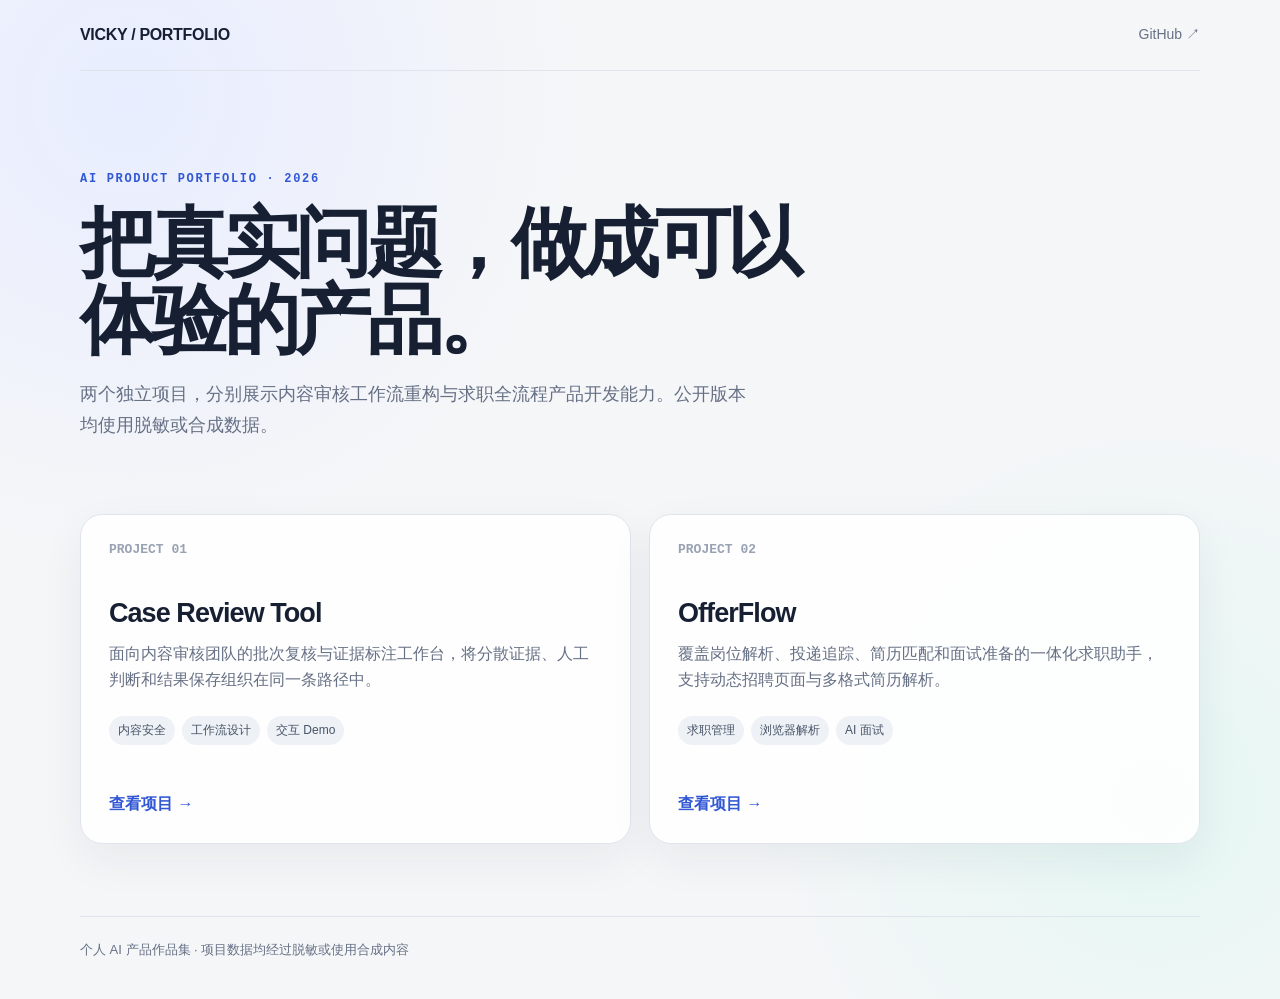
<file: index.html>
<!doctype html>
<html lang="zh-CN">
<head>
  <meta charset="utf-8">
  <meta name="viewport" content="width=device-width, initial-scale=1">
  <meta name="description" content="Vicky 的 AI 产品作品集：Case Review Tool 与 OfferFlow。">
  <title>Vicky · AI 产品作品集</title>
  <style>
    :root {
      color-scheme: light;
      --ink: #172033;
      --muted: #667085;
      --line: #dfe4ec;
      --paper: #f5f6f8;
      --card: rgba(255,255,255,.9);
      --accent: #3157d5;
    }
    * { box-sizing: border-box; }
    body {
      margin: 0;
      min-height: 100vh;
      color: var(--ink);
      background:
        radial-gradient(circle at 10% 10%, #e8edff 0, transparent 28rem),
        radial-gradient(circle at 90% 80%, #e5f7f3 0, transparent 25rem),
        var(--paper);
      font-family: Inter, "PingFang SC", "Microsoft YaHei", sans-serif;
    }
    a { color: inherit; text-decoration: none; }
    header, main, footer { width: min(1120px, calc(100% - 40px)); margin-inline: auto; }
    header {
      display: flex;
      align-items: center;
      justify-content: space-between;
      padding: 26px 0;
      border-bottom: 1px solid var(--line);
    }
    .brand { font-weight: 760; letter-spacing: -.02em; }
    .github { color: var(--muted); font-size: 14px; }
    .hero { padding: 88px 0 54px; }
    .eyebrow { color: var(--accent); font: 700 12px/1.4 ui-monospace, monospace; letter-spacing: .14em; text-transform: uppercase; }
    h1 { max-width: 760px; margin: 16px 0 20px; font-size: clamp(42px, 7vw, 76px); line-height: 1.02; letter-spacing: -.055em; }
    .lead { max-width: 680px; color: var(--muted); font-size: 18px; line-height: 1.75; }
    .grid { display: grid; grid-template-columns: repeat(2, minmax(0, 1fr)); gap: 18px; padding-bottom: 72px; }
    .card {
      display: flex;
      min-height: 330px;
      flex-direction: column;
      padding: 28px;
      border: 1px solid var(--line);
      border-radius: 22px;
      background: var(--card);
      box-shadow: 0 16px 45px rgba(23, 32, 51, .06);
      transition: transform .2s ease, box-shadow .2s ease;
    }
    .card:hover { transform: translateY(-5px); box-shadow: 0 22px 55px rgba(23, 32, 51, .11); }
    .number { color: #98a2b3; font: 600 13px/1 ui-monospace, monospace; }
    h2 { margin: 42px 0 12px; font-size: 27px; letter-spacing: -.035em; }
    .card p { margin: 0; color: var(--muted); line-height: 1.65; }
    .tags { display: flex; flex-wrap: wrap; gap: 7px; margin-top: 22px; }
    .tags span { padding: 6px 9px; border-radius: 999px; background: #eef1f6; color: #475467; font-size: 12px; }
    .open { margin-top: auto; padding-top: 28px; color: var(--accent); font-weight: 700; }
    footer { padding: 24px 0 40px; border-top: 1px solid var(--line); color: var(--muted); font-size: 13px; }
    @media (max-width: 820px) {
      .hero { padding-top: 56px; }
      .grid { grid-template-columns: 1fr; }
      .card { min-height: 260px; }
    }
  </style>
</head>
<body>
  <header>
    <a class="brand" href="./">VICKY / PORTFOLIO</a>
    <a class="github" href="https://github.com/4uiiowy/vicky-demo-repository">GitHub ↗</a>
  </header>
  <main>
    <section class="hero">
      <p class="eyebrow">AI Product Portfolio · 2026</p>
      <h1>把真实问题，做成可以体验的产品。</h1>
      <p class="lead">两个独立项目，分别展示内容审核工作流重构与求职全流程产品开发能力。公开版本均使用脱敏或合成数据。</p>
    </section>
    <section class="grid" aria-label="项目列表">
      <a class="card" href="./case-review-tool/">
        <span class="number">PROJECT 01</span>
        <h2>Case Review Tool</h2>
        <p>面向内容审核团队的批次复核与证据标注工作台，将分散证据、人工判断和结果保存组织在同一条路径中。</p>
        <div class="tags"><span>内容安全</span><span>工作流设计</span><span>交互 Demo</span></div>
        <span class="open">查看项目 →</span>
      </a>
      <a class="card" href="./offerflow/project.html">
        <span class="number">PROJECT 02</span>
        <h2>OfferFlow</h2>
        <p>覆盖岗位解析、投递追踪、简历匹配和面试准备的一体化求职助手，支持动态招聘页面与多格式简历解析。</p>
        <div class="tags"><span>求职管理</span><span>浏览器解析</span><span>AI 面试</span></div>
        <span class="open">查看项目 →</span>
      </a>
    </section>
  </main>
  <footer>个人 AI 产品作品集 · 项目数据均经过脱敏或使用合成内容</footer>
</body>
</html>
</file>
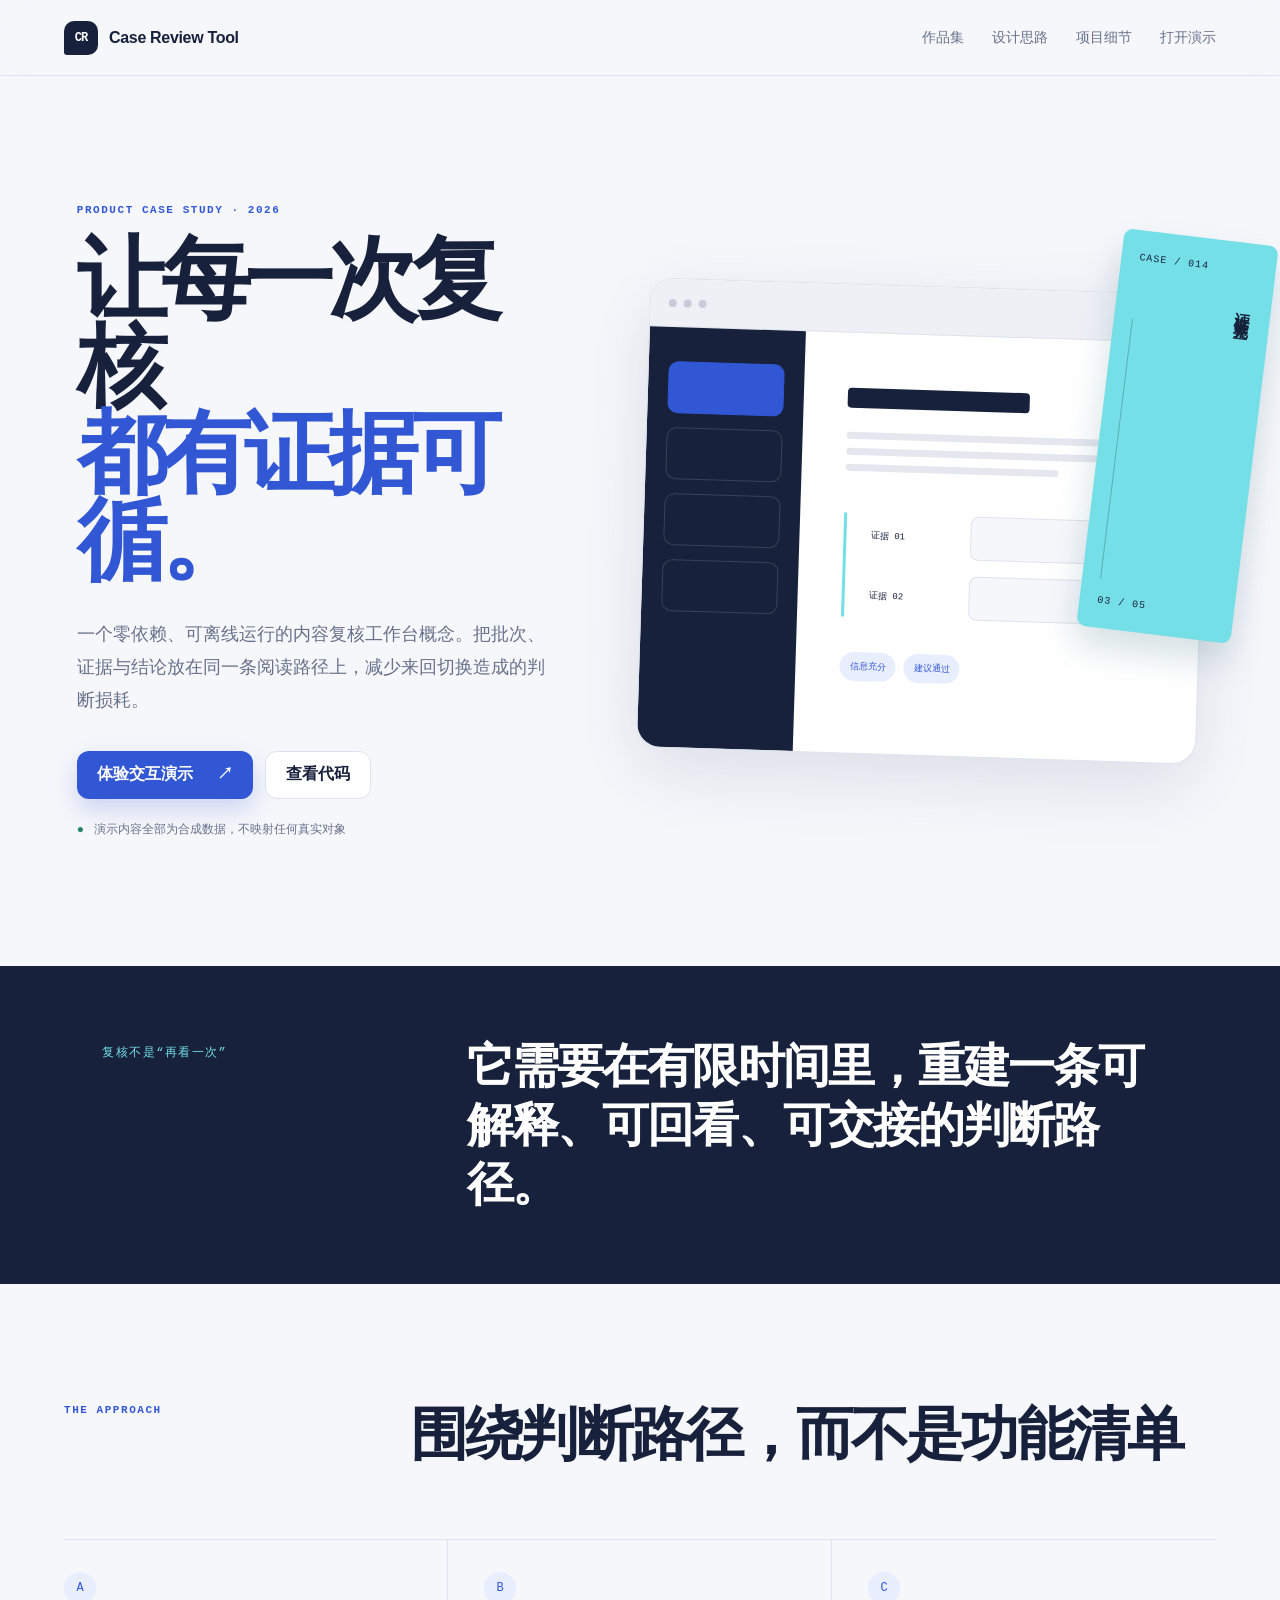
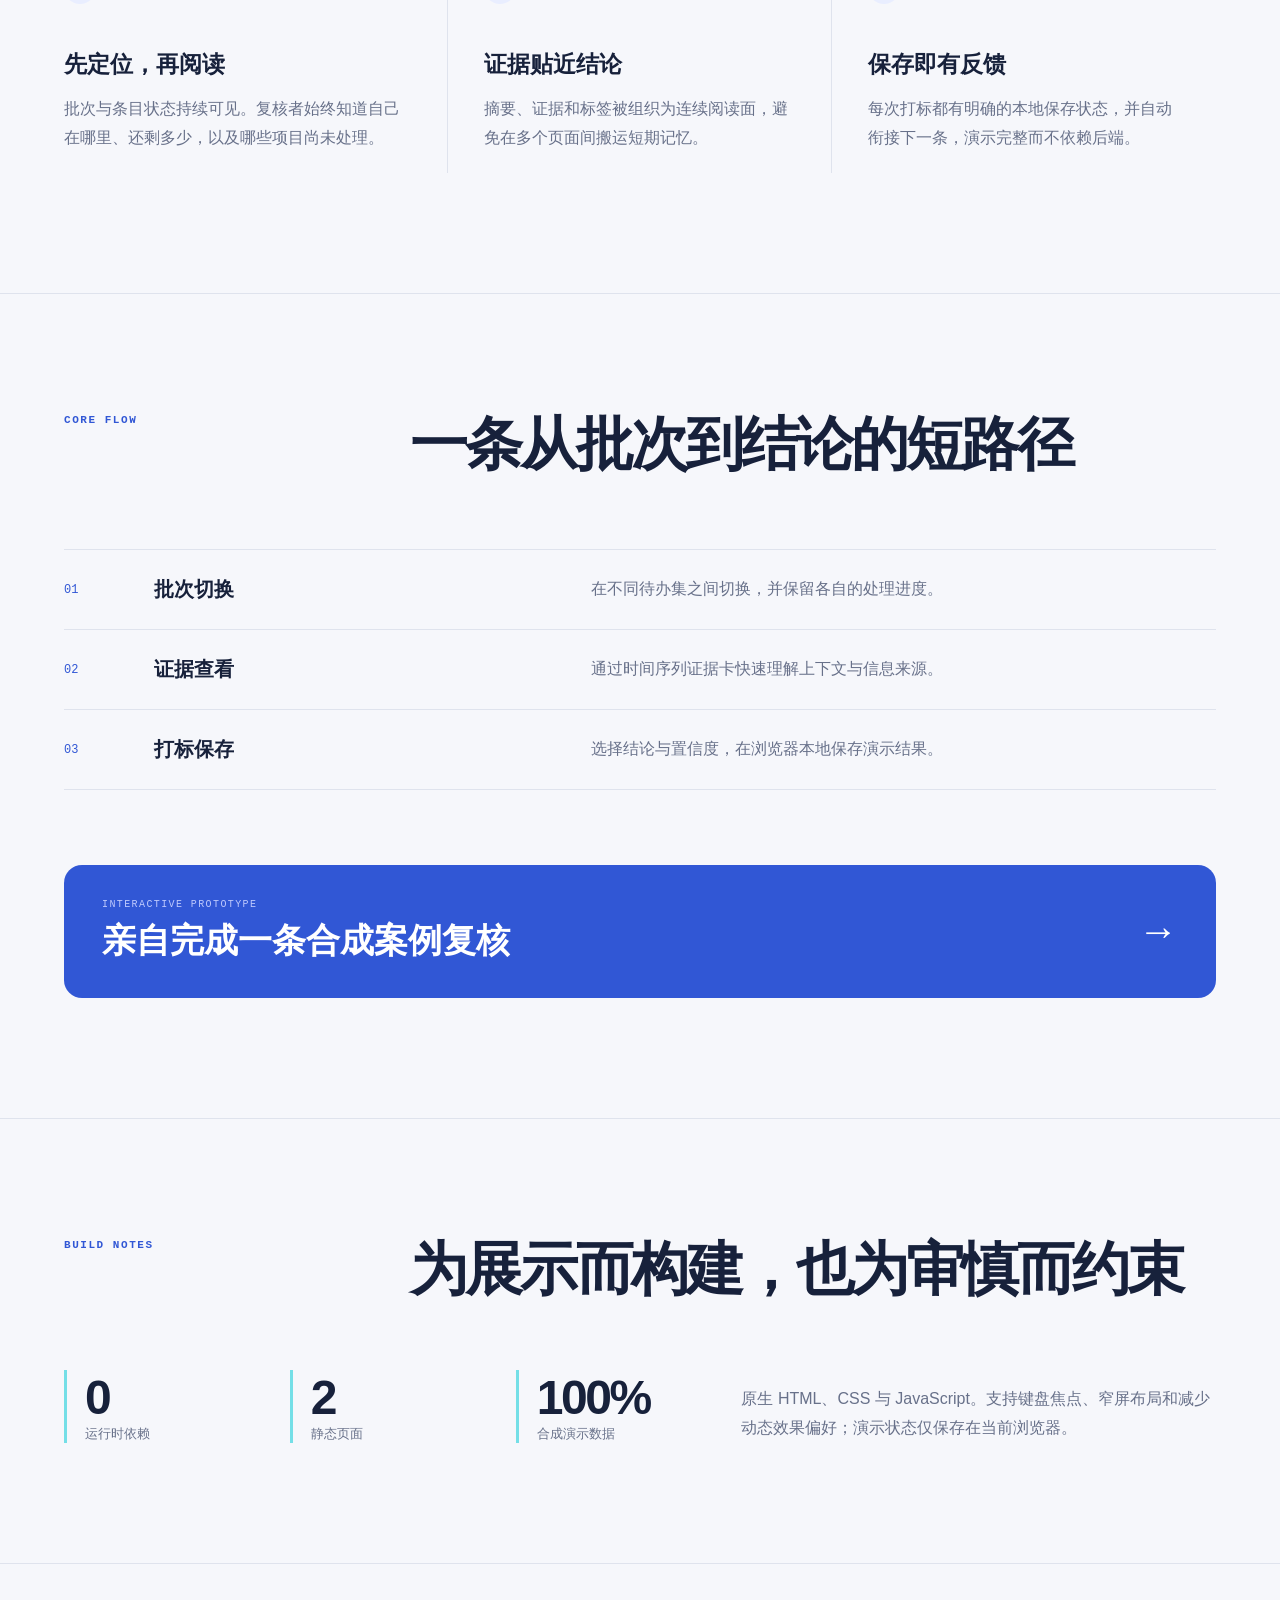
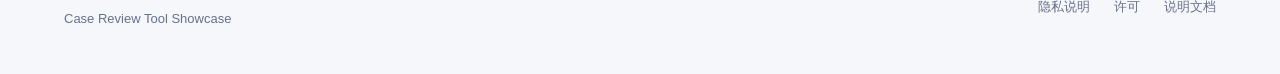
<file: case-review-tool/index.html>
<!-- Generated by Trae Work -->
<!doctype html>
<html lang="zh-CN">
<head>
  <meta charset="utf-8">
  <meta name="viewport" content="width=device-width, initial-scale=1">
  <meta name="description" content="Case Review Tool：面向内容审核团队的批次复核与证据标注工具作品集。页面仅使用合成数据。">
  <title>Case Review Tool — 让复核有据可循</title>
  <link rel="stylesheet" href="./assets/styles.css">
</head>
<body class="portfolio-page">
  <header class="site-header">
    <a class="wordmark" href="./index.html" aria-label="Case Review Tool 首页"><span class="wordmark-mark" aria-hidden="true">CR</span><span>Case Review Tool</span></a>
    <nav aria-label="主导航"><a href="../">作品集</a><a href="#approach">设计思路</a><a href="#details">项目细节</a><a href="./demo.html">打开演示</a></nav>
  </header>

  <main>
    <section class="hero" aria-labelledby="hero-title">
      <div class="hero-copy">
        <p class="eyebrow">Product case study · 2026</p>
        <h1 id="hero-title">让每一次复核<br><span>都有证据可循。</span></h1>
        <p class="hero-lede">一个零依赖、可离线运行的内容复核工作台概念。把批次、证据与结论放在同一条阅读路径上，减少来回切换造成的判断损耗。</p>
        <div class="hero-actions"><a class="button button-primary" href="./demo.html">体验交互演示 <span aria-hidden="true">↗</span></a><a class="button button-quiet" href="https://github.com/4uiiowy/vicky-demo-repository/tree/main/case-review-tool">查看代码</a></div>
        <p class="data-note"><span aria-hidden="true">●</span> 演示内容全部为合成数据，不映射任何真实对象</p>
      </div>
      <div class="hero-art" aria-label="产品界面抽象预览">
        <div class="case-strip" aria-hidden="true"><span>CASE / 014</span><strong>证据链完整</strong><i></i><span>03 / 05</span></div>
        <div class="preview-window">
          <div class="preview-bar"><i></i><i></i><i></i><span>REVIEW DESK</span></div>
          <div class="preview-body">
            <div class="preview-list"><span class="selected"></span><span></span><span></span><span></span></div>
            <div class="preview-content">
              <div class="preview-title"></div>
              <div class="preview-lines"><i></i><i></i><i></i></div>
              <div class="preview-evidence"><b>证据 01</b><span></span><b>证据 02</b><span></span></div>
              <div class="preview-tags"><em>信息充分</em><em>建议通过</em></div>
            </div>
          </div>
        </div>
      </div>
    </section>

    <section class="problem-band" aria-label="核心问题">
      <p>复核不是“再看一次”</p>
      <blockquote>它需要在有限时间里，重建一条可解释、可回看、可交接的判断路径。</blockquote>
    </section>

    <section class="approach section-shell" id="approach" aria-labelledby="approach-title">
      <div class="section-heading"><p class="eyebrow">The approach</p><h2 id="approach-title">围绕判断路径，而不是功能清单</h2></div>
      <div class="principle-grid">
        <article><span class="principle-index">A</span><h3>先定位，再阅读</h3><p>批次与条目状态持续可见。复核者始终知道自己在哪里、还剩多少，以及哪些项目尚未处理。</p></article>
        <article><span class="principle-index">B</span><h3>证据贴近结论</h3><p>摘要、证据和标签被组织为连续阅读面，避免在多个页面间搬运短期记忆。</p></article>
        <article><span class="principle-index">C</span><h3>保存即有反馈</h3><p>每次打标都有明确的本地保存状态，并自动衔接下一条，演示完整而不依赖后端。</p></article>
      </div>
    </section>

    <section class="workflow section-shell" id="details" aria-labelledby="workflow-title">
      <div class="section-heading"><p class="eyebrow">Core flow</p><h2 id="workflow-title">一条从批次到结论的短路径</h2></div>
      <ol class="flow-list">
        <li><span>批次切换</span><p>在不同待办集之间切换，并保留各自的处理进度。</p></li>
        <li><span>证据查看</span><p>通过时间序列证据卡快速理解上下文与信息来源。</p></li>
        <li><span>打标保存</span><p>选择结论与置信度，在浏览器本地保存演示结果。</p></li>
      </ol>
      <a class="demo-callout" href="./demo.html"><span><small>Interactive prototype</small><strong>亲自完成一条合成案例复核</strong></span><b aria-hidden="true">→</b></a>
    </section>

    <section class="tech-notes section-shell" aria-labelledby="tech-title">
      <div class="section-heading"><p class="eyebrow">Build notes</p><h2 id="tech-title">为展示而构建，也为审慎而约束</h2></div>
      <div class="tech-grid">
        <div><strong>0</strong><span>运行时依赖</span></div><div><strong>2</strong><span>静态页面</span></div><div><strong>100%</strong><span>合成演示数据</span></div>
        <p>原生 HTML、CSS 与 JavaScript。支持键盘焦点、窄屏布局和减少动态效果偏好；演示状态仅保存在当前浏览器。</p>
      </div>
    </section>
  </main>

  <footer><p>Case Review Tool Showcase</p><div><a href="./PRIVACY.md">隐私说明</a><a href="../LICENSE">许可</a><a href="./README.md">说明文档</a></div></footer>
</body>
</html>
</file>
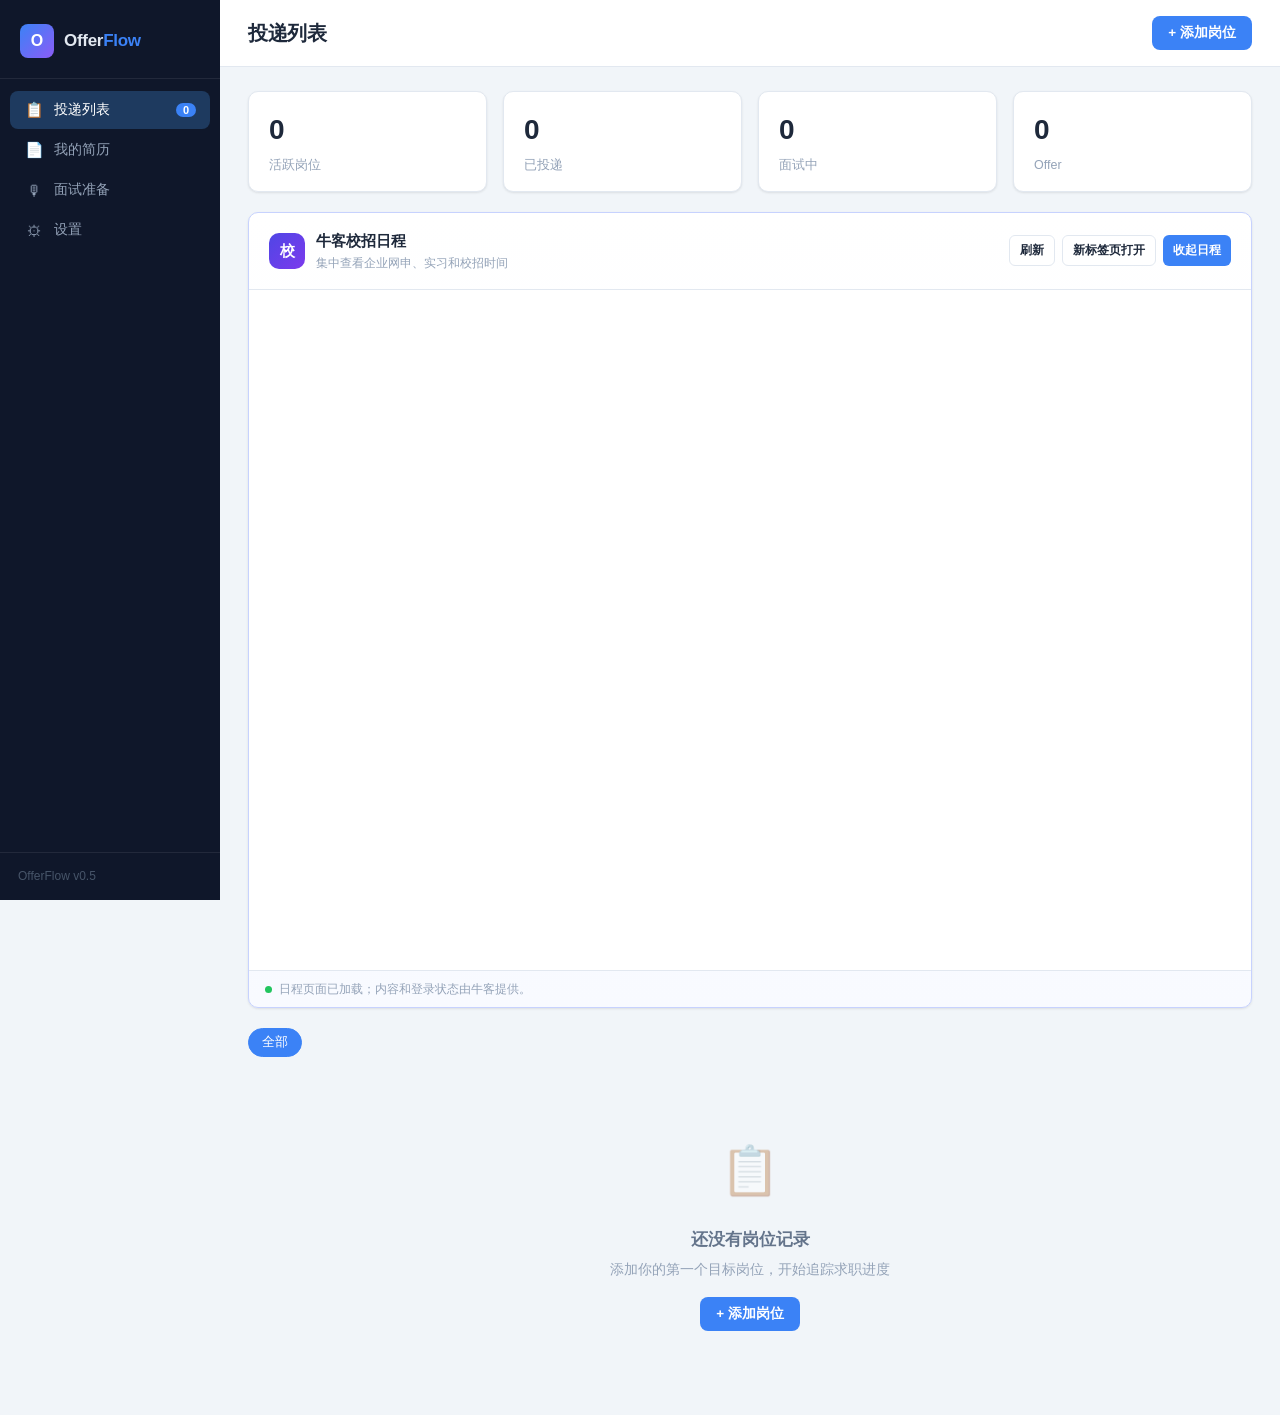
<file: offerflow/index.html>
<!DOCTYPE html>
<html lang="zh-CN">
<head>
<meta charset="UTF-8">
<meta name="viewport" content="width=device-width, initial-scale=1.0">
<title>OfferFlow — 个人求职管理</title>
<style>
/* ========== CSS Variables & Reset ========== */
:root {
  --bg: #f1f5f9;
  --sidebar-bg: #0f172a;
  --sidebar-hover: #1e293b;
  --sidebar-active: #1e3a5f;
  --card: #ffffff;
  --card-border: #e2e8f0;
  --text: #1e293b;
  --text-secondary: #64748b;
  --text-muted: #94a3b8;
  --primary: #3b82f6;
  --primary-hover: #2563eb;
  --primary-light: #eff6ff;
  --amber: #f59e0b;
  --amber-light: #fffbeb;
  --green: #22c55e;
  --green-light: #f0fdf4;
  --red: #ef4444;
  --red-light: #fef2f2;
  --purple: #8b5cf6;
  --purple-light: #f5f3ff;
  --slate: #64748b;
  --slate-light: #f8fafc;
  --radius: 10px;
  --radius-sm: 6px;
  --shadow: 0 1px 3px rgba(0,0,0,.06),0 1px 2px rgba(0,0,0,.04);
  --shadow-md: 0 4px 12px rgba(0,0,0,.08);
  --shadow-lg: 0 10px 30px rgba(0,0,0,.12);
  --transition: 180ms cubic-bezier(.4,0,.2,1);
  --font: -apple-system,BlinkMacSystemFont,"Segoe UI",Roboto,"Noto Sans SC","PingFang SC","Microsoft YaHei",sans-serif;
  --font-mono: "SF Mono","Fira Code","Fira Mono","Roboto Mono",monospace;
}

*,*::before,*::after{box-sizing:border-box;margin:0;padding:0}
html{font-size:15px;line-height:1.6;-webkit-font-smoothing:antialiased}
body{font-family:var(--font);background:var(--bg);color:var(--text);min-height:100vh;display:flex}
a{color:var(--primary);text-decoration:none}
button{cursor:pointer;font-family:inherit;font-size:inherit;border:none;background:none}
input,textarea,select{font-family:inherit;font-size:inherit}
ul,ol{list-style:none}

/* ========== Sidebar ========== */
.sidebar {
  width: 220px; min-width: 220px; background: var(--sidebar-bg); color: #e2e8f0;
  display: flex; flex-direction: column; position: sticky; top: 0; height: 100vh;
  z-index: 100; user-select: none;
}
.sidebar-brand {
  padding: 24px 20px 20px; display: flex; align-items: center; gap: 10px;
  border-bottom: 1px solid rgba(255,255,255,.08);
}
.sidebar-brand .logo {
  width: 34px; height: 34px; background: linear-gradient(135deg,var(--primary),var(--purple));
  border-radius: 8px; display: flex; align-items: center; justify-content: center;
  font-size: 16px; font-weight: 700; color: #fff;
}
.sidebar-brand .name { font-size: 17px; font-weight: 700; letter-spacing: -.3px; }
.sidebar-brand .name span { color: var(--primary); }
.sidebar-nav { flex: 1; padding: 12px 10px; display: flex; flex-direction: column; gap: 2px; }
.sidebar-nav button {
  display: flex; align-items: center; gap: 10px; width: 100%; padding: 10px 14px;
  border-radius: 8px; color: #94a3b8; font-size: 14px; font-weight: 500;
  transition: var(--transition); text-align: left;
}
.sidebar-nav button:hover { background: var(--sidebar-hover); color: #e2e8f0; }
.sidebar-nav button.active { background: var(--sidebar-active); color: #fff; }
.sidebar-nav button .icon { width: 20px; text-align: center; font-size: 15px; flex-shrink: 0; }
.sidebar-nav .badge {
  margin-left: auto; background: var(--primary); color: #fff; font-size: 11px;
  padding: 1px 7px; border-radius: 10px; font-weight: 600; min-width: 20px; text-align: center;
}
.sidebar-footer { padding: 14px 18px; border-top: 1px solid rgba(255,255,255,.08); font-size: 12px; color: #475569; }

/* ========== Main ========== */
.main { flex: 1; min-width: 0; display: flex; flex-direction: column; }
.topbar {
  padding: 16px 28px; background: var(--card); border-bottom: 1px solid var(--card-border);
  display: flex; align-items: center; justify-content: space-between; position: sticky; top: 0; z-index: 50;
}
.topbar h1 { font-size: 20px; font-weight: 700; letter-spacing: -.3px; }
.topbar-actions { display: flex; gap: 8px; align-items: center; }
.content { padding: 24px 28px; flex: 1; overflow-y: auto; }

/* ========== Buttons ========== */
.btn {
  display: inline-flex; align-items: center; gap: 6px; padding: 8px 16px; border-radius: 8px;
  font-size: 13.5px; font-weight: 600; transition: var(--transition); white-space: nowrap;
}
.btn-primary { background: var(--primary); color: #fff; }
.btn-primary:hover { background: var(--primary-hover); box-shadow: var(--shadow-md); }
.btn-outline { border: 1.5px solid var(--card-border); color: var(--text); background: var(--card); }
.btn-outline:hover { border-color: var(--primary); color: var(--primary); background: var(--primary-light); }
.btn-ghost { color: var(--text-secondary); }
.btn-ghost:hover { color: var(--text); background: #f1f5f9; }
.btn-sm { padding: 5px 10px; font-size: 12px; border-radius: 6px; }
.btn-danger { color: var(--red); }
.btn-danger:hover { background: var(--red-light); }

/* ========== Cards ========== */
.card {
  background: var(--card); border: 1px solid var(--card-border); border-radius: var(--radius);
  box-shadow: var(--shadow); transition: var(--transition);
}
.card:hover { box-shadow: var(--shadow-md); }
.card-header {
  padding: 16px 20px; border-bottom: 1px solid var(--card-border);
  display: flex; align-items: center; justify-content: space-between;
}
.card-header h3 { font-size: 15px; font-weight: 600; }
.card-body { padding: 20px; }

/* ========== Status Badge ========== */
.status-badge {
  display: inline-flex; align-items: center; gap: 5px; padding: 3px 10px; border-radius: 20px;
  font-size: 12px; font-weight: 600; letter-spacing: .2px; white-space: nowrap;
}
.status-badge::before { content: ""; width: 7px; height: 7px; border-radius: 50%; flex-shrink: 0; }
.status-preparing { background: #f1f5f9; color: #475569; }
.status-preparing::before { background: #94a3b8; }
.status-applied { background: var(--primary-light); color: #1d4ed8; }
.status-applied::before { background: var(--primary); }
.status-screening { background: var(--purple-light); color: #6d28d9; }
.status-screening::before { background: var(--purple); }
.status-written_test { background: var(--amber-light); color: #b45309; }
.status-written_test::before { background: var(--amber); }
.status-interview { background: #ecfdf5; color: #047857; }
.status-interview::before { background: var(--green); }
.status-offer { background: #ecfdf5; color: #047857; }
.status-offer::before { background: var(--green); }
.status-rejected { background: var(--red-light); color: #b91c1c; }
.status-rejected::before { background: var(--red); }
.status-withdrawn { background: #f1f5f9; color: #64748b; }
.status-withdrawn::before { background: #94a3b8; }

/* ========== Job List ========== */
.job-list { display: flex; flex-direction: column; gap: 10px; }
.job-item {
  position: relative; display: flex; align-items: center; gap: 16px; padding: 16px 20px;
  cursor: pointer; border: 1px solid var(--card-border); border-radius: var(--radius);
  background: var(--card); box-shadow: var(--shadow); transition: var(--transition);
}
.job-item:hover { border-color: var(--primary); box-shadow: var(--shadow-md); transform: translateY(-1px); }
.job-item .jp-company { font-size: 15px; font-weight: 600; color: var(--text); min-width: 140px; }
.job-item .jp-position { font-size: 14px; color: var(--text-secondary); min-width: 150px; }
.job-item .jp-status { flex-shrink: 0; }
.job-item .jp-meta { margin-left: auto; display: flex; flex-direction: column; align-items: flex-end; gap: 2px; }
.job-item .jp-date { font-size: 12px; color: var(--text-muted); }
.job-item .jp-next { font-size: 12px; color: var(--amber); font-weight: 500; }
.job-item .jp-arrow { color: var(--text-muted); font-size: 14px; flex-shrink: 0; }

.schedule-panel {
  margin-bottom: 20px; overflow: hidden; border-color: #c7d2fe;
  background: linear-gradient(180deg,#fff 0%,#f8faff 100%);
}
.schedule-panel .card-header { gap: 16px; flex-wrap: wrap; }
.schedule-title { display: flex; align-items: center; gap: 11px; min-width: 0; }
.schedule-mark {
  width: 36px; height: 36px; border-radius: 10px; display: grid; place-items: center;
  color: #fff; font-weight: 800; background: linear-gradient(135deg,#4f46e5,#7c3aed);
}
.schedule-title h3 { font-size: 15px; }
.schedule-title p { margin-top: 1px; font-size: 12px; color: var(--text-muted); }
.schedule-actions { display: flex; gap: 7px; margin-left: auto; flex-wrap: wrap; }
.schedule-frame-wrap { position: relative; min-height: 640px; background: #fff; }
.schedule-frame {
  display: block; width: 100%; height: 680px; border: 0; background: #fff;
}
.schedule-status {
  display: flex; align-items: center; gap: 7px; padding: 9px 16px;
  border-top: 1px solid var(--card-border); color: var(--text-muted); font-size: 11.5px;
}
.schedule-status-dot { width: 7px; height: 7px; border-radius: 50%; background: var(--amber); }
.schedule-status.loaded .schedule-status-dot { background: var(--green); }
.schedule-fallback {
  display: none; padding: 32px 20px; text-align: center; color: var(--text-secondary);
}
.schedule-fallback strong { display: block; margin-bottom: 5px; color: var(--text); }

.empty-state { text-align: center; padding: 60px 20px; color: var(--text-muted); }
.empty-state .icon { font-size: 48px; display: block; margin-bottom: 16px; opacity: .4; }
.empty-state h3 { font-size: 17px; font-weight: 600; color: var(--text-secondary); margin-bottom: 6px; }
.empty-state p { font-size: 13.5px; max-width: 320px; margin: 0 auto 16px; }

/* ========== Job Detail ========== */
.detail-grid { display: grid; grid-template-columns: 1fr 1fr; gap: 20px; }
.detail-full { grid-column: 1 / -1; }
.detail-header { display: flex; align-items: flex-start; justify-content: space-between; margin-bottom: 20px; }
.detail-header h2 { font-size: 22px; font-weight: 700; letter-spacing: -.3px; }
.detail-header .meta { font-size: 13px; color: var(--text-secondary); margin-top: 4px; }
.detail-actions { display: flex; gap: 8px; }

/* ========== Timeline ========== */
.timeline { position: relative; padding-left: 28px; }
.timeline::before {
  content: ""; position: absolute; left: 11px; top: 4px; bottom: 4px;
  width: 2px; background: var(--card-border); border-radius: 1px;
}
.timeline-item { position: relative; padding-bottom: 18px; }
.timeline-item:last-child { padding-bottom: 0; }
.timeline-item::before {
  content: ""; position: absolute; left: -21px; top: 6px;
  width: 10px; height: 10px; border-radius: 50%; background: var(--card-border);
  border: 2px solid var(--card); z-index: 1;
}
.timeline-item.current::before { background: var(--primary); box-shadow: 0 0 0 3px rgba(59,130,246,.2); }
.timeline-item.past::before { background: var(--green); }
.timeline-item .tl-date { font-size: 12px; color: var(--text-muted); font-weight: 500; }
.timeline-item .tl-status { font-size: 14px; font-weight: 600; margin: 2px 0; }
.timeline-item .tl-note { font-size: 13px; color: var(--text-secondary); margin-top: 2px; }

/* ========== Match Panel ========== */
.match-item {
  padding: 14px 16px; border-radius: 8px; margin-bottom: 8px;
  border-left: 3px solid transparent;
}
.match-item.direct { background: var(--green-light); border-left-color: var(--green); }
.match-item.adjacent { background: var(--amber-light); border-left-color: var(--amber); }
.match-item.missing { background: var(--red-light); border-left-color: var(--red); }
.match-item .match-label {
  display: inline-block; padding: 2px 8px; border-radius: 4px;
  font-size: 11px; font-weight: 700; margin-bottom: 6px; text-transform: uppercase; letter-spacing: .3px;
}
.match-item.direct .match-label { background: #bbf7d0; color: #166534; }
.match-item.adjacent .match-label { background: #fde68a; color: #92400e; }
.match-item.missing .match-label { background: #fecaca; color: #991b1b; }
.match-item .match-jd { font-size: 13.5px; color: var(--text); font-weight: 500; margin-bottom: 4px; }
.match-item .match-resume { font-size: 13px; color: var(--text-secondary); }
.match-item .match-suggestion { font-size: 12.5px; color: var(--primary); margin-top: 6px; font-style: italic; }

/* ========== Self Intro ========== */
.intro-block {
  background: #f8fafc; border: 1px solid var(--card-border); border-radius: var(--radius);
  padding: 20px; line-height: 1.9; font-size: 14px; white-space: pre-wrap;
}
.intro-block .source {
  display: inline-block; font-size: 11px; color: var(--primary); background: var(--primary-light);
  padding: 1px 6px; border-radius: 4px; margin-left: 4px; cursor: help;
}

/* ========== Resume ========== */
.resume-editor { min-height: 300px; }
.resume-stats { display: flex; gap: 16px; margin-top: 12px; font-size: 12px; color: var(--text-muted); }
.resume-version-list { display: flex; flex-direction: column; gap: 8px; margin-top: 16px; }
.resume-version-item {
  display: flex; align-items: center; justify-content: space-between;
  padding: 10px 14px; border: 1px solid var(--card-border); border-radius: 8px;
  font-size: 13px; transition: var(--transition);
}
.resume-version-item:hover { border-color: var(--primary); }
.resume-upload {
  display: flex; align-items: center; justify-content: space-between; gap: 16px;
  padding: 16px; margin-bottom: 14px; border: 1px dashed #93c5fd;
  border-radius: var(--radius); background: var(--primary-light);
}
.resume-upload-meta { min-width: 0; }
.resume-upload-meta strong { display: block; font-size: 14px; color: var(--text); }
.resume-upload-meta span { display: block; margin-top: 3px; font-size: 12px; color: var(--text-secondary); }
.resume-upload-actions { display: flex; gap: 8px; flex-shrink: 0; }

/* ========== Interview Studio ========== */
.interview-hero {
  padding: 22px; margin-bottom: 18px; border-radius: 14px;
  color: #e0e7ff; background: linear-gradient(125deg,#172554,#312e81 58%,#4c1d95);
  box-shadow: var(--shadow-md);
}
.interview-hero h2 { color: #fff; font-size: 20px; margin-bottom: 6px; }
.interview-hero p { max-width: 720px; font-size: 13px; color: #c7d2fe; }
.interview-toolbar { display: flex; gap: 10px; align-items: end; margin-top: 18px; flex-wrap: wrap; }
.interview-toolbar .form-group { flex: 1; min-width: 260px; margin: 0; }
.interview-toolbar label { color: #c7d2fe; }
.interview-grid { display: grid; grid-template-columns: minmax(0,1.4fr) minmax(260px,.6fr); gap: 18px; }
.competency-list { display: flex; flex-wrap: wrap; gap: 7px; margin: 12px 0 18px; }
.competency-chip { padding: 5px 10px; border-radius: 999px; background: var(--purple-light); color: #6d28d9; font-size: 12px; font-weight: 600; }
.question-card { border: 1px solid var(--card-border); border-radius: 10px; padding: 16px; margin-bottom: 10px; }
.question-card.current { border-color: #818cf8; box-shadow: 0 0 0 3px rgba(99,102,241,.1); }
.question-meta { display: flex; gap: 7px; align-items: center; margin-bottom: 8px; font-size: 11px; color: var(--text-muted); }
.question-type { padding: 2px 7px; border-radius: 4px; color: #4338ca; background: #e0e7ff; font-weight: 700; }
.question-source { padding: 2px 7px; border-radius: 4px; color: #0369a1; background: #e0f2fe; font-weight: 700; }
.question-status { margin-left: auto; color: #92400e; }
.question-status.approved { color: #15803d; }
.question-text { font-size: 14px; font-weight: 600; line-height: 1.7; }
.question-probe { margin-top: 7px; color: var(--text-secondary); font-size: 12px; }
.question-evidence { margin-top: 10px; padding: 9px 11px; border-radius: 7px; background: #f8fafc; color: #475569; font-size: 12px; line-height: 1.6; }
.reference-answer { margin-top: 14px; border: 1px solid #c7d2fe; border-radius: 9px; background: #f5f7ff; overflow: hidden; }
.reference-answer summary { padding: 10px 12px; color: #4338ca; font-size: 13px; font-weight: 700; cursor: pointer; }
.reference-answer-content { padding: 0 12px 12px; white-space: pre-wrap; color: #334155; font-size: 13px; line-height: 1.75; }
.draft-actions { display: flex; justify-content: flex-end; margin-top: 10px; }
.scorecard-row { padding: 10px 0; border-bottom: 1px solid var(--card-border); }
.scorecard-row:last-child { border-bottom: 0; }
.scorecard-row strong { display: block; font-size: 13px; margin-bottom: 3px; }
.scorecard-row span { font-size: 12px; color: var(--text-secondary); }
.coach-feedback { padding: 14px; margin-top: 12px; border-radius: 9px; background: #f8fafc; border-left: 3px solid var(--primary); }
.coach-feedback h4 { font-size: 13px; margin: 10px 0 4px; }
.coach-feedback h4:first-child { margin-top: 0; }
.coach-feedback p { font-size: 13px; color: var(--text-secondary); white-space: pre-wrap; }

/* ========== Settings ========== */
.settings-section { margin-bottom: 28px; }
.settings-section h3 { font-size: 15px; font-weight: 600; margin-bottom: 12px; }
.settings-section p { font-size: 13px; color: var(--text-secondary); margin-bottom: 12px; }
.settings-row { display: flex; align-items: center; gap: 12px; margin-bottom: 10px; }

/* ========== Modal ========== */
.modal-overlay {
  position: fixed; inset: 0; background: rgba(15,23,42,.5); z-index: 200;
  display: flex; align-items: center; justify-content: center; animation: fadeIn .15s;
  backdrop-filter: blur(2px);
}
.modal {
  background: var(--card); border-radius: 14px; box-shadow: var(--shadow-lg);
  width: 90%; max-width: 600px; max-height: 85vh; overflow-y: auto; animation: slideUp .2s;
}
.modal-header {
  padding: 18px 24px; border-bottom: 1px solid var(--card-border);
  display: flex; align-items: center; justify-content: space-between; position: sticky; top: 0; background: var(--card);
  border-radius: 14px 14px 0 0;
}
.modal-header h2 { font-size: 17px; font-weight: 700; }
.modal-body { padding: 24px; }
.modal-footer {
  padding: 14px 24px; border-top: 1px solid var(--card-border); display: flex; gap: 8px;
  justify-content: flex-end; position: sticky; bottom: 0; background: var(--card);
  border-radius: 0 0 14px 14px;
}

/* ========== Form ========== */
.form-group { margin-bottom: 16px; }
.form-group label { display: block; font-size: 13px; font-weight: 600; margin-bottom: 5px; color: var(--text); }
.form-group .hint { font-size: 11.5px; color: var(--text-muted); margin-top: 3px; }
.form-input,.form-select,.form-textarea {
  width: 100%; padding: 9px 13px; border: 1.5px solid var(--card-border); border-radius: 8px;
  font-size: 14px; color: var(--text); background: var(--card); transition: var(--transition);
  outline: none;
}
.form-input:focus,.form-select:focus,.form-textarea:focus { border-color: var(--primary); box-shadow: 0 0 0 3px rgba(59,130,246,.12); }
.form-textarea { resize: vertical; min-height: 100px; line-height: 1.6; }
.link-import {
  padding: 14px; margin-bottom: 18px; border: 1px solid #bfdbfe; border-radius: 10px;
  background: linear-gradient(135deg,#eff6ff 0%,#f8fafc 100%);
}
.link-import-row { display: flex; gap: 8px; align-items: stretch; }
.link-import-row .form-input { flex: 1; background: #fff; }
.parse-status {
  display: none; margin-top: 9px; padding: 8px 10px; border-radius: 7px;
  font-size: 12px; line-height: 1.5;
}
.parse-status.loading,.parse-status.info { display: block; background: #fff; color: #475569; border: 1px solid #dbeafe; }
.parse-status.success { display: block; background: var(--green-light); color: #166534; border: 1px solid #bbf7d0; }
.parse-status.error { display: block; background: var(--amber-light); color: #92400e; border: 1px solid #fde68a; }

/* ========== Toast ========== */
.toast-container { position: fixed; top: 20px; right: 20px; z-index: 300; display: flex; flex-direction: column; gap: 8px; }
.toast {
  padding: 12px 18px; border-radius: 10px; font-size: 13.5px; font-weight: 500;
  box-shadow: var(--shadow-lg); animation: slideIn .25s; max-width: 360px;
  display: flex; align-items: center; gap: 8px;
}
.toast-success { background: #ecfdf5; color: #065f46; border: 1px solid #a7f3d0; }
.toast-error { background: var(--red-light); color: #991b1b; border: 1px solid #fecaca; }
.toast-info { background: var(--primary-light); color: #1e40af; border: 1px solid #bfdbfe; }

/* ========== Filter Bar ========== */
.filter-bar { display: flex; gap: 8px; margin-bottom: 16px; flex-wrap: wrap; }
.filter-chip {
  padding: 5px 13px; border-radius: 20px; font-size: 12.5px; font-weight: 500;
  border: 1.5px solid var(--card-border); color: var(--text-secondary); transition: var(--transition);
}
.filter-chip:hover { border-color: var(--primary); color: var(--primary); }
.filter-chip.active { background: var(--primary); color: #fff; border-color: var(--primary); }

/* ========== Stats Bar ========== */
.stats-bar {
  display: flex; gap: 16px; margin-bottom: 20px; flex-wrap: wrap;
}
.stat-card {
  flex: 1; min-width: 120px; padding: 16px 20px; border-radius: var(--radius);
  background: var(--card); border: 1px solid var(--card-border); box-shadow: var(--shadow);
}
.stat-card .stat-num { font-size: 28px; font-weight: 800; letter-spacing: -1px; color: var(--text); }
.stat-card .stat-label { font-size: 12.5px; color: var(--text-muted); margin-top: 2px; font-weight: 500; }

/* ========== Animations ========== */
@keyframes fadeIn { from{opacity:0} to{opacity:1} }
@keyframes slideUp { from{opacity:0;transform:translateY(16px)} to{opacity:1;transform:translateY(0)} }
@keyframes slideIn { from{opacity:0;transform:translateX(40px)} to{opacity:1;transform:translateX(0)} }

/* ========== Responsive ========== */
@media (max-width: 768px) {
  .sidebar { width: 60px; min-width: 60px; }
  .sidebar-brand .name { display: none; }
  .sidebar-nav button span:not(.icon) { display: none; }
  .sidebar-nav .badge { display: none; }
  .detail-grid { grid-template-columns: 1fr; }
  .content { padding: 16px; }
  .interview-grid { grid-template-columns: 1fr; }
  .resume-upload { align-items: flex-start; flex-direction: column; }
  .topbar { padding: 12px 16px; }
  .topbar { align-items: flex-start; gap: 10px; flex-wrap: wrap; }
  .topbar-actions { width: 100%; overflow-x: auto; padding-bottom: 2px; }
  .stats-bar { flex-direction: column; }
  .link-import-row { flex-direction: column; }
  .schedule-panel .card-header { align-items: flex-start; }
  .schedule-actions { width: 100%; margin-left: 0; }
  .schedule-actions .btn { flex: 1; justify-content: center; }
  .schedule-frame-wrap { min-height: 500px; }
  .schedule-frame { height: 540px; }
  .job-item { align-items: flex-start; gap: 8px; flex-wrap: wrap; padding: 14px; }
  .job-item .jp-company,.job-item .jp-position { min-width: 0; width: calc(100% - 28px); }
  .job-item .jp-meta { width: 100%; margin-left: 0; align-items: flex-start; }
  .job-item .jp-arrow { position: absolute; right: 16px; }
  .detail-tabs { overflow-x: auto; scrollbar-width: thin; }
  .detail-tab { flex: 0 0 auto; padding: 10px 13px; }
  .detail-header { gap: 12px; flex-direction: column; }
  .detail-actions { width: 100%; overflow-x: auto; }
}

@media (max-width: 420px) {
  .content { padding: 14px 12px; }
  .sidebar { width: 54px; min-width: 54px; }
  .sidebar-nav { padding-left: 7px; padding-right: 7px; }
  .sidebar-nav button { padding-left: 10px; padding-right: 10px; }
  .card-body { padding: 16px; }
  .modal { width: calc(100% - 20px); max-height: 92vh; }
  .modal-body { padding: 18px; }
  .schedule-frame { height: 500px; }
}

@media (prefers-reduced-motion: reduce) {
  *,*::before,*::after { animation-duration: .01ms !important; transition-duration: .01ms !important; }
}

/* ========== Section header ========== */
.section-top { display: flex; align-items: center; justify-content: space-between; margin-bottom: 16px; }
.section-top h2 { font-size: 18px; font-weight: 700; }

/* ========== Confirm dialog ========== */
.confirm-overlay { position: fixed; inset: 0; background: rgba(15,23,42,.5); z-index: 250; display: flex; align-items: center; justify-content: center; }
.confirm-box { background: var(--card); border-radius: 14px; padding: 24px; max-width: 400px; width: 90%; box-shadow: var(--shadow-lg); }
.confirm-box h3 { font-size: 16px; font-weight: 700; margin-bottom: 8px; }
.confirm-box p { font-size: 14px; color: var(--text-secondary); margin-bottom: 18px; }
.confirm-box .actions { display: flex; gap: 8px; justify-content: flex-end; }

/* Tabs inside detail */
.detail-tabs { display: flex; gap: 0; border-bottom: 1.5px solid var(--card-border); margin-bottom: 16px; }
.detail-tab {
  padding: 10px 18px; font-size: 13.5px; font-weight: 600; color: var(--text-muted);
  border-bottom: 2.5px solid transparent; transition: var(--transition); margin-bottom: -1.5px;
}
.detail-tab:hover { color: var(--text-secondary); }
.detail-tab.active { color: var(--primary); border-bottom-color: var(--primary); }

/* JD highlight */
.jd-display { white-space: pre-wrap; line-height: 1.8; font-size: 13.5px; max-height: 400px; overflow-y: auto; padding: 14px; background: #f8fafc; border-radius: 8px; border: 1px solid var(--card-border); }
</style>
</head>
<body>

<!-- Sidebar -->
<aside class="sidebar">
  <div class="sidebar-brand">
    <div class="logo">O</div>
    <div class="name">Offer<span>Flow</span></div>
  </div>
  <nav class="sidebar-nav">
    <button data-view="list" class="active" onclick="navigate('list')">
      <span class="icon">&#x1F4CB;</span> <span>投递列表</span>
      <span class="badge" id="jobCount">0</span>
    </button>
    <button data-view="resume" onclick="navigate('resume')">
      <span class="icon">&#x1F4C4;</span> <span>我的简历</span>
    </button>
    <button data-view="interview" onclick="navigate('interview')">
      <span class="icon">&#x1F399;</span> <span>面试准备</span>
    </button>
    <button data-view="settings" onclick="navigate('settings')">
      <span class="icon">&#x2699;</span> <span>设置</span>
    </button>
  </nav>
  <div class="sidebar-footer">OfferFlow v0.5</div>
</aside>

<!-- Main -->
<div class="main">
  <div class="topbar" id="topbar">
    <h1 id="pageTitle">投递列表</h1>
    <div class="topbar-actions" id="topbarActions"></div>
  </div>
  <div class="content" id="content"></div>
</div>

<!-- Toast container -->
<div class="toast-container" id="toastContainer"></div>

<script>
// ========== OFFERFLOW APP ==========
const STORAGE_KEY = 'offerflow_data_v0.5';

const STATUS_MAP = {
  preparing:  { label: '准备投递', cls: 'status-preparing', icon: '○' },
  applied:    { label: '已投递',   cls: 'status-applied',   icon: '●' },
  screening:  { label: '简历筛选', cls: 'status-screening', icon: '◆' },
  written_test: { label: '笔试',   cls: 'status-written_test', icon: '◈' },
  interview_1:  { label: '一面',   cls: 'status-interview', icon: '▶' },
  interview_2:  { label: '二面',   cls: 'status-interview', icon: '▶' },
  interview_3:  { label: '三面',   cls: 'status-interview', icon: '▶' },
  hr_round:   { label: 'HR面',    cls: 'status-screening', icon: '◈' },
  offer:      { label: 'Offer',   cls: 'status-offer',      icon: '★' },
  rejected:   { label: '已拒绝',  cls: 'status-rejected',   icon: '✕' },
  withdrawn:  { label: '已放弃',  cls: 'status-withdrawn',  icon: '−' },
};

const STATUS_ORDER = ['preparing','applied','screening','written_test','interview_1','interview_2','interview_3','hr_round','offer','rejected','withdrawn'];

function uid() { return Date.now().toString(36) + Math.random().toString(36).slice(2,8); }
function fmtDate(d) { if(!d) return ''; const dt=new Date(d); return dt.toLocaleDateString('zh-CN',{month:'short',day:'numeric'}); }
function fmtFullDate(d) { if(!d) return ''; const dt=new Date(d); return dt.toLocaleDateString('zh-CN',{year:'numeric',month:'short',day:'numeric'}); }
function now() { return new Date().toISOString(); }

// ========== State ==========
let state = {
  resume: { text: '', updatedAt: null, filename: '' },
  jobs: [],
  currentView: 'list',
  currentJobId: null,
  listFilter: 'all',
};

function loadState() {
  try {
    const raw = localStorage.getItem(STORAGE_KEY);
    if (raw) {
      const d = JSON.parse(raw);
      state.resume = d.resume || { text: '', updatedAt: null, filename: '' };
      state.jobs = d.jobs || [];
    }
  } catch(e) { console.warn('Failed to load state:', e); }
}
function saveState() {
  try {
    localStorage.setItem(STORAGE_KEY, JSON.stringify({ resume: state.resume, jobs: state.jobs }));
  } catch(e) { console.warn('Failed to save state:', e); toast('保存失败，存储空间可能已满', 'error'); }
}

// ========== Toast ==========
function toast(msg, type='info') {
  const container = document.getElementById('toastContainer');
  const el = document.createElement('div');
  el.className = `toast toast-${type}`;
  el.textContent = msg;
  container.appendChild(el);
  setTimeout(() => { el.style.opacity='0'; el.style.transition='opacity .3s'; setTimeout(()=>el.remove(),300); }, 2800);
}

// ========== Navigation ==========
function navigate(view, jobId=null) {
  state.currentView = view;
  state.currentJobId = jobId;
  document.querySelectorAll('.sidebar-nav button').forEach(b => b.classList.remove('active'));
  const btn = document.querySelector(`[data-view="${view}"]`);
  if (btn) btn.classList.add('active');
  render();
}

// ========== Render ==========
function render() {
  switch(state.currentView) {
    case 'list': renderList(); break;
    case 'detail': renderDetail(); break;
    case 'resume': renderResume(); break;
    case 'interview': renderInterview(); break;
    case 'settings': renderSettings(); break;
  }
  document.getElementById('jobCount').textContent = state.jobs.filter(j=>j.status!=='rejected'&&j.status!=='withdrawn').length;
}

// ========== List View ==========
function renderList() {
  document.getElementById('pageTitle').textContent = '投递列表';
  document.getElementById('topbarActions').innerHTML = `
    <button class="btn btn-primary" onclick="openJobModal()">+ 添加岗位</button>
  `;

  const activeJobs = state.jobs.filter(j => j.status !== 'rejected' && j.status !== 'withdrawn');
  const archivedJobs = state.jobs.filter(j => j.status === 'rejected' || j.status === 'withdrawn');

  let filtered = state.listFilter === 'all' ? activeJobs : activeJobs.filter(j => j.status === state.listFilter);
  const statusCounts = {};
  activeJobs.forEach(j => { statusCounts[j.status] = (statusCounts[j.status]||0) + 1; });

  const activeStatuses = [...new Set(activeJobs.map(j=>j.status))].sort((a,b)=>STATUS_ORDER.indexOf(a)-STATUS_ORDER.indexOf(b));

  let html = '';

  // Stats
  html += `<div class="stats-bar">
    <div class="stat-card"><div class="stat-num">${activeJobs.length}</div><div class="stat-label">活跃岗位</div></div>
    <div class="stat-card"><div class="stat-num">${statusCounts.applied||0}</div><div class="stat-label">已投递</div></div>
    <div class="stat-card"><div class="stat-num">${(statusCounts.interview_1||0)+(statusCounts.interview_2||0)+(statusCounts.interview_3||0)+(statusCounts.hr_round||0)}</div><div class="stat-label">面试中</div></div>
    <div class="stat-card"><div class="stat-num">${statusCounts.offer||0}</div><div class="stat-label">Offer</div></div>
  </div>`;

  html += renderSchoolSchedule();

  // Filter
  html += `<div class="filter-bar">
    <button class="filter-chip ${state.listFilter==='all'?'active':''}" onclick="state.listFilter='all';renderList();">全部</button>`;
  activeStatuses.forEach(s => {
    html += `<button class="filter-chip ${state.listFilter===s?'active':''}" onclick="state.listFilter='${s}';renderList();">${STATUS_MAP[s].label} (${statusCounts[s]})</button>`;
  });
  html += `</div>`;

  // Job list
  if (filtered.length === 0) {
    html += `<div class="empty-state">
      <span class="icon">&#x1F4CB;</span>
      <h3>${state.listFilter==='all' ? '还没有岗位记录' : '该状态下没有岗位'}</h3>
      <p>添加你的第一个目标岗位，开始追踪求职进度</p>
      <button class="btn btn-primary" onclick="openJobModal()">+ 添加岗位</button>
    </div>`;
  } else {
    html += `<div class="job-list">`;
    filtered.forEach(job => {
      const st = STATUS_MAP[job.status] || STATUS_MAP.preparing;
      const nextStep = getNextStep(job);
      html += `<div class="job-item" onclick="navigate('detail','${job.id}')">
        <div class="jp-company">${esc(job.company)}</div>
        <div class="jp-position">${esc(job.position)}</div>
        <div class="jp-status"><span class="status-badge ${st.cls}">${st.label}</span></div>
        <div class="jp-meta">
          <span class="jp-date">${job.appliedDate ? '投递 '+fmtDate(job.appliedDate) : '创建 '+fmtDate(job.createdAt)}</span>
          ${nextStep ? `<span class="jp-next">${nextStep}</span>` : ''}
        </div>
        <span class="jp-arrow">→</span>
      </div>`;
    });
    html += `</div>`;
  }

  // Archived
  if (archivedJobs.length > 0 && state.listFilter === 'all') {
    html += `<div style="margin-top:28px;"><h3 style="font-size:14px;color:var(--text-muted);margin-bottom:10px;font-weight:600;">已结束 (${archivedJobs.length})</h3>`;
    html += `<div class="job-list">`;
    archivedJobs.forEach(job => {
      const st = STATUS_MAP[job.status];
      html += `<div class="job-item" style="opacity:.6" onclick="navigate('detail','${job.id}')">
        <div class="jp-company">${esc(job.company)}</div>
        <div class="jp-position">${esc(job.position)}</div>
        <div class="jp-status"><span class="status-badge ${st.cls}">${st.label}</span></div>
        <div class="jp-meta"><span class="jp-date">${fmtDate(job.updatedAt)}</span></div>
        <span class="jp-arrow">→</span>
      </div>`;
    });
    html += `</div></div>`;
  }

  document.getElementById('content').innerHTML = html;
}

function renderSchoolSchedule() {
  const expanded = state.scheduleExpanded !== false;
  return `<section class="card schedule-panel" aria-labelledby="scheduleTitle">
    <div class="card-header">
      <div class="schedule-title">
        <div class="schedule-mark">校</div>
        <div><h3 id="scheduleTitle">牛客校招日程</h3><p>集中查看企业网申、实习和校招时间</p></div>
      </div>
      <div class="schedule-actions">
        ${expanded ? `<button class="btn btn-outline btn-sm" onclick="refreshSchoolSchedule()">刷新</button>` : ''}
        <a class="btn btn-outline btn-sm" href="https://www.nowcoder.com/jobs/school/schedule" target="_blank" rel="noopener noreferrer">新标签页打开</a>
        <button class="btn btn-primary btn-sm" onclick="toggleSchoolSchedule()">${expanded ? '收起日程' : '展开日程'}</button>
      </div>
    </div>
    ${expanded ? `<div class="schedule-frame-wrap">
      <iframe class="schedule-frame" id="schoolScheduleFrame"
        src="https://www.nowcoder.com/jobs/school/schedule"
        title="牛客校招日程"
        loading="lazy"
        referrerpolicy="strict-origin-when-cross-origin"
        onload="schoolScheduleLoaded()"></iframe>
      <div class="schedule-fallback" id="scheduleFallback">
        <strong>日程页面暂时无法嵌入</strong>
        <span>牛客可能限制了跨站展示，请使用“新标签页打开”。</span>
      </div>
    </div>
    <div class="schedule-status" id="scheduleStatus"><span class="schedule-status-dot"></span><span>正在连接牛客校招日程…</span></div>` : ''}
  </section>`;
}

function toggleSchoolSchedule() {
  state.scheduleExpanded = state.scheduleExpanded === false;
  renderList();
}

function refreshSchoolSchedule() {
  const frame = document.getElementById('schoolScheduleFrame');
  const status = document.getElementById('scheduleStatus');
  if (!frame) return;
  if (status) {
    status.classList.remove('loaded');
    status.querySelector('span:last-child').textContent = '正在重新加载牛客校招日程…';
  }
  frame.src = 'about:blank';
  setTimeout(() => { frame.src = 'https://www.nowcoder.com/jobs/school/schedule'; }, 80);
}

function schoolScheduleLoaded() {
  const frame = document.getElementById('schoolScheduleFrame');
  const status = document.getElementById('scheduleStatus');
  if (!frame || !status || frame.src === 'about:blank') return;
  status.classList.add('loaded');
  status.querySelector('span:last-child').textContent = '日程页面已加载；内容和登录状态由牛客提供。';
}

function getNextStep(job) {
  const tl = job.timeline || [];
  const last = tl[tl.length-1];
  if (last && last.nextStep) return '下一步: ' + last.nextStep;
  if (job.status === 'preparing') return '准备投递';
  return '';
}

// ========== Detail View ==========
function renderDetail() {
  const job = state.jobs.find(j => j.id === state.currentJobId);
  if (!job) { navigate('list'); return; }

  const st = STATUS_MAP[job.status] || STATUS_MAP.preparing;
  document.getElementById('pageTitle').textContent = job.company + ' · ' + job.position;
  document.getElementById('topbarActions').innerHTML = `
    <button class="btn btn-outline btn-sm" onclick="openJobModal('${job.id}')">编辑</button>
    <button class="btn btn-outline btn-sm" onclick="openStatusModal('${job.id}')">更新状态</button>
    <button class="btn btn-outline btn-sm btn-danger" onclick="confirmDeleteJob('${job.id}')">删除</button>
    <button class="btn btn-ghost btn-sm" onclick="navigate('list')">← 返回</button>
  `;

  let html = '';

  // Info card
  html += `<div class="card" style="margin-bottom:20px;"><div class="card-body">
    <div style="display:flex;align-items:flex-start;justify-content:space-between;flex-wrap:wrap;gap:12px;">
      <div>
        <div style="font-size:20px;font-weight:700;">${esc(job.position)}</div>
        <div style="font-size:14px;color:var(--text-secondary);margin-top:2px;">${esc(job.company)}${job.location?' · '+esc(job.location):''}</div>
        <div style="margin-top:8px;display:flex;gap:8px;flex-wrap:wrap;">
          <span class="status-badge ${st.cls}">${st.label}</span>
          ${job.channel ? `<span style="font-size:12px;color:var(--text-muted);">渠道: ${esc(job.channel)}</span>` : ''}
          ${job.appliedDate ? `<span style="font-size:12px;color:var(--text-muted);">投递: ${fmtFullDate(job.appliedDate)}</span>` : ''}
          ${job.deadline ? `<span style="font-size:12px;color:var(--red);">截止: ${fmtFullDate(job.deadline)}</span>` : ''}
        </div>
      </div>
      <div style="text-align:right;">
        ${job.jdLink ? `<a href="${esc(job.jdLink)}" target="_blank" class="btn btn-outline btn-sm" style="margin-bottom:6px;">查看原JD →</a><br>` : ''}
        <span style="font-size:11px;color:var(--text-muted);">创建: ${fmtFullDate(job.createdAt)}</span>
      </div>
    </div>
  </div></div>`;

  // Detail tabs
  html += `<div class="detail-tabs">
    <button class="detail-tab active" data-dtab="timeline" onclick="switchDetailTab('timeline')">求职进度</button>
    <button class="detail-tab" data-dtab="jd" onclick="switchDetailTab('jd')">岗位JD</button>
    <button class="detail-tab" data-dtab="match" onclick="switchDetailTab('match')">匹配分析</button>
    <button class="detail-tab" data-dtab="intro" onclick="switchDetailTab('intro')">自我介绍</button>
    <button class="detail-tab" data-dtab="suggestion" onclick="switchDetailTab('suggestion')">简历建议</button>
  </div>`;
  html += `<div id="detailTabContent"></div>`;

  document.getElementById('content').innerHTML = html;
  switchDetailTab('timeline');
}

function switchDetailTab(tab) {
  document.querySelectorAll('.detail-tab').forEach(t => t.classList.remove('active'));
  document.querySelector(`[data-dtab="${tab}"]`).classList.add('active');
  const job = state.jobs.find(j => j.id === state.currentJobId);
  if (!job) return;
  let html = '';
  switch(tab) {
    case 'timeline': html = renderTimelineTab(job); break;
    case 'jd': html = renderJDTab(job); break;
    case 'match': html = renderMatchTab(job); break;
    case 'intro': html = renderIntroTab(job); break;
    case 'suggestion': html = renderSuggestionTab(job); break;
  }
  document.getElementById('detailTabContent').innerHTML = html;
}

function renderTimelineTab(job) {
  const tl = job.timeline || [];
  if (tl.length === 0) {
    return `<div class="card"><div class="card-body empty-state" style="padding:40px;">
      <span class="icon">&#x1F4C5;</span><h3>暂无进度记录</h3>
      <p>点击右上角"更新状态"开始记录</p>
    </div></div>`;
  }
  let html = `<div class="card"><div class="card-body"><div class="timeline">`;
  tl.forEach((item, i) => {
    const isLast = i === tl.length - 1;
    html += `<div class="timeline-item ${isLast ? 'current' : 'past'}">
      <div class="tl-date">${fmtFullDate(item.date)}</div>
      <div class="tl-status">${STATUS_MAP[item.status]?.label || item.status}</div>
      ${item.note ? `<div class="tl-note">${esc(item.note)}</div>` : ''}
      ${item.nextStep ? `<div class="tl-note" style="color:var(--amber);font-weight:500;">→ 下一步: ${esc(item.nextStep)}</div>` : ''}
    </div>`;
  });
  html += `</div></div></div>`;
  return html;
}

function renderJDTab(job) {
  if (!job.jd) {
    return `<div class="card"><div class="card-body empty-state" style="padding:40px;">
      <span class="icon">&#x1F4CB;</span><h3>未录入JD</h3><p>编辑岗位信息，粘贴岗位JD</p>
    </div></div>`;
  }
  return `<div class="card"><div class="card-body"><div class="jd-display">${esc(job.jd)}</div></div></div>`;
}

function renderMatchTab(job) {
  if (!job.matchResult) {
    return `<div class="card"><div class="card-body" style="text-align:center;padding:40px;">
      <p style="color:var(--text-muted);margin-bottom:12px;">尚未生成匹配分析</p>
      <button class="btn btn-primary btn-sm" onclick="runMatching('${job.id}')">生成匹配分析</button>
      <p style="font-size:11px;color:var(--text-muted);margin-top:8px;">需要录入简历和岗位JD</p>
    </div></div>`;
  }
  const mr = job.matchResult;
  let html = `<div class="card"><div class="card-header">
    <h3>匹配分析</h3>
    <button class="btn btn-outline btn-sm" onclick="runMatching('${job.id}')">重新分析</button>
  </div><div class="card-body">`;
  if (mr.summary) {
    html += `<p style="margin-bottom:14px;font-size:14px;color:var(--text-secondary);">${esc(mr.summary)}</p>`;
  }
  (mr.items || []).forEach(item => {
    html += `<div class="match-item ${item.type}">
      <div class="match-label">${item.type==='direct'?'直接匹配':item.type==='adjacent'?'邻近经验':'简历未体现'}</div>
      <div class="match-jd">${esc(item.jdReq)}</div>
      ${item.resumeEvidence ? `<div class="match-resume">简历: ${esc(item.resumeEvidence)}</div>` : ''}
      ${item.suggestion ? `<div class="match-suggestion">建议: ${esc(item.suggestion)}</div>` : ''}
    </div>`;
  });
  html += `</div></div>`;
  return html;
}

function renderIntroTab(job) {
  if (!job.selfIntro) {
    return `<div class="card"><div class="card-body" style="text-align:center;padding:40px;">
      <p style="color:var(--text-muted);margin-bottom:12px;">尚未生成自我介绍</p>
      <button class="btn btn-primary btn-sm" onclick="runSelfIntro('${job.id}')">生成 60 秒自我介绍</button>
      <p style="font-size:11px;color:var(--text-muted);margin-top:8px;">需要先完成匹配分析</p>
    </div></div>`;
  }
  return `<div class="card"><div class="card-header">
    <h3>60 秒自我介绍</h3>
    <div style="display:flex;gap:8px;">
      <button class="btn btn-outline btn-sm" onclick="copyIntro('${job.id}')">复制</button>
      <button class="btn btn-outline btn-sm" onclick="runSelfIntro('${job.id}')">重新生成</button>
    </div>
  </div><div class="card-body"><div class="intro-block">${formatIntro(job.selfIntro)}</div></div></div>`;
}

function renderSuggestionTab(job) {
  if (!job.resumeSuggestion) {
    return `<div class="card"><div class="card-body" style="text-align:center;padding:40px;">
      <p style="color:var(--text-muted);margin-bottom:12px;">尚未生成简历修改建议</p>
      <button class="btn btn-primary btn-sm" onclick="runResumeSuggestion('${job.id}')">生成修改建议</button>
      <p style="font-size:11px;color:var(--text-muted);margin-top:8px;">需要先完成匹配分析</p>
    </div></div>`;
  }
  return `<div class="card"><div class="card-header">
    <h3>简历修改建议</h3>
    <button class="btn btn-outline btn-sm" onclick="runResumeSuggestion('${job.id}')">重新生成</button>
  </div><div class="card-body">
    ${(job.resumeSuggestion || []).map(s => `
      <div style="margin-bottom:16px;padding:14px;background:#f8fafc;border-radius:8px;">
        <div style="font-size:12px;color:var(--text-muted);margin-bottom:4px;font-weight:600;">原文</div>
        <div style="font-size:13px;margin-bottom:8px;color:var(--text-secondary);">${esc(s.original)}</div>
        <div style="font-size:12px;color:var(--green);margin-bottom:4px;font-weight:600;">建议修改</div>
        <div style="font-size:13px;margin-bottom:6px;">${esc(s.suggested)}</div>
        <div style="font-size:12px;color:var(--text-muted);">理由: ${esc(s.reason)}</div>
      </div>
    `).join('')}
  </div></div>`;
}

function formatIntro(text) {
  return esc(text).replace(/\[来源:([^\]]+)\]/g, '<span class="source">$1</span>');
}

// ========== Resume View ==========
function renderResume() {
  document.getElementById('pageTitle').textContent = '我的简历';
  document.getElementById('topbarActions').innerHTML = `
    <button class="btn btn-primary btn-sm" onclick="saveResume()">保存简历</button>
  `;

  const wordCount = state.resume.text ? state.resume.text.replace(/\s/g,'').length : 0;
  let html = `<div class="card" style="margin-bottom:20px;"><div class="card-body">
    <div class="resume-upload">
      <div class="resume-upload-meta">
        <strong>${state.resume.filename ? `当前文件：${esc(state.resume.filename)}` : '上传并解析简历'}</strong>
        <span>支持 PDF、DOCX、TXT、MD，最大 8MB。上传后会自动提取文字并填入下方编辑区。</span>
      </div>
      <div class="resume-upload-actions">
        <button class="btn btn-outline btn-sm" id="resumeUploadButton" onclick="document.getElementById('resumeFile').click()">${state.resume.filename ? '重新上传' : '选择文件'}</button>
        <input type="file" id="resumeFile" accept=".pdf,.docx,.txt,.md,application/pdf,application/vnd.openxmlformats-officedocument.wordprocessingml.document,text/plain,text/markdown" style="display:none" onchange="uploadResume(event)">
      </div>
    </div>
    <textarea class="form-textarea resume-editor" id="resumeEditor" placeholder="在此粘贴你的简历全文...&#10;&#10;建议包含：教育经历、实习/工作经历、项目经历、技能">${esc(state.resume.text)}</textarea>
    <div class="resume-stats">
      <span>字数: ${wordCount}</span>
      ${state.resume.filename ? `<span>来源: ${esc(state.resume.filename)}</span>` : ''}
      ${state.resume.updatedAt ? `<span>上次更新: ${fmtFullDate(state.resume.updatedAt)}</span>` : '<span>尚未保存</span>'}
    </div>
  </div></div>`;

  // Job-specific resume versions
  const jobsWithVersions = state.jobs.filter(j => j.resumeVersion && j.resumeVersion !== 'main');
  if (jobsWithVersions.length > 0) {
    html += `<div class="card"><div class="card-header"><h3>岗位专属简历版本</h3></div><div class="card-body">
      <div class="resume-version-list">`;
    jobsWithVersions.forEach(j => {
      html += `<div class="resume-version-item" onclick="navigate('detail','${j.id}')" style="cursor:pointer;">
        <div>
          <div style="font-weight:600;font-size:14px;">${esc(j.company)} · ${esc(j.position)}</div>
          <div style="font-size:12px;color:var(--text-muted);margin-top:2px;">专属版本</div>
        </div>
        <span style="color:var(--text-muted);">→</span>
      </div>`;
    });
    html += `</div></div></div>`;
  }

  document.getElementById('content').innerHTML = html;
}

function saveResume() {
  const text = document.getElementById('resumeEditor').value;
  state.resume.text = text;
  state.resume.updatedAt = now();
  saveState();
  toast('简历已保存');
  renderResume();
}

async function uploadResume(event) {
  const input = event.target;
  const file = input.files?.[0];
  if (!file) return;
  const button = document.getElementById('resumeUploadButton');
  if (file.size > 8 * 1024 * 1024) {
    toast('简历文件不能超过 8MB', 'error');
    input.value = '';
    return;
  }
  button.disabled = true;
  button.textContent = '解析中…';
  try {
    const content = await fileToBase64(file);
    const response = await fetch('/api/parse-resume', {
      method: 'POST',
      headers: { 'Content-Type': 'application/json' },
      body: JSON.stringify({ filename: file.name, content })
    });
    const result = await response.json();
    if (!response.ok || !result.ok) throw new Error(result.error || '解析失败');
    state.resume = {
      text: result.data.text,
      filename: result.data.filename,
      updatedAt: now()
    };
    saveState();
    renderResume();
    toast(`已解析 ${result.data.filename}`);
  } catch (error) {
    toast(`上传失败：${error.message || '无法读取文件'}`, 'error');
    button.disabled = false;
    button.textContent = state.resume.filename ? '重新上传' : '选择文件';
  } finally {
    input.value = '';
  }
}

function fileToBase64(file) {
  return new Promise((resolve, reject) => {
    const reader = new FileReader();
    reader.onload = () => resolve(String(reader.result).split(',')[1] || '');
    reader.onerror = () => reject(new Error('文件读取失败'));
    reader.readAsDataURL(file);
  });
}

// ========== Interview Prep & Coach ==========
function renderInterview() {
  document.getElementById('pageTitle').textContent = '面试准备';
  document.getElementById('topbarActions').innerHTML = '';
  const selectedId = state.currentJobId || state.jobs[0]?.id || '';
  const job = state.jobs.find(item => item.id === selectedId);

  let html = `<div class="interview-hero">
    <h2>岗位面试工作台</h2>
    <p>基于岗位 JD 和你的简历生成结构化面试方案，再通过逐题模拟获得回答反馈与 STAR 优化建议。</p>
    <div class="interview-toolbar">
      <div class="form-group">
        <label>目标岗位</label>
        <select class="form-select" onchange="selectInterviewJob(this.value)">
          ${state.jobs.length ? state.jobs.map(item => `<option value="${item.id}" ${item.id===selectedId?'selected':''}>${esc(item.company)} · ${esc(item.position)}</option>`).join('') : '<option value="">请先添加岗位</option>'}
        </select>
      </div>
      ${job ? `<button class="btn btn-primary" onclick="generateInterviewKit('${job.id}')">${job.interviewKit ? '重新生成方案' : '生成面试方案'}</button>` : ''}
    </div>
  </div>`;

  if (!job) {
    html += `<div class="card"><div class="card-body empty-state"><h3>还没有可准备的岗位</h3><p>先添加岗位并录入 JD，再生成针对性的面试题和评分表。</p><button class="btn btn-primary btn-sm" onclick="navigate('list');openJobModal()">添加岗位</button></div></div>`;
  } else if (!job.jd) {
    html += `<div class="card"><div class="card-body empty-state"><h3>这个岗位还没有 JD</h3><p>编辑岗位并补充 JD 后，才能识别能力要求和生成针对性问题。</p><button class="btn btn-primary btn-sm" onclick="openJobModal('${job.id}')">补充岗位 JD</button></div></div>`;
  } else if (!state.resume.text) {
    html += `<div class="card"><div class="card-body empty-state"><h3>先录入你的简历</h3><p>新版题库会从真实项目、职责和量化结果中生成深挖问题，需要先上传或粘贴简历。</p><button class="btn btn-primary btn-sm" onclick="navigate('resume')">上传简历</button></div></div>`;
  } else if (!job.interviewKit) {
    html += `<div class="card"><div class="card-body empty-state"><h3>生成简历深挖题库</h3><p>系统会引用你简历中的具体经历出题，并为每道题生成不虚构事实的 STAR 参考回答。</p><button class="btn btn-primary btn-sm" onclick="generateInterviewKit('${job.id}')">立即生成</button></div></div>`;
  } else {
    html += renderInterviewKit(job);
  }
  document.getElementById('content').innerHTML = html;
}

function selectInterviewJob(jobId) {
  state.currentJobId = jobId || null;
  renderInterview();
}

function identifyCompetencies(jd) {
  const rules = [
    ['数据分析', /数据|指标|分析|SQL|度量|实验|归因/i],
    ['产品设计', /产品|需求|PRD|用户体验|功能设计|迭代/i],
    ['项目推进', /项目|推动|推进|落地|交付|协调|跟进/i],
    ['沟通协作', /沟通|协作|跨部门|团队|对接|合作/i],
    ['业务理解', /业务|商业|市场|客户|广告|增长|运营/i],
    ['问题解决', /问题|诊断|排查|解决|优化|策略/i],
    ['学习适应', /学习|自驱|适应|多任务|快速|探索/i],
    ['专业能力', /技术|开发|算法|模型|系统|平台|架构/i],
  ];
  const found = rules.filter(([, pattern]) => pattern.test(jd)).map(([name]) => name);
  ['沟通协作','问题解决','岗位专业能力'].forEach(name => {
    if (found.length < 4 && !found.includes(name)) found.push(name);
  });
  return found.slice(0, 6);
}

function extractResumeEvidence(resumeText, competencies) {
  const actionPattern = /负责|主导|推动|搭建|设计|开发|分析|优化|制定|协调|完成|实现|运营|审核|研究|交付|上线|解决|参与/;
  const metricPattern = /\d+(?:\.\d+)?\s*(?:%|％|倍|万|千|小时|天|个|项|人|条|次)|提升|降低|增长|节省|缩短/;
  const headerPattern = /^(教育经历|工作经历|实习经历|项目经历|技能|个人信息|自我评价|联系方式)[：:]?$/;
  const fragments = String(resumeText || '')
    .replace(/\r/g,'')
    .split(/\n+|(?<=[。；])/)
    .map(line => line.replace(/^[\s•·\-—*\d.、]+/,'').trim())
    .filter(line => line.length >= 16 && line.length <= 220 && !headerPattern.test(line));
  const scored = fragments.map((text,index) => {
    let score = 0;
    if (actionPattern.test(text)) score += 4;
    if (metricPattern.test(text)) score += 4;
    if (/项目|产品|业务|用户|团队|模型|系统|内容|策略|数据/.test(text)) score += 2;
    competencies.forEach(name => {
      const map = {
        数据分析: /数据|指标|分析|SQL|度量|实验/,
        产品设计: /产品|需求|PRD|用户|功能|迭代/,
        项目推进: /项目|推动|推进|落地|交付|协调/,
        沟通协作: /沟通|协作|跨部门|团队|对接/,
        业务理解: /业务|商业|市场|客户|广告|增长|运营/,
        问题解决: /问题|诊断|排查|解决|优化|策略/
      };
      if (map[name]?.test(text)) score += 1;
    });
    return { text, score, index };
  }).sort((a,b) => b.score - a.score || a.index - b.index);
  const unique = [];
  scored.forEach(item => {
    if (item.score > 0 && !unique.some(saved => saved.text.includes(item.text) || item.text.includes(saved.text))) unique.push(item);
  });
  return unique.slice(0, 6).map(item => item.text);
}

function inferEvidenceCompetency(evidence, competencies, index) {
  const rules = [
    ['数据分析', /数据|指标|分析|SQL|度量|实验/],
    ['产品设计', /产品|需求|PRD|用户|功能|迭代/],
    ['项目推进', /项目|推动|推进|落地|交付|协调|上线/],
    ['沟通协作', /沟通|协作|跨部门|团队|对接/],
    ['业务理解', /业务|商业|市场|客户|广告|增长|运营/],
    ['问题解决', /问题|诊断|排查|解决|优化|策略/]
  ];
  return rules.find(([name,pattern]) => competencies.includes(name) && pattern.test(evidence))?.[0]
    || competencies[index % competencies.length]
    || '岗位专业能力';
}

function buildReferenceAnswer(evidence, competency, job) {
  const metric = evidence.match(/(?:提升|降低|增长|节省|缩短)?[^，。；\n]{0,16}\d+(?:\.\d+)?\s*(?:%|％|倍|万|千|小时|天|个|项|人|条|次)/)?.[0];
  return `S｜情境：在“${evidence.slice(0,70)}${evidence.length>70?'…':''}”这段经历中，当时的业务背景是【补充项目阶段、团队和主要问题】。
T｜任务：我需要完成【补充你的明确目标】，同时满足【补充时间、资源或质量限制】。
A｜行动：围绕${competency}，我首先【补充判断依据】，随后${evidence}；过程中我重点解决了【补充最大难点】，并通过【补充协作对象或工具】推进落地。
R｜结果：${metric ? `最终取得了简历中写到的结果：${metric}。` : '最终结果是【补充效率、质量、规模或业务指标】。'}这段经历证明我具备${job.position}需要的${competency}能力。

提示：保留简历中的真实事实，把【】内容替换成你能被追问和验证的细节。`;
}

function generateInterviewKit(jobId) {
  const job = state.jobs.find(item => item.id === jobId);
  if (!job?.jd) { toast('请先补充岗位 JD', 'error'); return; }
  if (!state.resume.text) { toast('请先上传或粘贴简历', 'error'); navigate('resume'); return; }
  const competencies = identifyCompetencies(job.jd);
  const evidenceItems = extractResumeEvidence(state.resume.text, competencies);
  if (!evidenceItems.length) {
    toast('简历内容过少，建议补充具体项目、个人行动和结果', 'error');
    navigate('resume');
    return;
  }
  const questions = evidenceItems.map((evidence,index) => {
    const competency = inferEvidenceCompetency(evidence, competencies, index);
    return {
      id: uid(),
      competency,
      type: index < 4 ? '简历深挖' : '能力验证',
      source: '简历证据',
      status: 'draft',
      evidence,
      question: `你在简历中写到“${evidence.slice(0,88)}${evidence.length>88?'…':''}”。请具体说明这件事中你本人做出的关键判断和行动。`,
      probe: `追问：这段经历如何证明你的${competency}？如果重来一次，你会改变哪个决策？`,
      referenceAnswer: buildReferenceAnswer(evidence, competency, job)
    };
  });
  questions.push({
    id: uid(), competency: '求职动机', type: 'HR题',
    source: 'JD × 简历', status: 'draft',
    question: `为什么选择${job.company}的${job.position}岗位？`,
    probe: `追问：请从你的简历中选一段最能证明岗位匹配度的经历，并说明仍需补齐的能力。`,
    evidence: evidenceItems[0],
    referenceAnswer: `我选择${job.company}的${job.position}，不是只因为岗位名称，而是因为岗位要求与我的真实经历有三处连接。
第一，岗位看重${competencies[0] || '专业能力'}，我的简历中“${evidenceItems[0].slice(0,70)}${evidenceItems[0].length>70?'…':''}”可以作为直接证据。
第二，我还具备【从简历中选择另一项相关经历】，能够支持我快速进入工作状态。
第三，我目前仍需补齐【如实填写能力差距】，我已经通过【填写正在采取的学习或实践动作】进行准备。
因此，这份岗位既匹配我已有的能力，也符合我下一阶段希望深入发展的方向。`
  });
  job.interviewKit = {
    competencies,
    evidenceItems,
    questions,
    currentIndex: 0,
    answers: {},
    feedback: {},
    generatedAt: now()
  };
  saveState();
  toast('面试方案已生成');
  state.currentJobId = job.id;
  renderInterview();
}

function renderInterviewKit(job) {
  const kit = job.interviewKit;
  const current = kit.questions[Math.min(kit.currentIndex || 0, kit.questions.length - 1)];
  const answer = kit.answers?.[current.id] || '';
  const feedback = kit.feedback?.[current.id];
  return `<div class="interview-grid">
    <div>
      <div class="card" style="margin-bottom:18px;"><div class="card-header"><h3>模拟面试</h3><span style="font-size:12px;color:var(--text-muted);">第 ${(kit.currentIndex||0)+1} / ${kit.questions.length} 题</span></div>
        <div class="card-body">
          <div class="question-card current">
            <div class="question-meta">
              <span class="question-type">${esc(current.type)}</span>
              <span class="question-source">${esc(current.source || '岗位能力')}</span>
              <span>${esc(current.competency)}</span>
              <span class="question-status ${current.status==='approved'?'approved':''}">${current.status==='approved'?'已纳入题库':'待确认'}</span>
            </div>
            <div class="question-text">${esc(current.question)}</div>
            <div class="question-probe">${esc(current.probe)}</div>
            ${current.evidence ? `<div class="question-evidence"><strong>出题依据：</strong>${esc(current.evidence)}</div>` : ''}
            ${current.status!=='approved' ? `<div class="draft-actions"><button class="btn btn-outline btn-sm" onclick="approveInterviewQuestion('${job.id}','${current.id}')">确认纳入题库</button></div>` : ''}
          </div>
          ${current.referenceAnswer ? `<details class="reference-answer" open><summary>查看结构化参考回答</summary><div class="reference-answer-content">${esc(current.referenceAnswer)}</div></details>` : ''}
          <div class="form-group"><label>你的回答</label><textarea class="form-textarea" id="interviewAnswer" style="min-height:180px;" placeholder="建议按 STAR：背景、任务、行动、结果作答">${esc(answer)}</textarea></div>
          <div style="display:flex;gap:8px;justify-content:space-between;flex-wrap:wrap;">
            <button class="btn btn-outline btn-sm" onclick="moveInterviewQuestion('${job.id}',-1)" ${(kit.currentIndex||0)===0?'disabled':''}>上一题</button>
            <div style="display:flex;gap:8px;">
              <button class="btn btn-primary btn-sm" onclick="submitInterviewAnswer('${job.id}')">保存并点评</button>
              <button class="btn btn-outline btn-sm" onclick="moveInterviewQuestion('${job.id}',1)" ${(kit.currentIndex||0)>=kit.questions.length-1?'disabled':''}>下一题</button>
            </div>
          </div>
          ${feedback ? renderCoachFeedback(feedback) : ''}
        </div>
      </div>
      <div class="card"><div class="card-header"><h3>简历深挖题库</h3><span style="font-size:12px;color:var(--text-muted);">${kit.questions.filter(question=>question.status==='approved').length} 已确认 / ${kit.questions.length} 道</span></div><div class="card-body">
        ${kit.questions.map((question,index) => `<div class="question-card ${index===(kit.currentIndex||0)?'current':''}" onclick="jumpInterviewQuestion('${job.id}',${index})" style="cursor:pointer;">
          <div class="question-meta"><span class="question-type">${esc(question.type)}</span><span class="question-source">${esc(question.source || '岗位能力')}</span><span>${esc(question.competency)}</span>${kit.answers?.[question.id] ? '<span style="color:var(--green);">已作答</span>' : ''}<span class="question-status ${question.status==='approved'?'approved':''}">${question.status==='approved'?'已纳入':'待确认'}</span></div>
          <div class="question-text">${esc(question.question)}</div>
          <div class="question-probe">${esc(question.probe)}</div>
        </div>`).join('')}
      </div></div>
    </div>
    <aside>
      <div class="card" style="margin-bottom:18px;"><div class="card-header"><h3>岗位能力模型</h3></div><div class="card-body">
        <div class="competency-list">${kit.competencies.map(item => `<span class="competency-chip">${esc(item)}</span>`).join('')}</div>
        <p style="font-size:12px;color:var(--text-muted);">先从 JD 提取能力项，再用你的简历证据生成针对性问题。新问题需由你确认后才纳入题库。</p>
      </div></div>
      <div class="card"><div class="card-header"><h3>评分标准</h3></div><div class="card-body">
        <div class="scorecard-row"><strong>4 分 · 强证据</strong><span>案例具体，行动体现个人贡献，结果有数据或明确影响。</span></div>
        <div class="scorecard-row"><strong>3 分 · 达到要求</strong><span>案例完整且与能力相关，结果清楚，但细节或量化不足。</span></div>
        <div class="scorecard-row"><strong>2 分 · 证据偏弱</strong><span>回答较泛，个人行动不清晰，或与问题关联有限。</span></div>
        <div class="scorecard-row"><strong>1 分 · 未提供证据</strong><span>没有具体案例，回避问题，或无法说明本人贡献。</span></div>
      </div></div>
    </aside>
  </div>`;
}

function approveInterviewQuestion(jobId, questionId) {
  const job = state.jobs.find(item => item.id === jobId);
  const question = job?.interviewKit?.questions.find(item => item.id === questionId);
  if (!question) return;
  question.status = 'approved';
  question.approvedAt = now();
  saveState();
  toast('已纳入正式题库');
  renderInterview();
}

function submitInterviewAnswer(jobId) {
  const job = state.jobs.find(item => item.id === jobId);
  const kit = job?.interviewKit;
  const question = kit?.questions[kit.currentIndex || 0];
  const answer = document.getElementById('interviewAnswer')?.value.trim();
  if (!answer) { toast('请先输入你的回答', 'error'); return; }
  kit.answers[question.id] = answer;
  kit.feedback[question.id] = evaluateInterviewAnswer(answer);
  saveState();
  toast('回答已保存并完成点评');
  renderInterview();
}

function evaluateInterviewAnswer(answer) {
  const hasSituation = /当时|背景|项目|团队|负责|期间/.test(answer);
  const hasAction = /我(先|通过|负责|推动|设计|分析|协调|采取|完成)|我的做法/.test(answer);
  const hasResult = /结果|最终|提升|降低|增长|完成|上线|节省|%|％|倍/.test(answer);
  const lengthScore = answer.length >= 220 ? 1 : answer.length >= 100 ? .5 : 0;
  const rawScore = 1 + Number(hasSituation) * .5 + Number(hasAction) + Number(hasResult) + lengthScore;
  const score = Math.max(1, Math.min(4, Math.round(rawScore)));
  const strengths = [
    hasSituation ? '交代了案例背景' : '',
    hasAction ? '说明了个人行动' : '',
    hasResult ? '给出了结果或影响' : ''
  ].filter(Boolean);
  const improvements = [
    !hasSituation ? '补充事件发生的背景、目标和限制条件' : '',
    !hasAction ? '明确区分“团队做了什么”和“你本人做了什么”' : '',
    !hasResult ? '补充可验证的结果，优先使用效率、质量、规模或业务指标' : '',
    answer.length < 100 ? '增加关键决策和执行细节，避免只有结论' : ''
  ].filter(Boolean);
  const firstSentence = answer.split(/[。！？\n]/).find(Boolean)?.trim() || answer.slice(0,60);
  return {
    score,
    strengths: strengths.length ? strengths.join('；') : '回答与问题相关，已形成初步案例',
    improvements: improvements.length ? improvements.join('；') : '进一步压缩背景，把更多篇幅留给关键行动和量化结果',
    refined: `情境：${firstSentence}。\n任务：补充你当时必须完成的具体目标与限制。\n行动：用 2–3 个步骤说明你本人如何判断、推进和解决问题。\n结果：补充最终产出、量化变化或他人反馈，并说明你的复盘。`
  };
}

function renderCoachFeedback(feedback) {
  return `<div class="coach-feedback">
    <h4>本题评分：${feedback.score} / 4</h4>
    <p><strong>做得好的地方：</strong>${esc(feedback.strengths)}</p>
    <h4>可以改进</h4><p>${esc(feedback.improvements)}</p>
    <h4>STAR 改写框架</h4><p>${esc(feedback.refined)}</p>
  </div>`;
}

function moveInterviewQuestion(jobId, step) {
  const job = state.jobs.find(item => item.id === jobId);
  if (!job?.interviewKit) return;
  const draft = document.getElementById('interviewAnswer')?.value.trim();
  const current = job.interviewKit.questions[job.interviewKit.currentIndex || 0];
  if (draft) job.interviewKit.answers[current.id] = draft;
  job.interviewKit.currentIndex = Math.max(0, Math.min(job.interviewKit.questions.length - 1, (job.interviewKit.currentIndex || 0) + step));
  saveState();
  renderInterview();
}

function jumpInterviewQuestion(jobId, index) {
  const job = state.jobs.find(item => item.id === jobId);
  if (!job?.interviewKit) return;
  const draft = document.getElementById('interviewAnswer')?.value.trim();
  const current = job.interviewKit.questions[job.interviewKit.currentIndex || 0];
  if (draft) job.interviewKit.answers[current.id] = draft;
  job.interviewKit.currentIndex = index;
  saveState();
  renderInterview();
}

// ========== Settings View ==========
function renderSettings() {
  document.getElementById('pageTitle').textContent = '设置';
  document.getElementById('topbarActions').innerHTML = '';

  let html = `
    <div class="settings-section">
      <h3>数据管理</h3>
      <p>所有数据存储在浏览器本地。清除浏览器数据将导致记录丢失，请定期导出备份。</p>
      <div class="settings-row">
        <button class="btn btn-primary btn-sm" onclick="exportData()">导出数据 (JSON)</button>
        <button class="btn btn-outline btn-sm" onclick="document.getElementById('importFile').click()">导入数据</button>
        <input type="file" id="importFile" accept=".json" style="display:none" onchange="importData(event)">
      </div>
    </div>
    <div class="settings-section">
      <h3>数据统计</h3>
      <div style="font-size:13px;color:var(--text-secondary);line-height:2;">
        <div>活跃岗位: ${state.jobs.filter(j=>j.status!=='rejected'&&j.status!=='withdrawn').length}</div>
        <div>已结束: ${state.jobs.filter(j=>j.status==='rejected'||j.status==='withdrawn').length}</div>
        <div>简历字数: ${state.resume.text ? state.resume.text.replace(/\s/g,'').length : 0}</div>
        <div>上次简历更新: ${state.resume.updatedAt ? fmtFullDate(state.resume.updatedAt) : '无'}</div>
      </div>
    </div>
    <div class="settings-section">
      <h3>关于</h3>
      <p>OfferFlow v0.5 — 个人求职管理工具。记录投递进度、匹配简历与 JD、生成自我介绍。</p>
      <p style="font-size:12px;color:var(--text-muted);">AI 分析功能需要配合外部 Skill 使用。导出数据后在 TRAE 等平台中调用 AI 能力进行分析。</p>
    </div>
    <div class="settings-section">
      <h3>危险操作</h3>
      <button class="btn btn-outline btn-sm btn-danger" onclick="confirmClearData()">清除所有数据</button>
    </div>
  `;

  document.getElementById('content').innerHTML = html;
}

// ========== Data Export/Import ==========
function exportData() {
  const data = { resume: state.resume, jobs: state.jobs, exportedAt: now() };
  const blob = new Blob([JSON.stringify(data, null, 2)], {type:'application/json'});
  const url = URL.createObjectURL(blob);
  const a = document.createElement('a');
  a.href = url;
  a.download = `offerflow-backup-${new Date().toISOString().slice(0,10)}.json`;
  a.click();
  URL.revokeObjectURL(url);
  toast('数据已导出');
}

function importData(e) {
  const file = e.target.files[0];
  if (!file) return;
  const reader = new FileReader();
  reader.onload = function(ev) {
    try {
      const data = JSON.parse(ev.target.result);
      if (!data.jobs || !Array.isArray(data.jobs)) throw new Error('Invalid format');
      state.resume = data.resume || { text: '', updatedAt: null };
      state.jobs = data.jobs;
      saveState();
      toast('数据已导入，共 ' + state.jobs.length + ' 个岗位');
      render();
    } catch(err) {
      toast('导入失败：文件格式不正确', 'error');
    }
  };
  reader.readAsText(file);
  e.target.value = '';
}

function confirmClearData() {
  showConfirm('确认清除所有数据？', '此操作不可撤销。建议先导出备份。', () => {
    state.resume = { text: '', updatedAt: null };
    state.jobs = [];
    saveState();
    toast('所有数据已清除');
    navigate('list');
  });
}

// ========== Confirm Dialog ==========
function showConfirm(title, msg, onConfirm) {
  const overlay = document.createElement('div');
  overlay.className = 'confirm-overlay';
  overlay.innerHTML = `<div class="confirm-box">
    <h3>${title}</h3><p>${msg}</p>
    <div class="actions">
      <button class="btn btn-outline btn-sm" id="confirmCancel">取消</button>
      <button class="btn btn-primary btn-sm" id="confirmOk">确认</button>
    </div>
  </div>`;
  document.body.appendChild(overlay);
  overlay.querySelector('#confirmCancel').onclick = () => overlay.remove();
  overlay.querySelector('#confirmOk').onclick = () => { overlay.remove(); onConfirm(); };
  overlay.onclick = (e) => { if(e.target===overlay) overlay.remove(); };
}

// ========== Job Modal ==========
function openJobModal(jobId=null) {
  const job = jobId ? state.jobs.find(j => j.id === jobId) : null;
  const isEdit = !!job;

  const overlay = document.createElement('div');
  overlay.className = 'modal-overlay';
  overlay.innerHTML = `<div class="modal">
    <div class="modal-header"><h2>${isEdit ? '编辑岗位' : '添加岗位'}</h2><button class="btn btn-ghost btn-sm" id="modalClose">✕</button></div>
    <div class="modal-body">
      <div class="link-import">
        <div class="form-group" style="margin-bottom:0;">
          <label>招聘投递链接</label>
          <div class="link-import-row">
            <input class="form-input" id="fLink" value="${esc(job?.jdLink||'')}" placeholder="粘贴招聘官网或公开岗位链接">
            <button class="btn btn-primary" type="button" id="parseJobLink">一键解析</button>
          </div>
          <div class="hint">自动识别公司、岗位名称、JD 和工作地点；解析后仍可手动修改。</div>
          <div class="parse-status" id="parseStatus" role="status" aria-live="polite"></div>
        </div>
      </div>
      <div class="form-group"><label>公司名称 *</label><input class="form-input" id="fCompany" value="${esc(job?.company||'')}" placeholder="例如: 字节跳动"></div>
      <div class="form-group"><label>岗位名称 *</label><input class="form-input" id="fPosition" value="${esc(job?.position||'')}" placeholder="例如: AI产品经理"></div>
      <div class="form-group"><label>岗位JD</label><textarea class="form-textarea" id="fJD" placeholder="粘贴岗位描述..." style="min-height:140px;">${esc(job?.jd||'')}</textarea></div>
      <div style="display:grid;grid-template-columns:1fr 1fr;gap:12px;">
        <div class="form-group"><label>投递渠道</label>
          <select class="form-select" id="fChannel">
            <option value="">--</option>
            <option value="官网" ${job?.channel==='官网'?'selected':''}>官网</option>
            <option value="Boss直聘" ${job?.channel==='Boss直聘'?'selected':''}>Boss直聘</option>
            <option value="猎头" ${job?.channel==='猎头'?'selected':''}>猎头</option>
            <option value="内推" ${job?.channel==='内推'?'selected':''}>内推</option>
            <option value="其他" ${job?.channel==='其他'?'selected':''}>其他</option>
          </select>
        </div>
        <div class="form-group"><label>工作地点</label><input class="form-input" id="fLocation" value="${esc(job?.location||'')}" placeholder="例如: 北京"></div>
        <div class="form-group"><label>截止日期</label><input class="form-input" type="date" id="fDeadline" value="${job?.deadline||''}"></div>
      </div>
      <div class="form-group"><label>投递日期</label><input class="form-input" type="date" id="fAppliedDate" value="${job?.appliedDate||''}"><div class="hint">可以在投递后补充</div></div>
      <div class="form-group"><label>当前状态</label>
        <select class="form-select" id="fStatus">
          ${STATUS_ORDER.map(s => `<option value="${s}" ${job?.status===s?'selected':''}>${STATUS_MAP[s].label}</option>`).join('')}
        </select>
      </div>
      <div class="form-group"><label>备注</label><textarea class="form-textarea" id="fNotes" placeholder="其他信息..." style="min-height:60px;">${esc(job?.notes||'')}</textarea></div>
    </div>
    <div class="modal-footer">
      <button class="btn btn-outline btn-sm" id="modalCancel">取消</button>
      <button class="btn btn-primary" id="modalSave">${isEdit ? '保存' : '添加'}</button>
    </div>
  </div>`;
  document.body.appendChild(overlay);

  const close = () => overlay.remove();
  overlay.querySelector('#modalClose').onclick = close;
  overlay.querySelector('#modalCancel').onclick = close;
  overlay.onclick = (e) => { if(e.target===overlay) close(); };
  overlay.querySelector('#parseJobLink').onclick = () => parseJobLink(overlay);

  overlay.querySelector('#modalSave').onclick = () => {
    const company = overlay.querySelector('#fCompany').value.trim();
    const position = overlay.querySelector('#fPosition').value.trim();
    if (!company || !position) { toast('请填写公司名称和岗位名称', 'error'); return; }

    const data = {
      company, position,
      jd: overlay.querySelector('#fJD').value.trim(),
      jdLink: overlay.querySelector('#fLink').value.trim(),
      channel: overlay.querySelector('#fChannel').value,
      location: overlay.querySelector('#fLocation').value.trim(),
      deadline: overlay.querySelector('#fDeadline').value,
      appliedDate: overlay.querySelector('#fAppliedDate').value,
      status: overlay.querySelector('#fStatus').value,
      notes: overlay.querySelector('#fNotes').value.trim(),
    };

    if (isEdit) {
      Object.assign(job, data, { updatedAt: now() });
      // Add timeline entry if status changed
      if (job.status !== data.status) {
        if (!job.timeline) job.timeline = [];
        job.timeline.push({ date: now(), status: data.status, note: '更新状态', nextStep: '' });
      }
    } else {
      const newJob = {
        ...data,
        id: uid(),
        timeline: [{ date: now(), status: data.status, note: '创建岗位', nextStep: '' }],
        matchResult: null,
        selfIntro: null,
        resumeSuggestion: null,
        resumeVersion: null,
        createdAt: now(),
        updatedAt: now(),
      };
      state.jobs.push(newJob);
    }
    saveState();
    close();
    toast(isEdit ? '岗位已更新' : '岗位已添加');
    if (isEdit && state.currentView === 'detail') renderDetail();
    else renderList();
  };
}

// ========== Job Link Parsing ==========
async function parseJobLink(overlay) {
  const linkInput = overlay.querySelector('#fLink');
  const button = overlay.querySelector('#parseJobLink');
  const status = overlay.querySelector('#parseStatus');
  const rawUrl = linkInput.value.trim();

  let url;
  try {
    url = new URL(rawUrl);
    if (!['http:', 'https:'].includes(url.protocol)) throw new Error('协议不支持');
  } catch (e) {
    setParseStatus(status, 'error', '请输入完整的 http 或 https 招聘链接。');
    linkInput.focus();
    return;
  }

  button.disabled = true;
  button.textContent = '解析中…';
  setParseStatus(status, 'loading', '正在读取招聘页面并识别岗位信息…');

  try {
    const parsed = await fetchJobData(url.href);
    const filled = [];

    if (parsed.company) {
      overlay.querySelector('#fCompany').value = parsed.company;
      filled.push('公司');
    }
    if (parsed.position) {
      overlay.querySelector('#fPosition').value = parsed.position;
      filled.push('岗位名称');
    }
    if (parsed.jd) {
      overlay.querySelector('#fJD').value = parsed.jd;
      filled.push('JD');
    }
    if (parsed.location) {
      overlay.querySelector('#fLocation').value = parsed.location;
      filled.push('工作地点');
    }
    const channel = inferChannel(url.hostname);
    if (channel) overlay.querySelector('#fChannel').value = channel;

    if (!filled.length) {
      throw new Error('页面中没有识别到公开的岗位字段');
    }
    const methodText = parsed.parseMethod === 'browser' ? '浏览器渲染' : '快速解析';
    setParseStatus(status, 'success', `已通过${methodText}填写：${filled.join('、')}。请核对后保存。`);
    toast('岗位信息解析完成');
  } catch (error) {
    setParseStatus(
      status,
      'error',
      `暂时无法自动读取这个页面：${error.message || '网站限制访问'}。链接已保留，你可以手动填写其余字段。`
    );
  } finally {
    button.disabled = false;
    button.textContent = '一键解析';
  }
}

function setParseStatus(element, type, message) {
  element.className = `parse-status ${type}`;
  element.textContent = message;
}

async function fetchJobData(url) {
  if (location.protocol === 'file:') {
    throw new Error('请先启动 OfferFlow 本地服务，再从 http://127.0.0.1:8765 打开网页');
  }
  let response;
  try {
    response = await fetch('/api/parse-job', {
      method: 'POST',
      headers: { 'Content-Type': 'application/json' },
      body: JSON.stringify({ url })
    });
  } catch (error) {
    throw new Error('无法连接本地解析服务，请确认服务已经启动');
  }
  let result;
  try {
    result = await response.json();
  } catch (error) {
    throw new Error('本地解析服务返回了无法识别的内容');
  }
  if (!response.ok || !result.ok) {
    throw new Error(result.error || `解析服务返回 ${response.status}`);
  }
  return result.data;
}

function extractJobPosting(html, sourceUrl) {
  const doc = new DOMParser().parseFromString(html, 'text/html');
  const jobPosting = findJobPostingJsonLd(doc);

  let position = cleanText(jobPosting?.title);
  let company = cleanText(
    typeof jobPosting?.hiringOrganization === 'string'
      ? jobPosting.hiringOrganization
      : jobPosting?.hiringOrganization?.name
  );
  let location = extractStructuredLocation(jobPosting?.jobLocation);
  let jd = htmlToPlainText(jobPosting?.description || jobPosting?.responsibilities || '');

  if (!position) {
    position = getMetaContent(doc, ['meta[property="og:title"]', 'meta[name="twitter:title"]'])
      || cleanText(doc.querySelector('h1')?.textContent)
      || cleanPageTitle(doc.title);
  }
  if (!company) {
    company = getMetaContent(doc, [
      'meta[property="og:site_name"]',
      'meta[name="application-name"]',
      'meta[name="author"]'
    ]);
  }
  if (!location) {
    location = findTextByLabels(doc.body?.innerText || '', ['工作地点', '工作地址', '办公地点', '职位地点', '地点', 'Location']);
  }
  if (!jd) {
    jd = extractLikelyDescription(doc);
  }

  const hostCompany = inferCompanyFromHost(new URL(sourceUrl).hostname);
  if (!company && hostCompany) company = hostCompany;

  return {
    company: trimField(company, 80),
    position: trimField(position, 120),
    location: trimField(location, 120),
    jd: trimField(jd, 12000)
  };
}

function findJobPostingJsonLd(doc) {
  const scripts = [...doc.querySelectorAll('script[type="application/ld+json"]')];
  for (const script of scripts) {
    try {
      const data = JSON.parse(script.textContent.trim());
      const candidates = Array.isArray(data) ? data : [data];
      for (const candidate of candidates) {
        const nodes = candidate?.['@graph'] ? candidate['@graph'] : [candidate];
        const match = nodes.find(node => {
          const type = node?.['@type'];
          return type === 'JobPosting' || (Array.isArray(type) && type.includes('JobPosting'));
        });
        if (match) return match;
      }
    } catch (e) {}
  }
  return null;
}

function extractStructuredLocation(value) {
  const locations = Array.isArray(value) ? value : value ? [value] : [];
  return locations.map(item => {
    if (typeof item === 'string') return item;
    const address = item?.address || item;
    if (typeof address === 'string') return address;
    return [
      address?.addressRegion,
      address?.addressLocality,
      address?.streetAddress
    ].filter(Boolean).join(' · ');
  }).filter(Boolean).join(' / ');
}

function extractLikelyDescription(doc) {
  const selectors = [
    '[class*="job-description"]', '[class*="jobDescription"]', '[class*="job-detail"]',
    '[class*="jobDetail"]', '[class*="description"]', '[id*="job-description"]',
    '[id*="jobDescription"]', 'article', 'main'
  ];
  const candidates = selectors.flatMap(selector => [...doc.querySelectorAll(selector)])
    .map(el => cleanText(el.innerText))
    .filter(text => text && text.length > 120)
    .sort((a, b) => b.length - a.length);
  return candidates[0]?.slice(0, 12000) || '';
}

function getMetaContent(doc, selectors) {
  for (const selector of selectors) {
    const value = cleanText(doc.querySelector(selector)?.getAttribute('content'));
    if (value) return value;
  }
  return '';
}

function findTextByLabels(text, labels) {
  const normalized = String(text || '').replace(/\r/g, '');
  for (const label of labels) {
    const escaped = label.replace(/[.*+?^${}()|[\]\\]/g, '\\$&');
    const match = normalized.match(new RegExp(`${escaped}\\s*[：:]?\\s*([^\\n]{2,100})`, 'i'));
    if (match) return cleanText(match[1]);
  }
  return '';
}

function cleanPageTitle(value) {
  return cleanText(value).split(/\s[-_|｜]\s/)[0];
}

function htmlToPlainText(value) {
  if (!value) return '';
  const temp = document.createElement('div');
  temp.innerHTML = value;
  temp.querySelectorAll('br').forEach(br => br.replaceWith('\n'));
  temp.querySelectorAll('p,li,h1,h2,h3,h4').forEach(el => el.append('\n'));
  return cleanText(temp.textContent).replace(/\n\s*\n+/g, '\n');
}

function cleanText(value) {
  return String(value || '').replace(/\u00a0/g, ' ').replace(/[ \t]+/g, ' ').trim();
}

function trimField(value, maxLength) {
  return cleanText(value).slice(0, maxLength);
}

function inferChannel(hostname) {
  const host = hostname.toLowerCase();
  if (host.includes('zhipin.com')) return 'Boss直聘';
  if (host.includes('liepin.com')) return '猎头';
  return '官网';
}

function inferCompanyFromHost(hostname) {
  const generic = ['zhipin', 'liepin', 'linkedin', 'jobs', 'job', 'career', 'careers', 'recruit'];
  const parts = hostname.replace(/^www\./, '').split('.');
  const candidate = parts.find(part => part.length > 2 && !generic.includes(part.toLowerCase()));
  return candidate ? candidate.replace(/[-_]/g, ' ') : '';
}

// ========== Status Modal ==========
function openStatusModal(jobId) {
  const job = state.jobs.find(j => j.id === jobId);
  if (!job) return;

  const overlay = document.createElement('div');
  overlay.className = 'modal-overlay';
  overlay.innerHTML = `<div class="modal">
    <div class="modal-header"><h2>更新状态</h2><button class="btn btn-ghost btn-sm" id="modalClose">✕</button></div>
    <div class="modal-body">
      <div class="form-group"><label>新状态</label>
        <select class="form-select" id="fStatus">
          ${STATUS_ORDER.map(s => `<option value="${s}" ${job.status===s?'selected':''}>${STATUS_MAP[s].label}</option>`).join('')}
        </select>
      </div>
      <div class="form-group"><label>进展说明</label><textarea class="form-textarea" id="fNote" placeholder="例如: 收到面试邀请..." style="min-height:60px;"></textarea></div>
      <div class="form-group"><label>下一步事项</label><input class="form-input" id="fNextStep" placeholder="例如: 准备面试材料"></div>
      <div class="form-group"><label>下一次关键时间</label><input class="form-input" type="date" id="fNextDate"></div>
    </div>
    <div class="modal-footer">
      <button class="btn btn-outline btn-sm" id="modalCancel">取消</button>
      <button class="btn btn-primary" id="modalSave">更新</button>
    </div>
  </div>`;
  document.body.appendChild(overlay);

  const close = () => overlay.remove();
  overlay.querySelector('#modalClose').onclick = close;
  overlay.querySelector('#modalCancel').onclick = close;
  overlay.onclick = (e) => { if(e.target===overlay) close(); };

  overlay.querySelector('#modalSave').onclick = () => {
    const newStatus = overlay.querySelector('#fStatus').value;
    const note = overlay.querySelector('#fNote').value.trim();
    const nextStep = overlay.querySelector('#fNextStep').value.trim();
    const nextDate = overlay.querySelector('#fNextDate').value;

    if (!job.timeline) job.timeline = [];
    job.timeline.push({
      date: now(),
      status: newStatus,
      note: note || '',
      nextStep: nextStep || '',
      nextDate: nextDate || '',
    });
    job.status = newStatus;
    job.updatedAt = now();
    saveState();
    close();
    toast('状态已更新');
    renderDetail();
  };
}

// ========== Delete Job ==========
function confirmDeleteJob(jobId) {
  const job = state.jobs.find(j => j.id === jobId);
  if (!job) return;
  showConfirm(`删除「${job.company} · ${job.position}」？`, '所有记录和进度将被删除，不可恢复。', () => {
    state.jobs = state.jobs.filter(j => j.id !== jobId);
    saveState();
    toast('已删除');
    navigate('list');
  });
}

// ========== AI Matching (Mock) ==========
function runMatching(jobId) {
  const job = state.jobs.find(j => j.id === jobId);
  if (!job) return;
  if (!state.resume.text) { toast('请先在"我的简历"中录入简历', 'error'); return; }
  if (!job.jd) { toast('请先录入岗位JD', 'error'); return; }

  // Extract keywords from JD
  const jdKeywords = extractKeywords(job.jd);
  const resumeLower = state.resume.text.toLowerCase();

  const items = jdKeywords.map(kw => {
    const found = resumeLower.includes(kw.toLowerCase());
    if (found) {
      // Try to find context
      const idx = resumeLower.indexOf(kw.toLowerCase());
      const start = Math.max(0, idx - 30);
      const end = Math.min(resumeLower.length, idx + kw.length + 50);
      const ctx = state.resume.text.slice(start, end).replace(/\n/g,' ').trim();
      return {
        type: 'direct',
        jdReq: kw,
        resumeEvidence: '...' + ctx + '...',
        suggestion: '简历中已体现该能力，建议在表达上更贴近JD措辞',
      };
    } else {
      // Check partial match
      const partial = kw.split(/[\s\/、，,]+/).some(w => w.length > 1 && resumeLower.includes(w.toLowerCase()));
      if (partial) {
        return {
          type: 'adjacent',
          jdReq: kw,
          resumeEvidence: null,
          suggestion: '简历中有相关方向的经验，但未明确体现该关键词。建议在相关经历中补充该能力的具体描述',
        };
      }
      return {
        type: 'missing',
        jdReq: kw,
        resumeEvidence: null,
        suggestion: '当前简历中未找到相关证据。如果你有相关经验，请在简历中补充；如果没有，可在面试中诚实说明并展示学习能力',
      };
    }
  });

  const directCount = items.filter(i=>i.type==='direct').length;
  const summary = `共提取 ${items.length} 项JD关键要求，其中 ${directCount} 项在简历中有直接证据，${items.filter(i=>i.type==='adjacent').length} 项有邻近经验，${items.filter(i=>i.type==='missing').length} 项简历未体现。`;

  job.matchResult = { items, summary, generatedAt: now() };
  saveState();
  toast('匹配分析完成');
  switchDetailTab('match');
}

function extractKeywords(jd) {
  // Simple keyword extraction from JD
  const lines = jd.split(/[\n\r]+/).filter(l => l.trim());
  const keywords = [];
  const patterns = [
    /(?:要求|必须|具备|熟悉|掌握|精通|了解|负责|参与|主导|设计|推动|分析|优化|管理|制定|撰写|输出|搭建|建设|落地|迭代|跟进|协调|沟通|对接|支持|协助|独立|完成)[^，。；\n]{4,40}/g,
    /(?:有|具有|拥有|具备|具备有)\s*[^，。；\n]{3,30}(?:经验|能力|背景|优先)/g,
    /(?:本科|硕士|博士|学历)[^，。；\n]{3,20}/g,
    /[A-Za-z+#]+(?:\.js|\.ts|\.py|\.go|\.java)?/g,
    /(?:产品|运营|增长|数据|技术|设计|策略|算法|模型|平台|系统|工具|方案|流程|规范|文档|报告|分析|评估|测试|开发|架构|部署|监控|治理|审核|风控|合规|商业化|用户|体验|交互|视觉|品牌|营销|活动|渠道|转化|留存|拉新|促活|变现|定价|预算|供应商|合作伙伴|团队|跨部门|项目管理|需求分析|竞品|PRD|MRD|OKR|KPI|ROI|DAU|MAU|GMV|ARPU|LTV|CAC|NPS|CSAT)[^，。；\n]{0,20}/g,
  ];
  const seen = new Set();
  patterns.forEach(re => {
    let m;
    while ((m = re.exec(jd)) !== null) {
      const kw = m[0].trim();
      if (kw.length >= 2 && kw.length <= 60 && !seen.has(kw)) {
        seen.add(kw);
        keywords.push(kw);
      }
    }
  });
  return keywords.slice(0, 20);
}

// ========== Self Intro (Mock) ==========
function runSelfIntro(jobId) {
  const job = state.jobs.find(j => j.id === jobId);
  if (!job) return;
  if (!state.resume.text) { toast('请先在"我的简历"中录入简历', 'error'); return; }
  if (!job.matchResult) { toast('请先生成匹配分析', 'error'); return; }

  const matchItems = job.matchResult.items || [];
  const directMatches = matchItems.filter(i => i.type === 'direct');

  const intro = `面试官你好，我是${extractName() || 'XXX'}，${extractEducation() || 'XX学历'}，目前正在寻找${job.position}方向的机会。

在过去的工作中，我${directMatches.length > 0 ? '有' + directMatches.length + '项经历与这个岗位直接相关。' : '积累了一些与这个岗位相关的经验。'}

${directMatches.slice(0, 2).map((m,i) => `第${i+1}，关于"${m.jdReq.slice(0,30)}"，我在${i===0?'上一段':'另一段'}经历中${m.resumeEvidence ? '有具体实践' : '有所涉及'}。`).join('\n\n')}

我相信这些经历让我能够胜任${job.position}的工作。我对${job.company}在${job.jd ? job.jd.slice(0,60).replace(/\n/g,' ') : '这个领域'}非常感兴趣，期待有机会加入团队。`;

  job.selfIntro = intro;
  saveState();
  toast('自我介绍已生成');
  switchDetailTab('intro');
}

function extractName() {
  const m = state.resume.text.match(/(?:姓名|名字)[：:]\s*(\S{1,6})/);
  return m ? m[1] : null;
}
function extractEducation() {
  const m = state.resume.text.match(/(?:本科|硕士|博士|学历)[：:]?\s*(\S{2,20})/);
  return m ? m[0] : '相关学历';
}

// ========== Resume Suggestion (Mock) ==========
function runResumeSuggestion(jobId) {
  const job = state.jobs.find(j => j.id === jobId);
  if (!job) return;
  if (!state.resume.text) { toast('请先在"我的简历"中录入简历', 'error'); return; }
  if (!job.matchResult) { toast('请先生成匹配分析', 'error'); return; }

  const matchItems = job.matchResult.items || [];
  const adjacentMissing = matchItems.filter(i => i.type === 'adjacent' || i.type === 'missing');

  const suggestions = adjacentMissing.slice(0, 5).map(item => ({
    original: `简历中缺少与"${item.jdReq}"相关的明确描述`,
    suggested: `建议在相关经历中补充: 如何运用${item.jdReq.slice(0,20)}解决具体问题，以及带来的结果或影响`,
    reason: `JD明确要求${item.jdReq}，当前简历中未找到直接证据。如你确实有相关经验，请用具体事例体现`,
  }));

  job.resumeSuggestion = suggestions;
  saveState();
  toast('修改建议已生成');
  switchDetailTab('suggestion');
}

function copyIntro(jobId) {
  const job = state.jobs.find(j => j.id === jobId);
  if (!job || !job.selfIntro) return;
  navigator.clipboard.writeText(job.selfIntro).then(() => toast('已复制到剪贴板')).catch(() => toast('复制失败', 'error'));
}

// ========== Helpers ==========
function esc(s) {
  if (!s) return '';
  const div = document.createElement('div');
  div.textContent = s;
  return div.innerHTML;
}

// ========== Init ==========
loadState();
render();

// Keyboard shortcuts
document.addEventListener('keydown', (e) => {
  if ((e.metaKey || e.ctrlKey) && e.key === 'n') {
    e.preventDefault();
    if (state.currentView === 'list') openJobModal();
  }
  if (e.key === 'Escape') {
    const modals = document.querySelectorAll('.modal-overlay, .confirm-overlay');
    if (modals.length > 0) modals[modals.length-1].remove();
  }
});
</script>

</body>
</html>
</file>
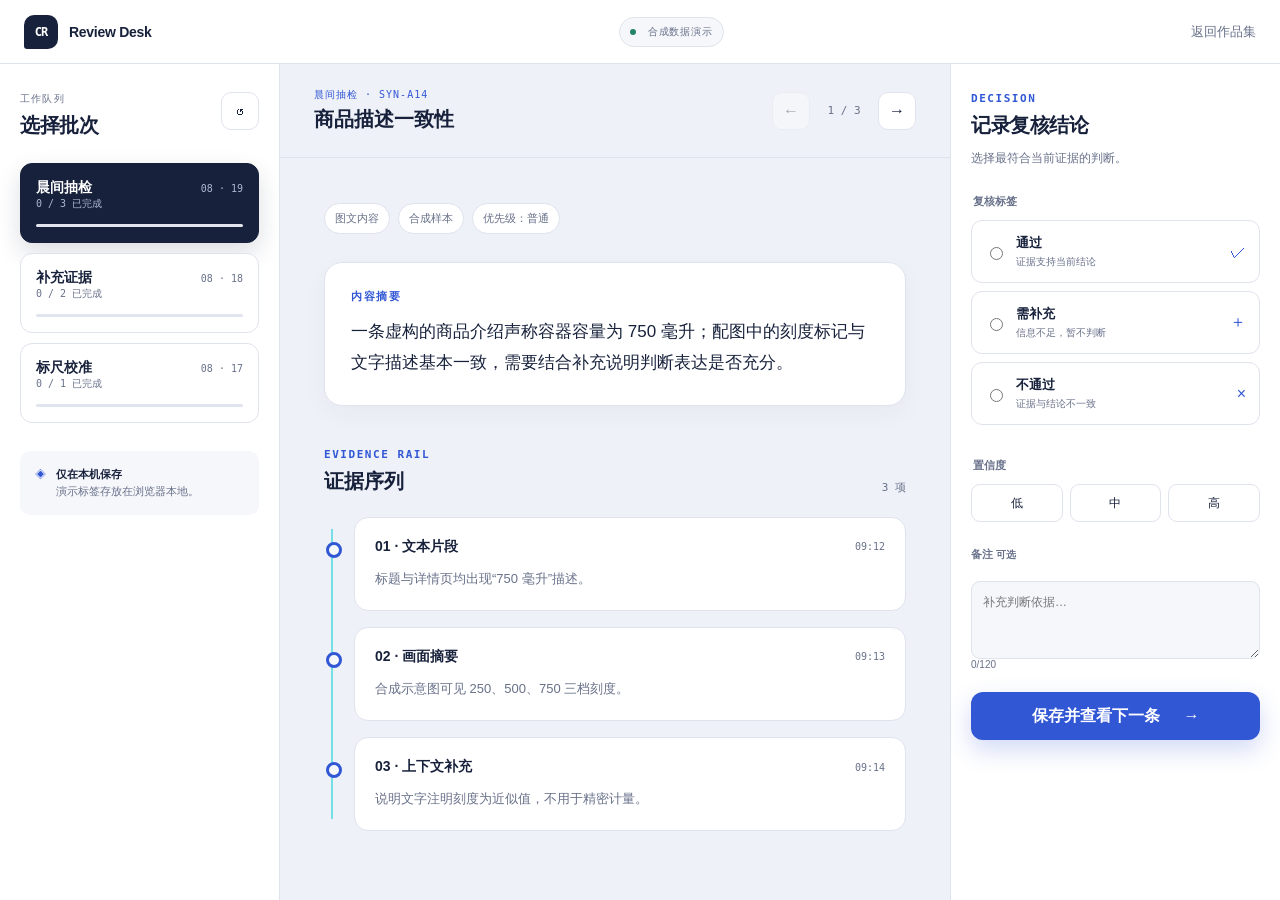
<file: demo.html>
<!-- Generated by Trae Work -->
<!doctype html>
<html lang="zh-CN">
<head>
  <meta charset="utf-8">
  <meta name="viewport" content="width=device-width, initial-scale=1">
  <meta name="description" content="使用合成数据演示批次切换、证据查看与打标保存。">
  <title>交互演示 — Case Review Tool</title>
  <link rel="stylesheet" href="./assets/styles.css">
  <script src="./assets/demo.js" defer></script>
</head>
<body class="demo-page">
  <header class="demo-header">
    <a class="wordmark" href="./index.html"><span class="wordmark-mark" aria-hidden="true">CR</span><span>Review Desk</span></a>
    <p class="synthetic-badge"><span aria-hidden="true"></span> 合成数据演示</p>
    <a class="back-link" href="./index.html">返回作品集</a>
  </header>

  <main class="review-app">
    <aside class="batch-panel" aria-labelledby="batch-title">
      <div class="panel-label">
        <div><p>工作队列</p><h1 id="batch-title">选择批次</h1></div>
        <button class="icon-button" id="reset-demo" type="button" title="重置本地演示数据" aria-label="重置本地演示数据">↺</button>
      </div>
      <div id="batch-list" class="batch-list" role="list"></div>
      <div class="local-note">
        <span aria-hidden="true">◈</span>
        <p><strong>仅在本机保存</strong><br>演示标签存放在浏览器本地。</p>
      </div>
    </aside>

    <section class="case-panel" aria-labelledby="case-title">
      <div class="case-toolbar">
        <div>
          <p class="case-kicker" id="case-kicker">正在载入</p>
          <h2 id="case-title">—</h2>
        </div>
        <div class="case-nav" aria-label="案例切换">
          <button id="prev-case" class="icon-button" type="button" aria-label="上一条">←</button>
          <span id="case-position">0 / 0</span>
          <button id="next-case" class="icon-button" type="button" aria-label="下一条">→</button>
        </div>
      </div>

      <article class="case-document">
        <div class="meta-row" id="case-meta"></div>
        <section class="summary-block" aria-labelledby="summary-title">
          <p class="section-caption" id="summary-title">内容摘要</p>
          <p id="case-summary"></p>
        </section>
        <section class="evidence-section" aria-labelledby="evidence-title">
          <div class="evidence-heading">
            <div><p class="section-caption">Evidence rail</p><h3 id="evidence-title">证据序列</h3></div>
            <span id="evidence-count">0 项</span>
          </div>
          <div id="evidence-list" class="evidence-list"></div>
        </section>
      </article>
    </section>

    <aside class="label-panel" aria-labelledby="label-title">
      <div class="label-top">
        <p class="section-caption">Decision</p>
        <h2 id="label-title">记录复核结论</h2>
        <p>选择最符合当前证据的判断。</p>
      </div>
      <form id="label-form">
        <fieldset>
          <legend>复核标签</legend>
          <label class="decision-option"><input type="radio" name="decision" value="通过"><span><b>通过</b><small>证据支持当前结论</small></span><i>✓</i></label>
          <label class="decision-option"><input type="radio" name="decision" value="需补充"><span><b>需补充</b><small>信息不足，暂不判断</small></span><i>＋</i></label>
          <label class="decision-option"><input type="radio" name="decision" value="不通过"><span><b>不通过</b><small>证据与结论不一致</small></span><i>×</i></label>
        </fieldset>
        <fieldset>
          <legend>置信度</legend>
          <div class="confidence-options">
            <label><input type="radio" name="confidence" value="低"><span>低</span></label>
            <label><input type="radio" name="confidence" value="中"><span>中</span></label>
            <label><input type="radio" name="confidence" value="高"><span>高</span></label>
          </div>
        </fieldset>
        <label class="note-field" for="review-note"><span>备注 <small>可选</small></span><textarea id="review-note" rows="3" maxlength="120" placeholder="补充判断依据…"></textarea><small><span id="note-count">0</span>/120</small></label>
        <button class="button button-primary save-button" type="submit">保存并查看下一条 <span aria-hidden="true">→</span></button>
        <p class="saved-state" id="saved-state" aria-live="polite"></p>
      </form>
    </aside>
  </main>

  <div class="toast" id="toast" role="status" aria-live="polite">已保存到本地演示</div>
</body>
</html>
</file>
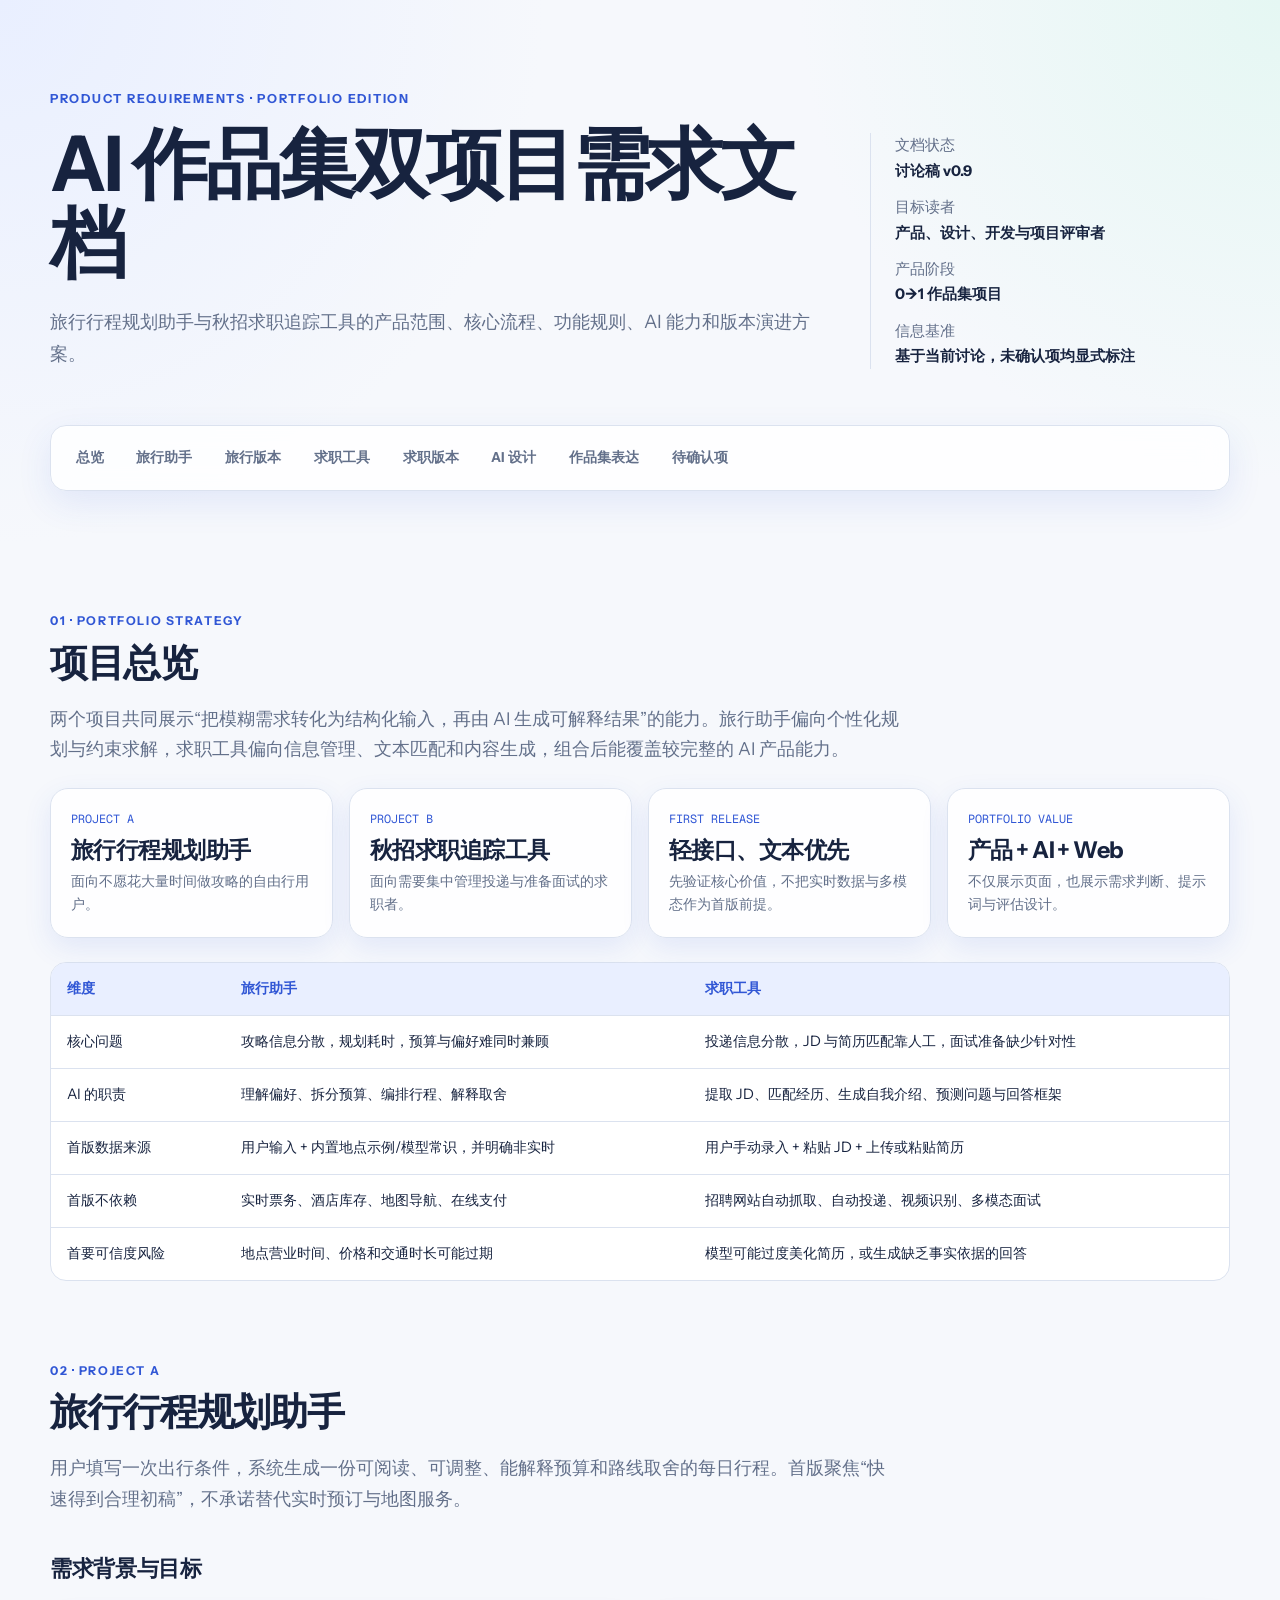
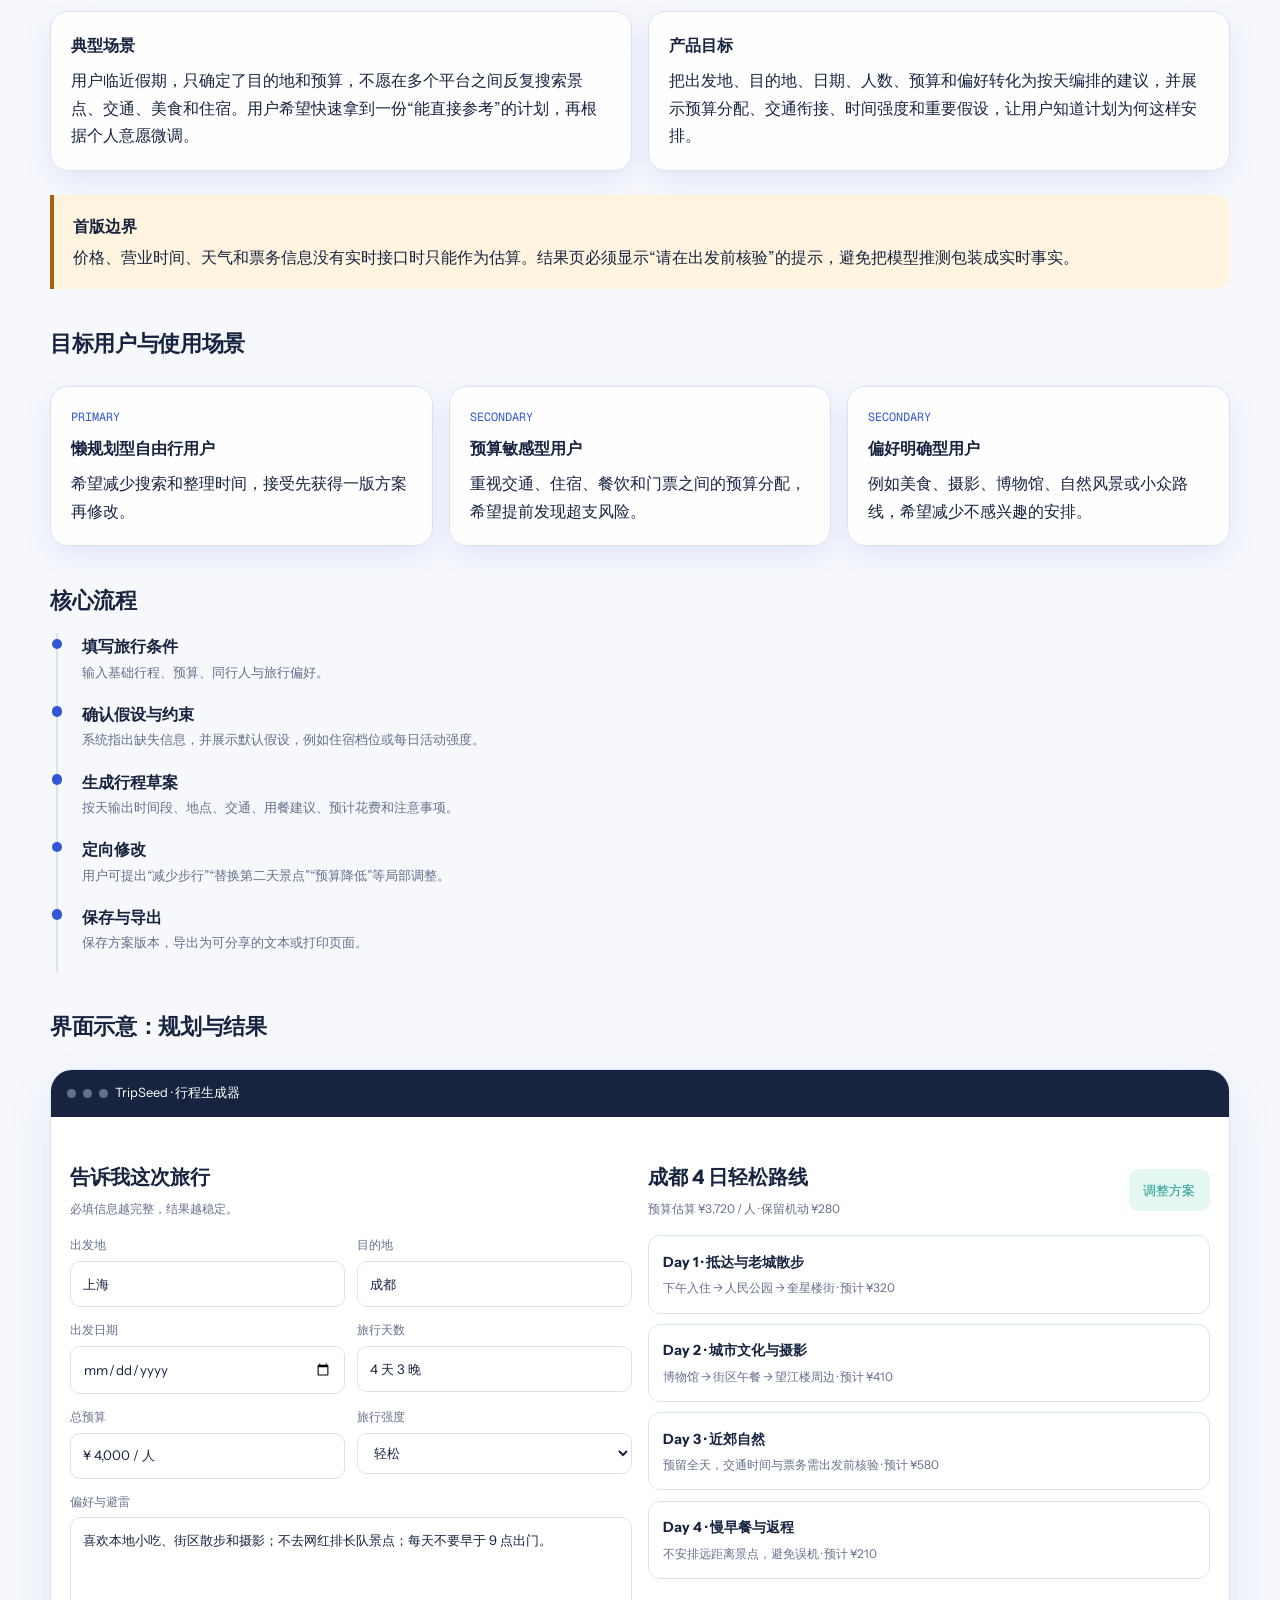
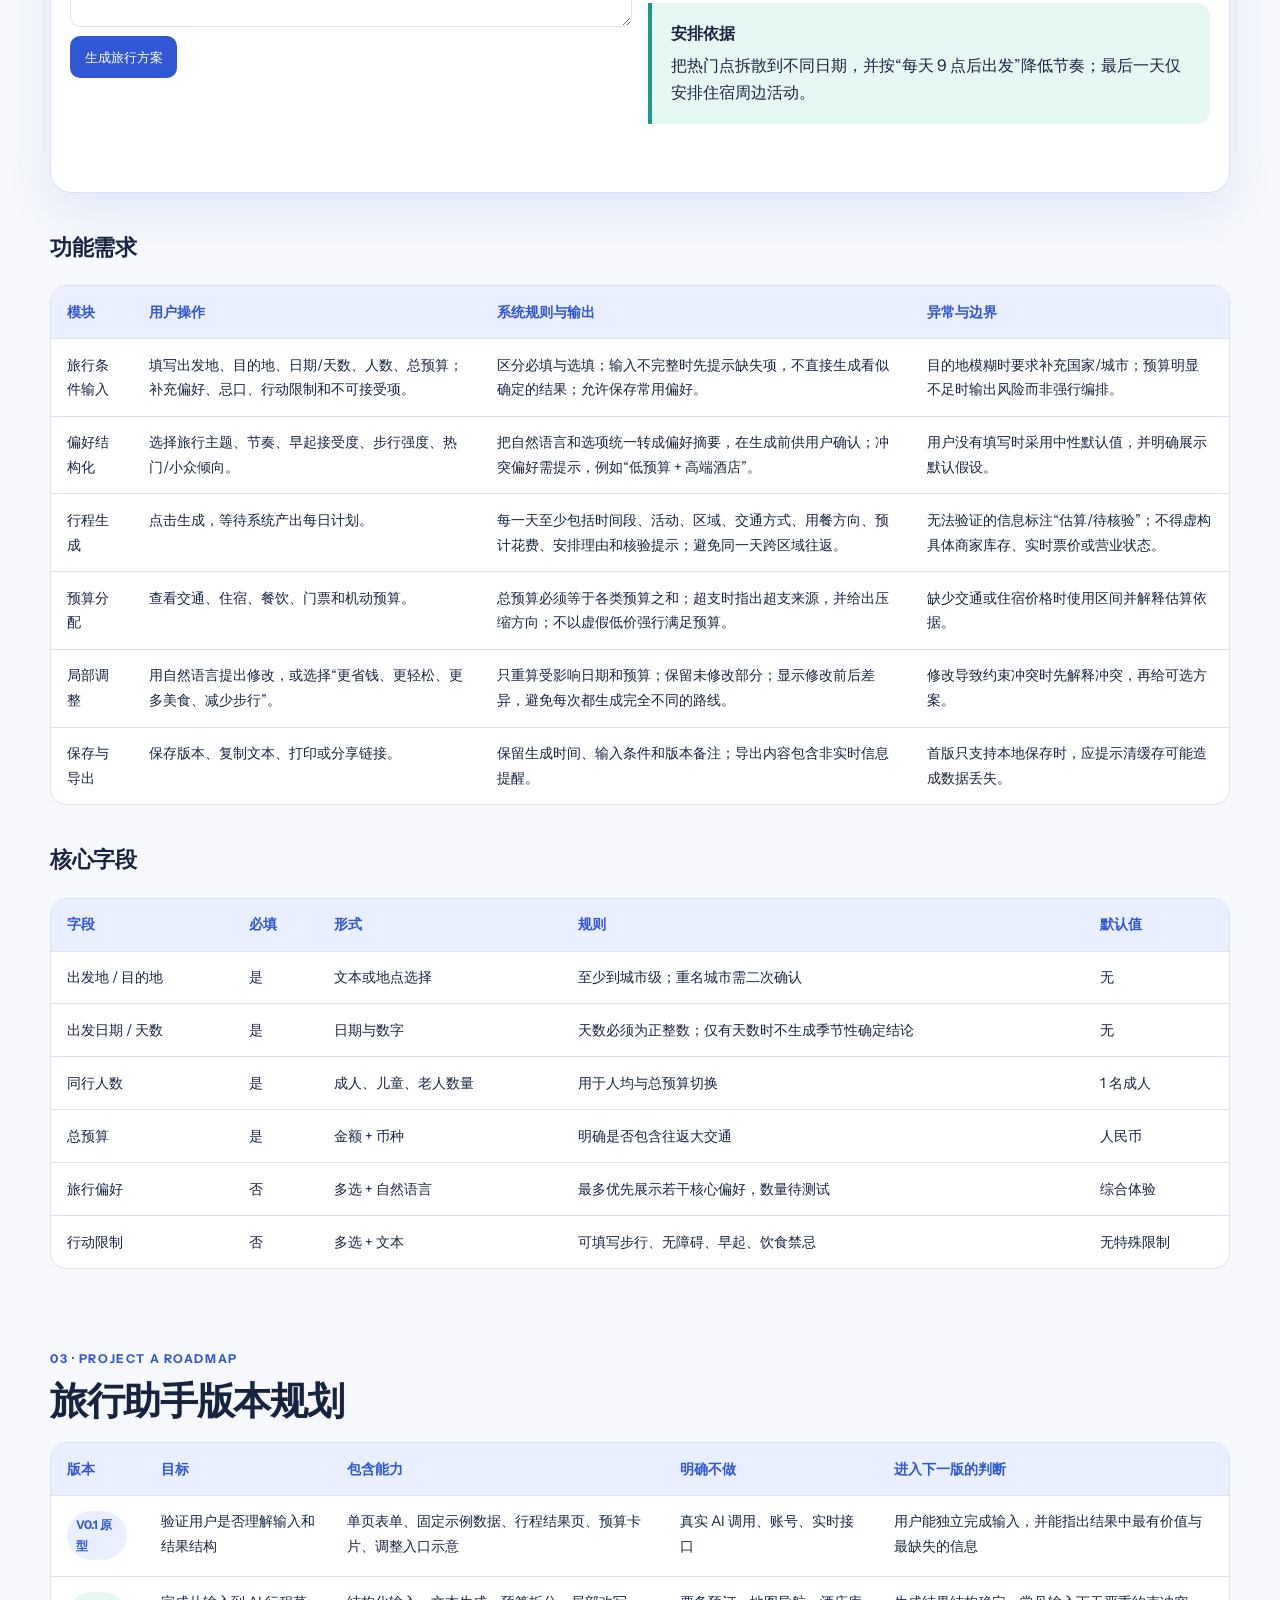
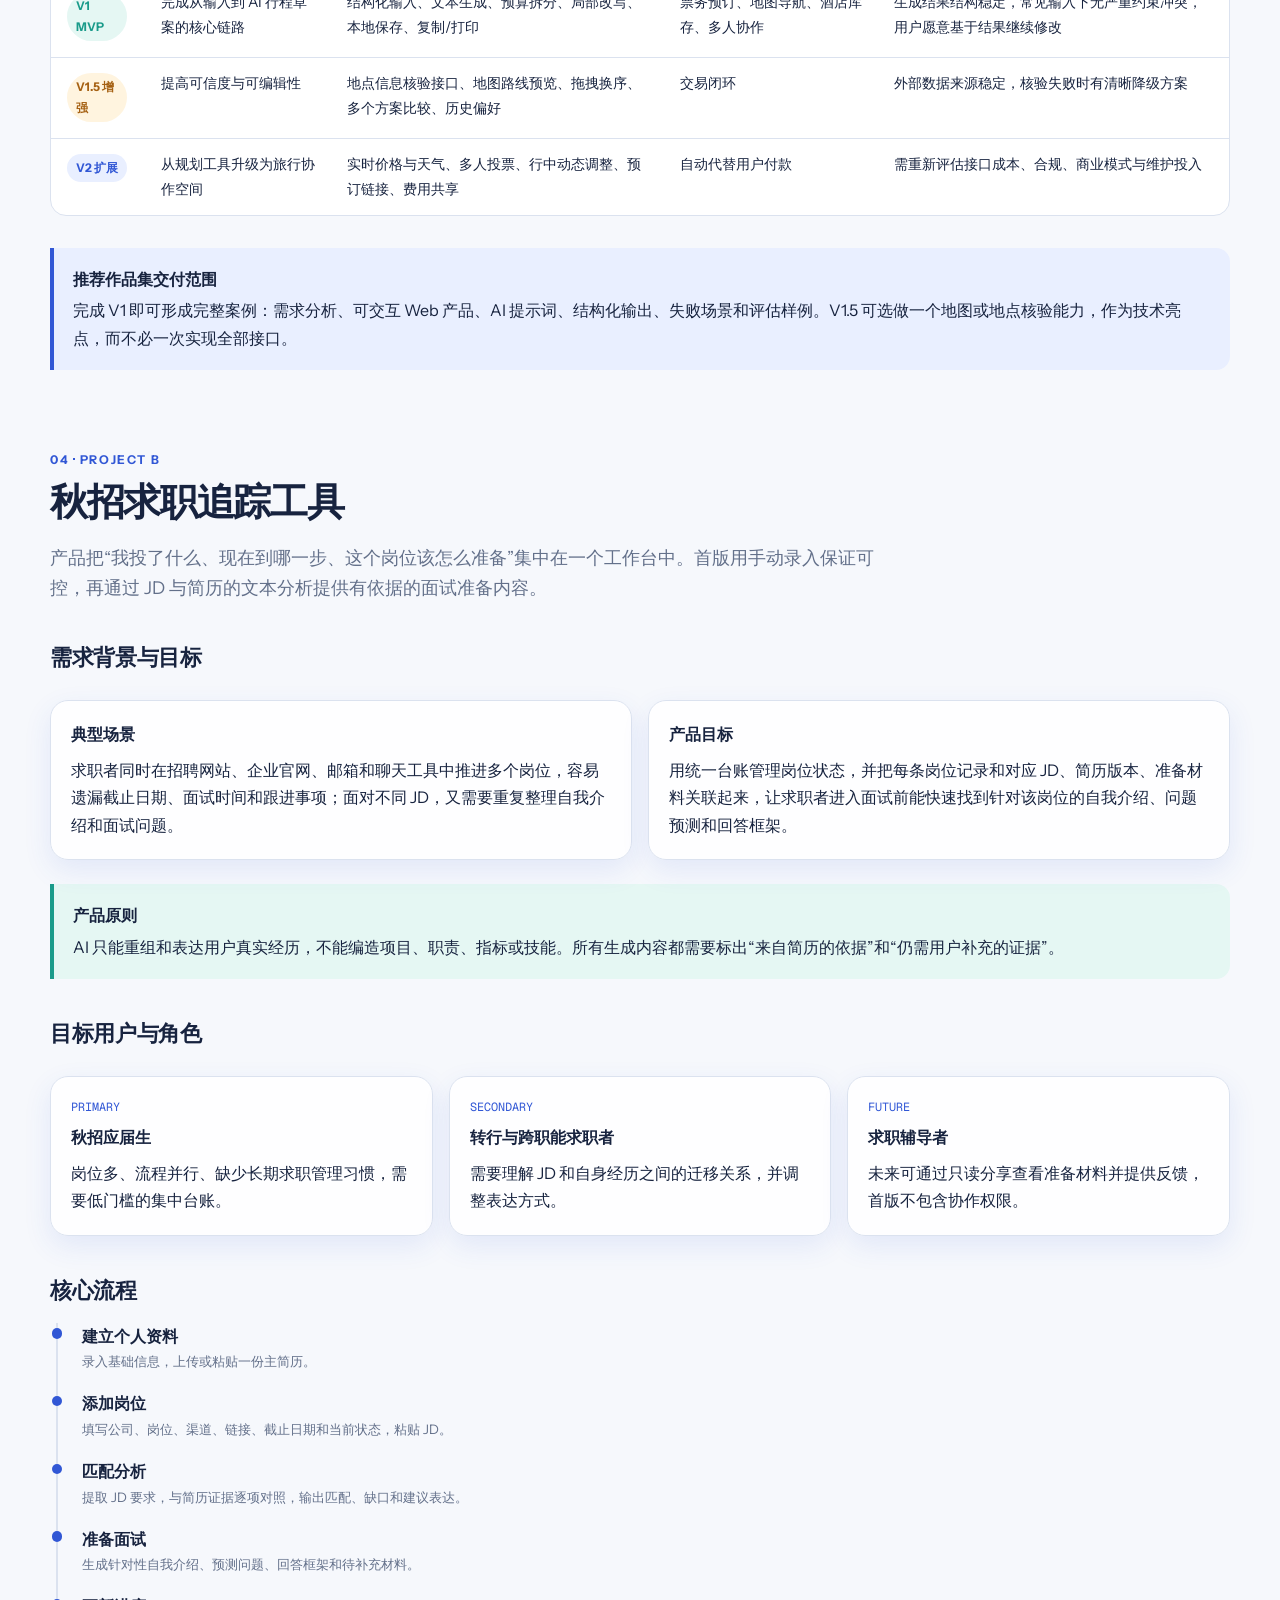
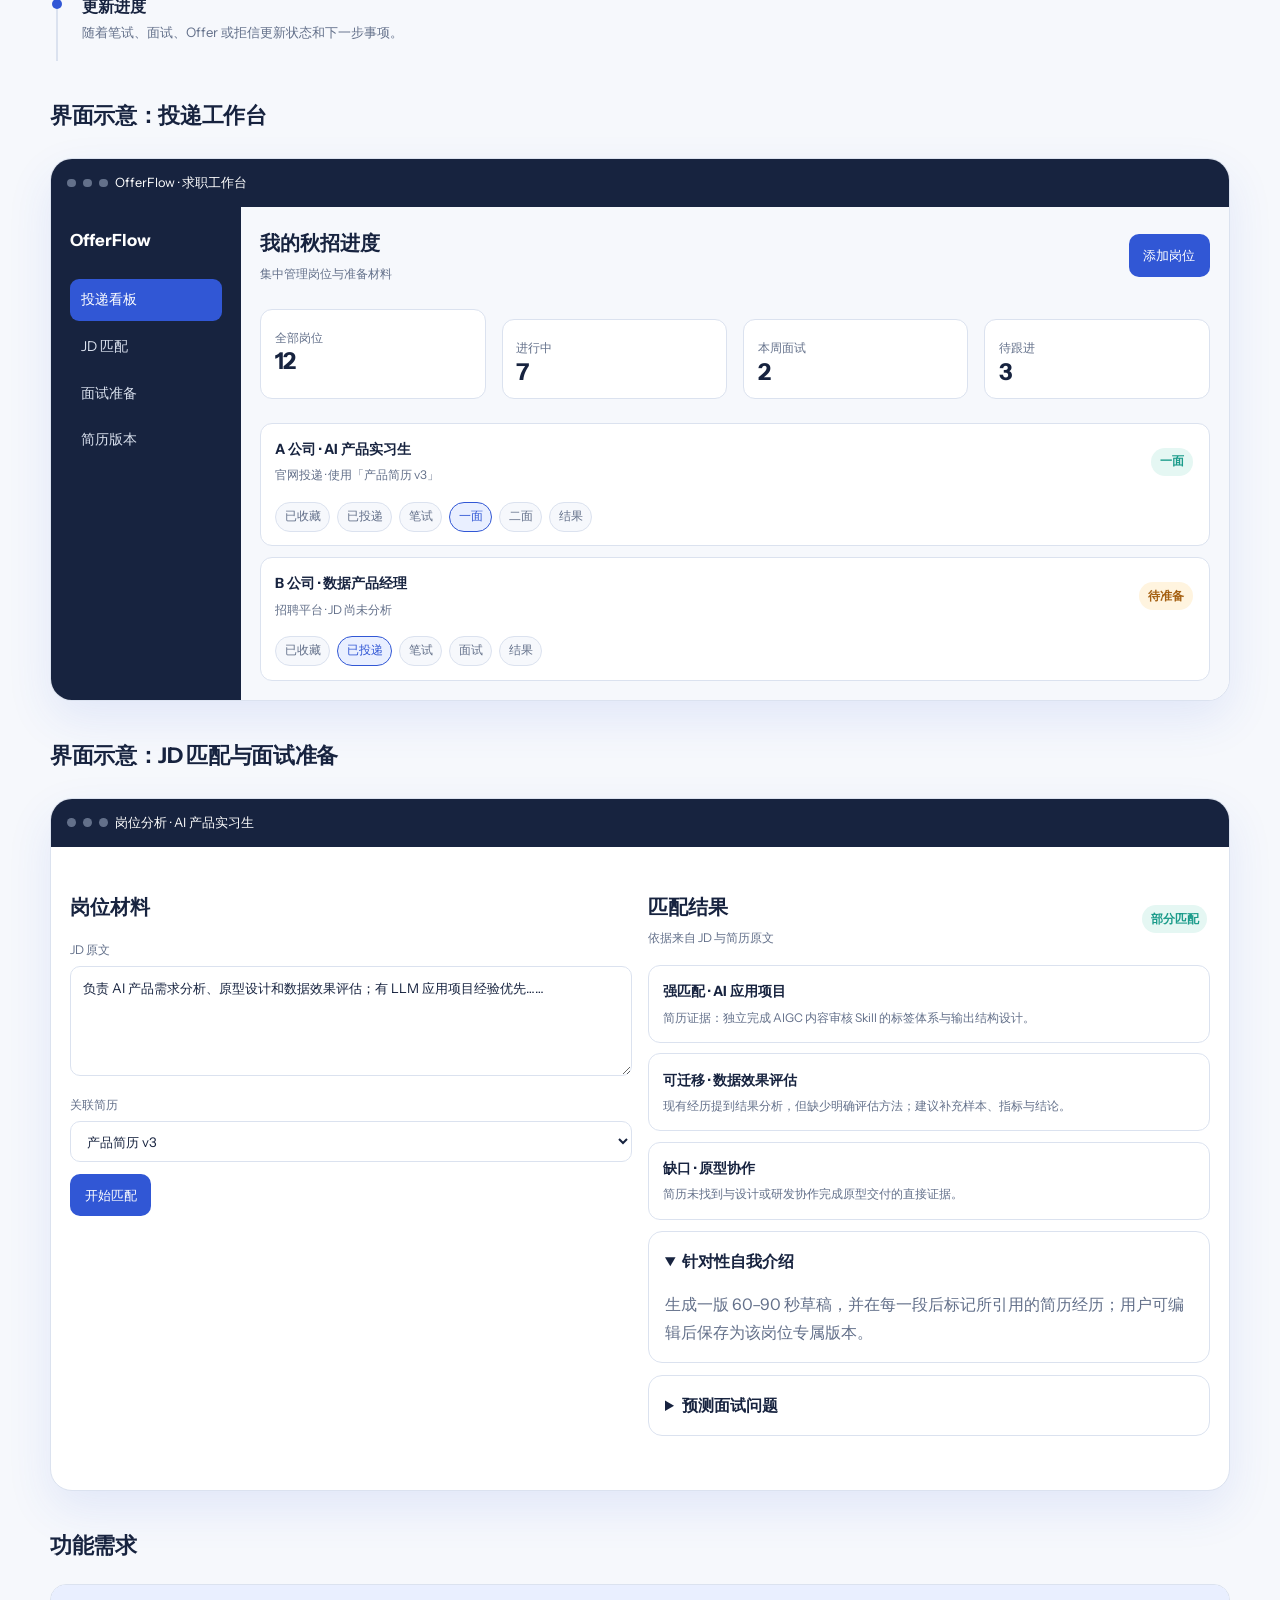
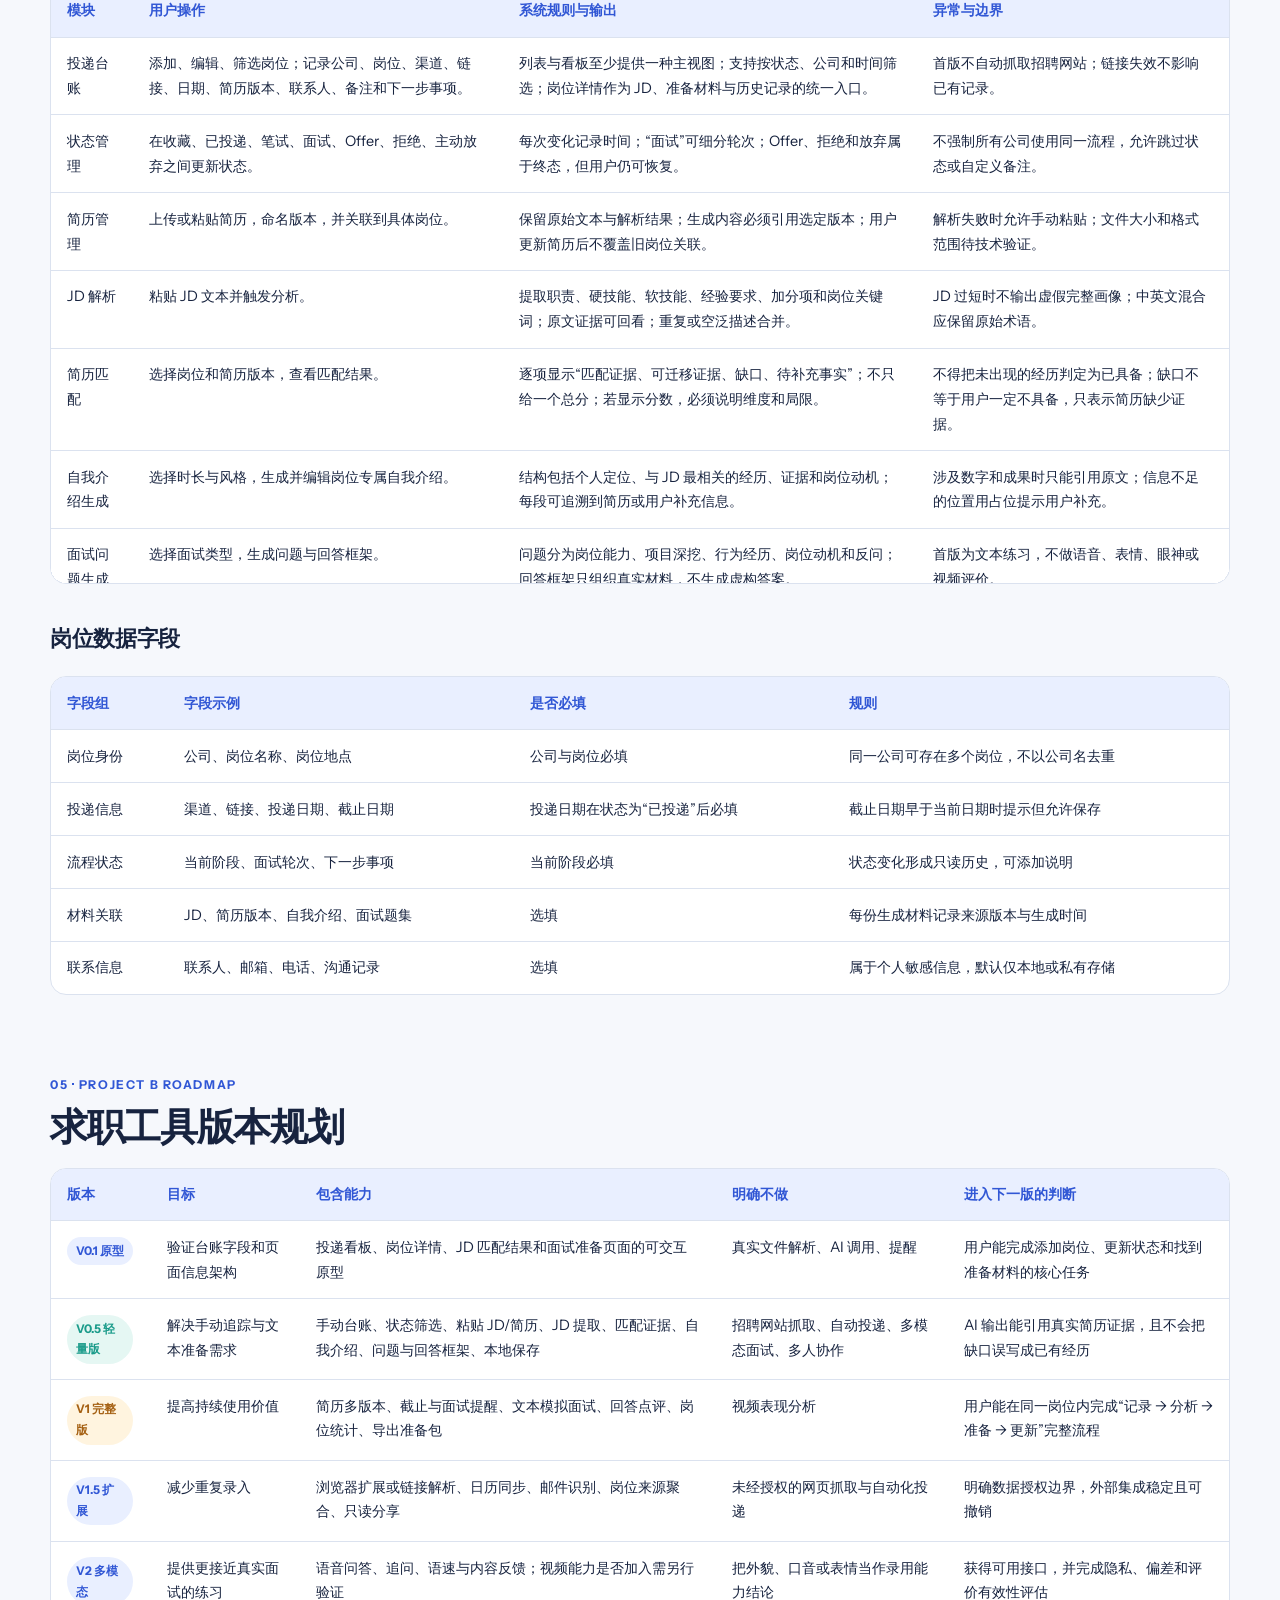
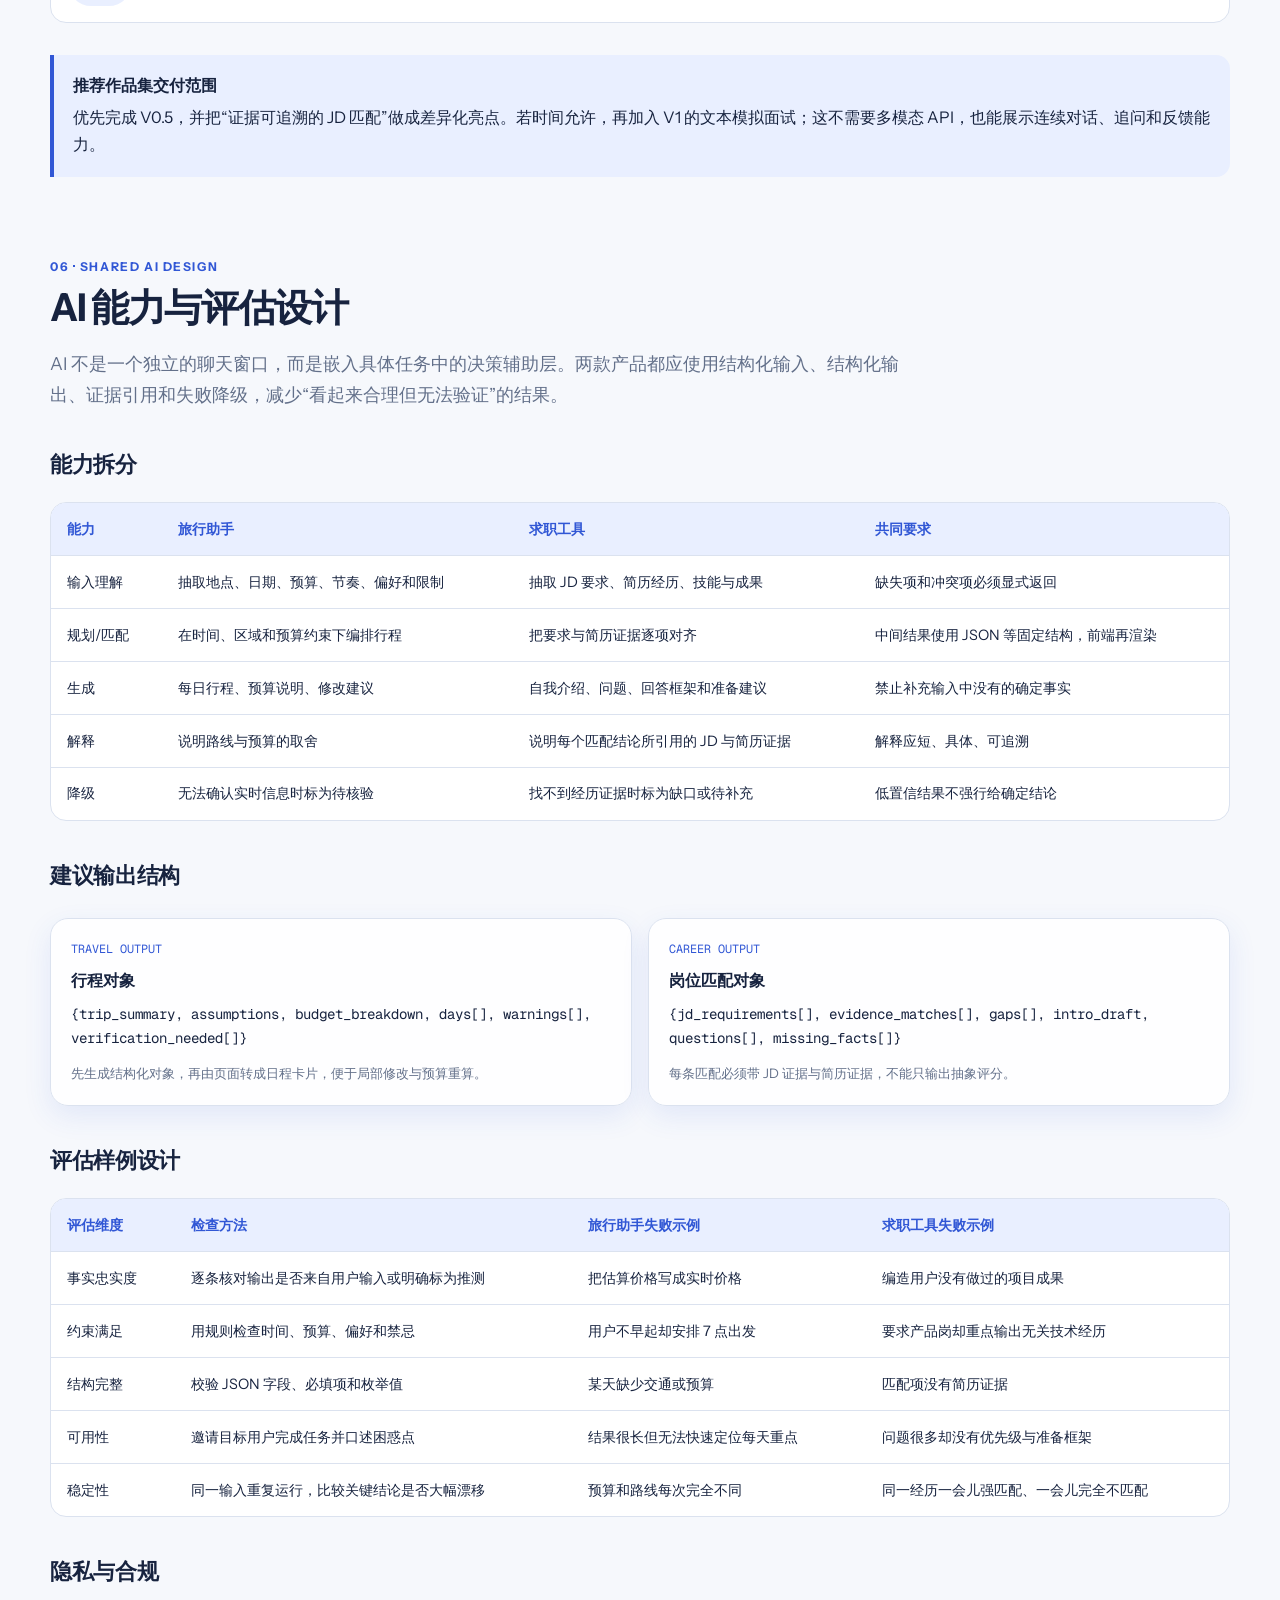
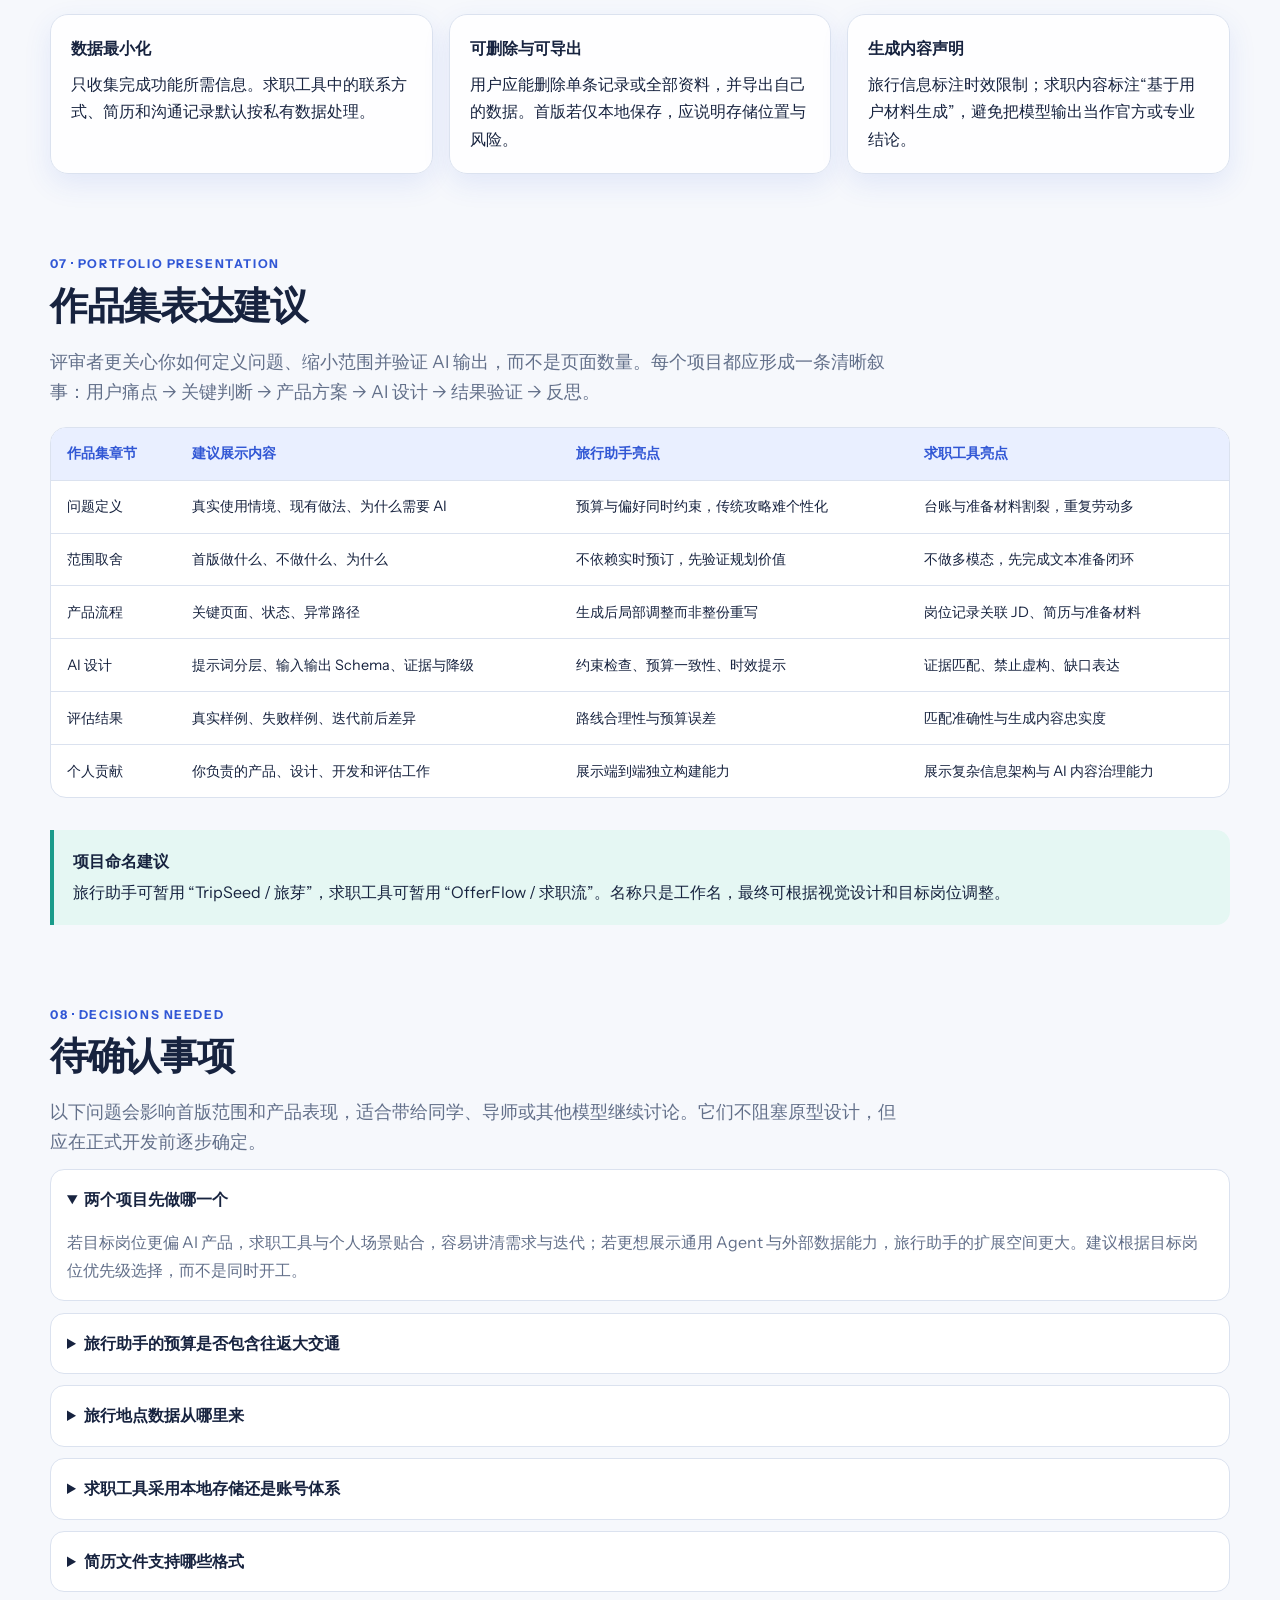
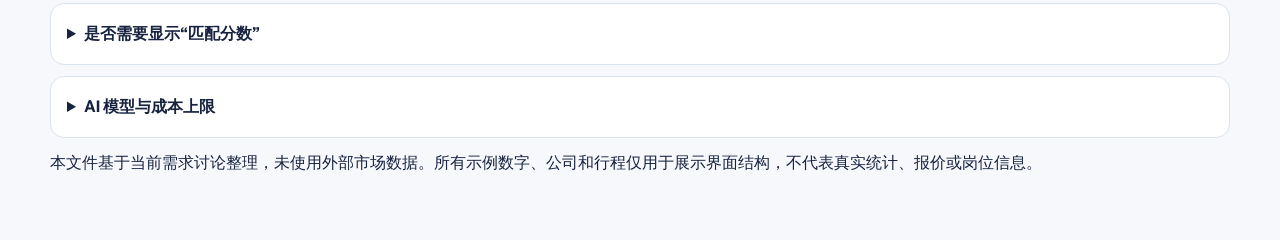
<file: requirements.html>
<!-- Generated by Trae Work -->
<!DOCTYPE html>
<html lang="zh-CN">
<head>
  <meta charset="UTF-8">
  <meta name="viewport" content="width=device-width, initial-scale=1.0">
  <title>AI 作品集双项目需求文档与版本规划</title>

  <style>
    @font-face {
      font-family: 'Instrument Sans';
      src: url('./_shared/fonts/InstrumentSans-Regular.ttf') format('truetype');
      font-weight: 400;
    }
    @font-face {
      font-family: 'Instrument Sans';
      src: url('./_shared/fonts/InstrumentSans-Bold.ttf') format('truetype');
      font-weight: 700;
    }
    @font-face {
      font-family: 'Geist Mono';
      src: url('./_shared/fonts/GeistMono-Regular.ttf') format('truetype');
      font-weight: 400;
    }
  </style>

  <style>
    :root {
      --bg: #f6f8fc;
      --bg2: #ffffff;
      --ink: #17233f;
      --muted: #63708a;
      --rule: #dbe2ef;
      --accent: #3157d5;
      --accent2: #1a9b8a;
      --accent-soft: #e9efff;
      --accent2-soft: #e5f7f3;
      --warn: #a56012;
      --warn-soft: #fff4df;
      --danger: #a83a4a;
      --danger-soft: #fdecef;
      --shadow: rgba(49, 87, 213, 0.10);
      --glass: rgba(255, 255, 255, 0.82);
      --font: 'Instrument Sans', 'PingFang SC', sans-serif;
      --font-mono: 'Geist Mono', monospace;
      --max: 1180px;
    }

    *, *::before, *::after { box-sizing: border-box; margin: 0; padding: 0; }
    html { font-size: 16px; scroll-behavior: smooth; }
    body {
      font-family: var(--font);
      color: var(--ink);
      background:
        radial-gradient(circle at top left, var(--accent-soft), transparent 34rem),
        radial-gradient(circle at top right, var(--accent2-soft), transparent 30rem),
        var(--bg);
      line-height: 1.72;
      padding: 0 1.25rem 4rem;
    }
    article.page {
      max-width: var(--max);
      margin: 0 auto;
    }
    a { color: var(--accent); text-decoration: none; }
    a:hover { text-decoration: underline; }
    p + p { margin-top: .75rem; }
    code, .mono { font-family: var(--font-mono); font-size: .88em; }
    .cover {
      padding: 5.5rem 0 3.5rem;
      display: grid;
      grid-template-columns: minmax(0, 1.5fr) minmax(260px, .7fr);
      gap: 3rem;
      align-items: end;
    }
    .eyebrow {
      color: var(--accent);
      font-size: .78rem;
      font-weight: 700;
      letter-spacing: .14em;
      text-transform: uppercase;
      margin-bottom: 1rem;
    }
    h1 {
      font-size: clamp(2.5rem, 6vw, 5rem);
      line-height: 1.02;
      letter-spacing: -.045em;
      max-width: 850px;
    }
    .subtitle {
      font-size: 1.15rem;
      color: var(--muted);
      max-width: 760px;
      margin-top: 1.5rem;
    }
    .cover-meta {
      border-left: 1px solid var(--rule);
      padding-left: 1.5rem;
      color: var(--muted);
      font-size: .92rem;
    }
    .cover-meta div + div { margin-top: .7rem; }
    .cover-meta span {
      display: block;
      color: var(--ink);
      font-weight: 700;
    }
    .toc {
      position: sticky;
      top: 0;
      z-index: 10;
      background: var(--glass);
      backdrop-filter: blur(14px);
      border: 1px solid var(--rule);
      border-radius: 16px;
      padding: .7rem;
      display: flex;
      gap: .35rem;
      overflow-x: auto;
      box-shadow: 0 12px 34px var(--shadow);
    }
    .toc a {
      white-space: nowrap;
      padding: .55rem .85rem;
      border-radius: 10px;
      color: var(--muted);
      font-size: .86rem;
      font-weight: 700;
    }
    .toc a:hover { background: var(--accent-soft); color: var(--accent); text-decoration: none; }
    main { padding-top: 2.5rem; }
    section.chapter {
      margin-top: 5rem;
      scroll-margin-top: 6rem;
    }
    .section-kicker {
      font-size: .76rem;
      color: var(--accent);
      letter-spacing: .13em;
      text-transform: uppercase;
      font-weight: 700;
      margin-bottom: .55rem;
    }
    h2 {
      font-size: clamp(1.9rem, 3vw, 3rem);
      letter-spacing: -.035em;
      line-height: 1.12;
      margin-bottom: 1.25rem;
    }
    h3 {
      font-size: 1.35rem;
      margin: 2.25rem 0 .85rem;
      letter-spacing: -.015em;
    }
    h4 { font-size: 1rem; margin: 1.35rem 0 .5rem; }
    .lead {
      font-size: 1.1rem;
      color: var(--muted);
      max-width: 850px;
    }
    .summary-grid, .two-col, .three-col {
      display: grid;
      gap: 1rem;
      margin: 1.5rem 0;
    }
    .summary-grid { grid-template-columns: repeat(4, 1fr); }
    .two-col { grid-template-columns: repeat(2, 1fr); }
    .three-col { grid-template-columns: repeat(3, 1fr); }
    .card {
      background: var(--glass);
      border: 1px solid var(--rule);
      border-radius: 18px;
      padding: 1.25rem;
      box-shadow: 0 10px 28px var(--shadow);
    }
    .card h3, .card h4 { margin-top: 0; }
    .card-label {
      font-family: var(--font-mono);
      color: var(--accent);
      font-size: .74rem;
      margin-bottom: .45rem;
    }
    .metric {
      font-size: 1.45rem;
      line-height: 1.1;
      font-weight: 700;
      letter-spacing: -.025em;
    }
    .metric-note { color: var(--muted); font-size: .86rem; margin-top: .45rem; }
    .callout {
      margin: 1.5rem 0;
      padding: 1.1rem 1.2rem;
      border-left: 4px solid var(--accent);
      background: var(--accent-soft);
      border-radius: 0 14px 14px 0;
    }
    .callout.green { border-color: var(--accent2); background: var(--accent2-soft); }
    .callout.warn { border-color: var(--warn); background: var(--warn-soft); }
    .callout strong { display: block; margin-bottom: .25rem; }
    ul, ol { padding-left: 1.25rem; margin-top: .65rem; }
    li + li { margin-top: .35rem; }
    .table-wrap {
      overflow-x: auto;
      overflow-y: auto;
      max-height: 600px;
      border: 1px solid var(--rule);
      border-radius: 16px;
      margin: 1.2rem 0 2rem;
      background: var(--bg2);
    }
    table {
      width: 100%;
      border-collapse: collapse;
      min-width: 780px;
      font-size: .9rem;
    }
    th {
      text-align: left;
      background: var(--accent-soft);
      color: var(--accent);
      padding: .85rem 1rem;
      position: sticky;
      top: 0;
      z-index: 1;
    }
    td {
      padding: .85rem 1rem;
      border-top: 1px solid var(--rule);
      vertical-align: top;
    }
    tr:hover td { background: var(--bg); }
    .tag {
      display: inline-flex;
      padding: .24rem .55rem;
      border-radius: 999px;
      background: var(--accent-soft);
      color: var(--accent);
      font-size: .75rem;
      font-weight: 700;
      margin: .12rem .15rem .12rem 0;
    }
    .tag.green { background: var(--accent2-soft); color: var(--accent2); }
    .tag.warn { background: var(--warn-soft); color: var(--warn); }
    .prototype {
      margin: 1.5rem 0 2rem;
      background: var(--bg2);
      border: 1px solid var(--rule);
      border-radius: 22px;
      overflow: hidden;
      box-shadow: 0 18px 46px var(--shadow);
    }
    .prototype-bar {
      display: flex;
      align-items: center;
      gap: .45rem;
      padding: .8rem 1rem;
      background: var(--ink);
      color: var(--bg2);
      font-size: .8rem;
    }
    .dot { width: .55rem; height: .55rem; border-radius: 50%; background: var(--muted); }
    .prototype-body { padding: 1.2rem; }
    .app-shell { display: grid; grid-template-columns: 190px 1fr; min-height: 420px; }
    .app-sidebar {
      background: var(--ink);
      color: var(--bg2);
      padding: 1.2rem;
    }
    .brand { font-weight: 700; font-size: 1.05rem; margin-bottom: 1.5rem; }
    .nav-item {
      padding: .6rem .7rem;
      border-radius: 9px;
      color: var(--rule);
      margin-bottom: .25rem;
      font-size: .85rem;
    }
    .nav-item.active { background: var(--accent); color: var(--bg2); }
    .app-content { padding: 1.2rem; background: var(--bg); }
    .app-header {
      display: flex;
      justify-content: space-between;
      align-items: center;
      gap: 1rem;
      margin-bottom: 1rem;
    }
    .app-title { font-size: 1.25rem; font-weight: 700; }
    .button {
      border: 0;
      border-radius: 10px;
      padding: .62rem .9rem;
      background: var(--accent);
      color: var(--bg2);
      font: inherit;
      font-size: .82rem;
      cursor: pointer;
    }
    .button.secondary { background: var(--accent2-soft); color: var(--accent2); }
    .input, select, textarea {
      width: 100%;
      padding: .68rem .75rem;
      border: 1px solid var(--rule);
      border-radius: 10px;
      background: var(--bg2);
      color: var(--ink);
      font: inherit;
      font-size: .83rem;
    }
    textarea { min-height: 110px; resize: vertical; }
    .form-grid { display: grid; grid-template-columns: repeat(2, 1fr); gap: .8rem; }
    .field label { display: block; font-size: .75rem; color: var(--muted); margin-bottom: .3rem; }
    .mini-card {
      background: var(--bg2);
      border: 1px solid var(--rule);
      border-radius: 12px;
      padding: .85rem;
    }
    .mini-card + .mini-card { margin-top: .65rem; }
    .mini-title { font-weight: 700; font-size: .88rem; }
    .mini-meta { color: var(--muted); font-size: .75rem; margin-top: .25rem; }
    .timeline { border-left: 2px solid var(--rule); padding-left: 1rem; margin-left: .4rem; }
    .timeline-item { position: relative; padding: 0 0 1.1rem .5rem; }
    .timeline-item::before {
      content: '';
      position: absolute;
      left: -1.4rem;
      top: .35rem;
      width: .65rem;
      height: .65rem;
      background: var(--accent);
      border-radius: 50%;
    }
    details {
      background: var(--bg2);
      border: 1px solid var(--rule);
      border-radius: 14px;
      margin: .7rem 0;
      overflow: hidden;
    }
    summary {
      cursor: pointer;
      padding: 1rem;
      font-weight: 700;
    }
    details > div { padding: 0 1rem 1rem; color: var(--muted); }
    .status-row { display: flex; flex-wrap: wrap; gap: .4rem; margin-top: .6rem; }
    .status {
      padding: .25rem .55rem;
      border-radius: 999px;
      font-size: .72rem;
      background: var(--bg);
      color: var(--muted);
      border: 1px solid var(--rule);
    }
    .status.current { background: var(--accent-soft); color: var(--accent); border-color: var(--accent); }
    .footnote { font-size: .82rem; color: var(--muted); }
    footer {
      margin-top: 5rem;
      border-top: 1px solid var(--rule);
      padding-top: 1.5rem;
      color: var(--muted);
      font-size: .82rem;
    }
    @media (max-width: 900px) {
      .cover { grid-template-columns: 1fr; }
      .cover-meta { border-left: 0; border-top: 1px solid var(--rule); padding: 1rem 0 0; }
      .summary-grid { grid-template-columns: repeat(2, 1fr); }
      .three-col { grid-template-columns: 1fr; }
      .app-shell { grid-template-columns: 1fr; }
      .app-sidebar { display: none; }
    }
    @media (max-width: 640px) {
      body { padding: 0 .8rem 3rem; }
      .cover { padding-top: 3rem; }
      .two-col, .summary-grid, .form-grid { grid-template-columns: 1fr; }
      .prototype-body { padding: .8rem; }
      table { min-width: 720px; }
    }
    @media print {
      body { background: var(--bg2); padding: 0; }
      .toc { display: none; }
      .card, .prototype { box-shadow: none; }
      section.chapter { break-before: page; }
    }
  </style>
</head>
<body>
  <article class="page">
    <header class="cover">
      <div>
        <div class="eyebrow">Product Requirements · Portfolio Edition</div>
        <h1>AI 作品集双项目需求文档</h1>
        <p class="subtitle">旅行行程规划助手与秋招求职追踪工具的产品范围、核心流程、功能规则、AI 能力和版本演进方案。</p>
      </div>
      <div class="cover-meta">
        <div>文档状态<span>讨论稿 v0.9</span></div>
        <div>目标读者<span>产品、设计、开发与项目评审者</span></div>
        <div>产品阶段<span>0→1 作品集项目</span></div>
        <div>信息基准<span>基于当前讨论，未确认项均显式标注</span></div>
      </div>
    </header>
    <nav class="toc" aria-label="文档目录">
      <a href="#overview">总览</a>
      <a href="#travel">旅行助手</a>
      <a href="#travel-version">旅行版本</a>
      <a href="#career">求职工具</a>
      <a href="#career-version">求职版本</a>
      <a href="#ai-design">AI 设计</a>
      <a href="#portfolio">作品集表达</a>
      <a href="#open-questions">待确认项</a>
    </nav>
    <main>
      <section class="chapter" id="overview">
        <div class="section-kicker">01 · Portfolio Strategy</div>
        <h2>项目总览</h2>
        <p class="lead">两个项目共同展示“把模糊需求转化为结构化输入，再由 AI 生成可解释结果”的能力。旅行助手偏向个性化规划与约束求解，求职工具偏向信息管理、文本匹配和内容生成，组合后能覆盖较完整的 AI 产品能力。</p>
        <div class="summary-grid">
          <div class="card">
            <div class="card-label">PROJECT A</div>
            <div class="metric">旅行行程规划助手</div>
            <div class="metric-note">面向不愿花大量时间做攻略的自由行用户。</div>
          </div>
          <div class="card">
            <div class="card-label">PROJECT B</div>
            <div class="metric">秋招求职追踪工具</div>
            <div class="metric-note">面向需要集中管理投递与准备面试的求职者。</div>
          </div>
          <div class="card">
            <div class="card-label">FIRST RELEASE</div>
            <div class="metric">轻接口、文本优先</div>
            <div class="metric-note">先验证核心价值，不把实时数据与多模态作为首版前提。</div>
          </div>
          <div class="card">
            <div class="card-label">PORTFOLIO VALUE</div>
            <div class="metric">产品 + AI + Web</div>
            <div class="metric-note">不仅展示页面，也展示需求判断、提示词与评估设计。</div>
          </div>
        </div>
        <div class="table-wrap">
          <table>
            <thead><tr><th>维度</th><th>旅行助手</th><th>求职工具</th></tr></thead>
            <tbody>
              <tr><td>核心问题</td><td>攻略信息分散，规划耗时，预算与偏好难同时兼顾</td><td>投递信息分散，JD 与简历匹配靠人工，面试准备缺少针对性</td></tr>
              <tr><td>AI 的职责</td><td>理解偏好、拆分预算、编排行程、解释取舍</td><td>提取 JD、匹配经历、生成自我介绍、预测问题与回答框架</td></tr>
              <tr><td>首版数据来源</td><td>用户输入 + 内置地点示例/模型常识，并明确非实时</td><td>用户手动录入 + 粘贴 JD + 上传或粘贴简历</td></tr>
              <tr><td>首版不依赖</td><td>实时票务、酒店库存、地图导航、在线支付</td><td>招聘网站自动抓取、自动投递、视频识别、多模态面试</td></tr>
              <tr><td>首要可信度风险</td><td>地点营业时间、价格和交通时长可能过期</td><td>模型可能过度美化简历，或生成缺乏事实依据的回答</td></tr>
            </tbody>
          </table>
        </div>
      </section>

      <section class="chapter" id="travel">
        <div class="section-kicker">02 · Project A</div>
        <h2>旅行行程规划助手</h2>
        <p class="lead">用户填写一次出行条件，系统生成一份可阅读、可调整、能解释预算和路线取舍的每日行程。首版聚焦“快速得到合理初稿”，不承诺替代实时预订与地图服务。</p>

        <h3>需求背景与目标</h3>
        <div class="two-col">
          <div class="card">
            <h4>典型场景</h4>
            <p>用户临近假期，只确定了目的地和预算，不愿在多个平台之间反复搜索景点、交通、美食和住宿。用户希望快速拿到一份“能直接参考”的计划，再根据个人意愿微调。</p>
          </div>
          <div class="card">
            <h4>产品目标</h4>
            <p>把出发地、目的地、日期、人数、预算和偏好转化为按天编排的建议，并展示预算分配、交通衔接、时间强度和重要假设，让用户知道计划为何这样安排。</p>
          </div>
        </div>
        <div class="callout warn">
          <strong>首版边界</strong>
          价格、营业时间、天气和票务信息没有实时接口时只能作为估算。结果页必须显示“请在出发前核验”的提示，避免把模型推测包装成实时事实。
        </div>

        <h3>目标用户与使用场景</h3>
        <div class="three-col">
          <div class="card"><div class="card-label">PRIMARY</div><h4>懒规划型自由行用户</h4><p>希望减少搜索和整理时间，接受先获得一版方案再修改。</p></div>
          <div class="card"><div class="card-label">SECONDARY</div><h4>预算敏感型用户</h4><p>重视交通、住宿、餐饮和门票之间的预算分配，希望提前发现超支风险。</p></div>
          <div class="card"><div class="card-label">SECONDARY</div><h4>偏好明确型用户</h4><p>例如美食、摄影、博物馆、自然风景或小众路线，希望减少不感兴趣的安排。</p></div>
        </div>

        <h3>核心流程</h3>
        <div class="timeline">
          <div class="timeline-item"><strong>填写旅行条件</strong><p class="footnote">输入基础行程、预算、同行人与旅行偏好。</p></div>
          <div class="timeline-item"><strong>确认假设与约束</strong><p class="footnote">系统指出缺失信息，并展示默认假设，例如住宿档位或每日活动强度。</p></div>
          <div class="timeline-item"><strong>生成行程草案</strong><p class="footnote">按天输出时间段、地点、交通、用餐建议、预计花费和注意事项。</p></div>
          <div class="timeline-item"><strong>定向修改</strong><p class="footnote">用户可提出“减少步行”“替换第二天景点”“预算降低”等局部调整。</p></div>
          <div class="timeline-item"><strong>保存与导出</strong><p class="footnote">保存方案版本，导出为可分享的文本或打印页面。</p></div>
        </div>

        <h3>界面示意：规划与结果</h3>
        <div class="prototype" aria-label="旅行助手界面示意">
          <div class="prototype-bar"><span class="dot"></span><span class="dot"></span><span class="dot"></span><span>TripSeed · 行程生成器</span></div>
          <div class="prototype-body">
            <div class="two-col">
              <div>
                <div class="app-title">告诉我这次旅行</div>
                <p class="mini-meta">必填信息越完整，结果越稳定。</p>
                <div class="form-grid" style="margin-top:1rem">
                  <div class="field"><label>出发地</label><input class="input" value="上海" aria-label="出发地"></div>
                  <div class="field"><label>目的地</label><input class="input" value="成都" aria-label="目的地"></div>
                  <div class="field"><label>出发日期</label><input class="input" type="date" aria-label="出发日期"></div>
                  <div class="field"><label>旅行天数</label><input class="input" value="4 天 3 晚" aria-label="旅行天数"></div>
                  <div class="field"><label>总预算</label><input class="input" value="¥ 4,000 / 人" aria-label="总预算"></div>
                  <div class="field"><label>旅行强度</label><select aria-label="旅行强度"><option>轻松</option><option>适中</option><option>紧凑</option></select></div>
                </div>
                <div class="field" style="margin-top:.8rem"><label>偏好与避雷</label><textarea aria-label="偏好与避雷">喜欢本地小吃、街区散步和摄影；不去网红排长队景点；每天不要早于 9 点出门。</textarea></div>
                <button class="button" type="button">生成旅行方案</button>
              </div>
              <div>
                <div class="app-header"><div><div class="app-title">成都 4 日轻松路线</div><div class="mini-meta">预算估算 ¥3,720 / 人 · 保留机动 ¥280</div></div><button class="button secondary" type="button">调整方案</button></div>
                <div class="mini-card"><div class="mini-title">Day 1 · 抵达与老城散步</div><div class="mini-meta">下午入住 → 人民公园 → 奎星楼街 · 预计 ¥320</div></div>
                <div class="mini-card"><div class="mini-title">Day 2 · 城市文化与摄影</div><div class="mini-meta">博物馆 → 街区午餐 → 望江楼周边 · 预计 ¥410</div></div>
                <div class="mini-card"><div class="mini-title">Day 3 · 近郊自然</div><div class="mini-meta">预留全天，交通时间与票务需出发前核验 · 预计 ¥580</div></div>
                <div class="mini-card"><div class="mini-title">Day 4 · 慢早餐与返程</div><div class="mini-meta">不安排远距离景点，避免误机 · 预计 ¥210</div></div>
                <div class="callout green"><strong>安排依据</strong>把热门点拆散到不同日期，并按“每天 9 点后出发”降低节奏；最后一天仅安排住宿周边活动。</div>
              </div>
            </div>
          </div>
        </div>

        <h3>功能需求</h3>
        <div class="table-wrap">
          <table>
            <thead><tr><th>模块</th><th>用户操作</th><th>系统规则与输出</th><th>异常与边界</th></tr></thead>
            <tbody>
              <tr><td>旅行条件输入</td><td>填写出发地、目的地、日期/天数、人数、总预算；补充偏好、忌口、行动限制和不可接受项。</td><td>区分必填与选填；输入不完整时先提示缺失项，不直接生成看似确定的结果；允许保存常用偏好。</td><td>目的地模糊时要求补充国家/城市；预算明显不足时输出风险而非强行编排。</td></tr>
              <tr><td>偏好结构化</td><td>选择旅行主题、节奏、早起接受度、步行强度、热门/小众倾向。</td><td>把自然语言和选项统一转成偏好摘要，在生成前供用户确认；冲突偏好需提示，例如“低预算 + 高端酒店”。</td><td>用户没有填写时采用中性默认值，并明确展示默认假设。</td></tr>
              <tr><td>行程生成</td><td>点击生成，等待系统产出每日计划。</td><td>每一天至少包括时间段、活动、区域、交通方式、用餐方向、预计花费、安排理由和核验提示；避免同一天跨区域往返。</td><td>无法验证的信息标注“估算/待核验”；不得虚构具体商家库存、实时票价或营业状态。</td></tr>
              <tr><td>预算分配</td><td>查看交通、住宿、餐饮、门票和机动预算。</td><td>总预算必须等于各类预算之和；超支时指出超支来源，并给出压缩方向；不以虚假低价强行满足预算。</td><td>缺少交通或住宿价格时使用区间并解释估算依据。</td></tr>
              <tr><td>局部调整</td><td>用自然语言提出修改，或选择“更省钱、更轻松、更多美食、减少步行”。</td><td>只重算受影响日期和预算；保留未修改部分；显示修改前后差异，避免每次都生成完全不同的路线。</td><td>修改导致约束冲突时先解释冲突，再给可选方案。</td></tr>
              <tr><td>保存与导出</td><td>保存版本、复制文本、打印或分享链接。</td><td>保留生成时间、输入条件和版本备注；导出内容包含非实时信息提醒。</td><td>首版只支持本地保存时，应提示清缓存可能造成数据丢失。</td></tr>
            </tbody>
          </table>
        </div>

        <h3>核心字段</h3>
        <div class="table-wrap">
          <table>
            <thead><tr><th>字段</th><th>必填</th><th>形式</th><th>规则</th><th>默认值</th></tr></thead>
            <tbody>
              <tr><td>出发地 / 目的地</td><td>是</td><td>文本或地点选择</td><td>至少到城市级；重名城市需二次确认</td><td>无</td></tr>
              <tr><td>出发日期 / 天数</td><td>是</td><td>日期与数字</td><td>天数必须为正整数；仅有天数时不生成季节性确定结论</td><td>无</td></tr>
              <tr><td>同行人数</td><td>是</td><td>成人、儿童、老人数量</td><td>用于人均与总预算切换</td><td>1 名成人</td></tr>
              <tr><td>总预算</td><td>是</td><td>金额 + 币种</td><td>明确是否包含往返大交通</td><td>人民币</td></tr>
              <tr><td>旅行偏好</td><td>否</td><td>多选 + 自然语言</td><td>最多优先展示若干核心偏好，数量待测试</td><td>综合体验</td></tr>
              <tr><td>行动限制</td><td>否</td><td>多选 + 文本</td><td>可填写步行、无障碍、早起、饮食禁忌</td><td>无特殊限制</td></tr>
            </tbody>
          </table>
        </div>
      </section>

      <section class="chapter" id="travel-version">
        <div class="section-kicker">03 · Project A Roadmap</div>
        <h2>旅行助手版本规划</h2>
        <div class="table-wrap">
          <table>
            <thead><tr><th>版本</th><th>目标</th><th>包含能力</th><th>明确不做</th><th>进入下一版的判断</th></tr></thead>
            <tbody>
              <tr><td><span class="tag">V0.1 原型</span></td><td>验证用户是否理解输入和结果结构</td><td>单页表单、固定示例数据、行程结果页、预算卡片、调整入口示意</td><td>真实 AI 调用、账号、实时接口</td><td>用户能独立完成输入，并能指出结果中最有价值与最缺失的信息</td></tr>
              <tr><td><span class="tag green">V1 MVP</span></td><td>完成从输入到 AI 行程草案的核心链路</td><td>结构化输入、文本生成、预算拆分、局部改写、本地保存、复制/打印</td><td>票务预订、地图导航、酒店库存、多人协作</td><td>生成结果结构稳定，常见输入下无严重约束冲突，用户愿意基于结果继续修改</td></tr>
              <tr><td><span class="tag warn">V1.5 增强</span></td><td>提高可信度与可编辑性</td><td>地点信息核验接口、地图路线预览、拖拽换序、多个方案比较、历史偏好</td><td>交易闭环</td><td>外部数据来源稳定，核验失败时有清晰降级方案</td></tr>
              <tr><td><span class="tag">V2 扩展</span></td><td>从规划工具升级为旅行协作空间</td><td>实时价格与天气、多人投票、行中动态调整、预订链接、费用共享</td><td>自动代替用户付款</td><td>需重新评估接口成本、合规、商业模式与维护投入</td></tr>
            </tbody>
          </table>
        </div>
        <div class="callout">
          <strong>推荐作品集交付范围</strong>
          完成 V1 即可形成完整案例：需求分析、可交互 Web 产品、AI 提示词、结构化输出、失败场景和评估样例。V1.5 可选做一个地图或地点核验能力，作为技术亮点，而不必一次实现全部接口。
        </div>
      </section>

      <section class="chapter" id="career">
        <div class="section-kicker">04 · Project B</div>
        <h2>秋招求职追踪工具</h2>
        <p class="lead">产品把“我投了什么、现在到哪一步、这个岗位该怎么准备”集中在一个工作台中。首版用手动录入保证可控，再通过 JD 与简历的文本分析提供有依据的面试准备内容。</p>

        <h3>需求背景与目标</h3>
        <div class="two-col">
          <div class="card">
            <h4>典型场景</h4>
            <p>求职者同时在招聘网站、企业官网、邮箱和聊天工具中推进多个岗位，容易遗漏截止日期、面试时间和跟进事项；面对不同 JD，又需要重复整理自我介绍和面试问题。</p>
          </div>
          <div class="card">
            <h4>产品目标</h4>
            <p>用统一台账管理岗位状态，并把每条岗位记录和对应 JD、简历版本、准备材料关联起来，让求职者进入面试前能快速找到针对该岗位的自我介绍、问题预测和回答框架。</p>
          </div>
        </div>
        <div class="callout green">
          <strong>产品原则</strong>
          AI 只能重组和表达用户真实经历，不能编造项目、职责、指标或技能。所有生成内容都需要标出“来自简历的依据”和“仍需用户补充的证据”。
        </div>

        <h3>目标用户与角色</h3>
        <div class="three-col">
          <div class="card"><div class="card-label">PRIMARY</div><h4>秋招应届生</h4><p>岗位多、流程并行、缺少长期求职管理习惯，需要低门槛的集中台账。</p></div>
          <div class="card"><div class="card-label">SECONDARY</div><h4>转行与跨职能求职者</h4><p>需要理解 JD 和自身经历之间的迁移关系，并调整表达方式。</p></div>
          <div class="card"><div class="card-label">FUTURE</div><h4>求职辅导者</h4><p>未来可通过只读分享查看准备材料并提供反馈，首版不包含协作权限。</p></div>
        </div>

        <h3>核心流程</h3>
        <div class="timeline">
          <div class="timeline-item"><strong>建立个人资料</strong><p class="footnote">录入基础信息，上传或粘贴一份主简历。</p></div>
          <div class="timeline-item"><strong>添加岗位</strong><p class="footnote">填写公司、岗位、渠道、链接、截止日期和当前状态，粘贴 JD。</p></div>
          <div class="timeline-item"><strong>匹配分析</strong><p class="footnote">提取 JD 要求，与简历证据逐项对照，输出匹配、缺口和建议表达。</p></div>
          <div class="timeline-item"><strong>准备面试</strong><p class="footnote">生成针对性自我介绍、预测问题、回答框架和待补充材料。</p></div>
          <div class="timeline-item"><strong>更新进度</strong><p class="footnote">随着笔试、面试、Offer 或拒信更新状态和下一步事项。</p></div>
        </div>

        <h3>界面示意：投递工作台</h3>
        <div class="prototype" aria-label="求职追踪工具界面示意">
          <div class="prototype-bar"><span class="dot"></span><span class="dot"></span><span class="dot"></span><span>OfferFlow · 求职工作台</span></div>
          <div class="app-shell">
            <aside class="app-sidebar">
              <div class="brand">OfferFlow</div>
              <div class="nav-item active">投递看板</div>
              <div class="nav-item">JD 匹配</div>
              <div class="nav-item">面试准备</div>
              <div class="nav-item">简历版本</div>
            </aside>
            <div class="app-content">
              <div class="app-header"><div><div class="app-title">我的秋招进度</div><div class="mini-meta">集中管理岗位与准备材料</div></div><button class="button" type="button">添加岗位</button></div>
              <div class="summary-grid">
                <div class="mini-card"><div class="mini-meta">全部岗位</div><div class="metric">12</div></div>
                <div class="mini-card"><div class="mini-meta">进行中</div><div class="metric">7</div></div>
                <div class="mini-card"><div class="mini-meta">本周面试</div><div class="metric">2</div></div>
                <div class="mini-card"><div class="mini-meta">待跟进</div><div class="metric">3</div></div>
              </div>
              <div class="mini-card">
                <div class="app-header"><div><div class="mini-title">A 公司 · AI 产品实习生</div><div class="mini-meta">官网投递 · 使用「产品简历 v3」</div></div><span class="tag green">一面</span></div>
                <div class="status-row"><span class="status">已收藏</span><span class="status">已投递</span><span class="status">笔试</span><span class="status current">一面</span><span class="status">二面</span><span class="status">结果</span></div>
              </div>
              <div class="mini-card">
                <div class="app-header"><div><div class="mini-title">B 公司 · 数据产品经理</div><div class="mini-meta">招聘平台 · JD 尚未分析</div></div><span class="tag warn">待准备</span></div>
                <div class="status-row"><span class="status">已收藏</span><span class="status current">已投递</span><span class="status">笔试</span><span class="status">面试</span><span class="status">结果</span></div>
              </div>
            </div>
          </div>
        </div>

        <h3>界面示意：JD 匹配与面试准备</h3>
        <div class="prototype" aria-label="JD 匹配界面示意">
          <div class="prototype-bar"><span class="dot"></span><span class="dot"></span><span class="dot"></span><span>岗位分析 · AI 产品实习生</span></div>
          <div class="prototype-body">
            <div class="two-col">
              <div>
                <div class="app-title">岗位材料</div>
                <div class="field" style="margin-top:1rem"><label>JD 原文</label><textarea aria-label="JD 原文">负责 AI 产品需求分析、原型设计和数据效果评估；有 LLM 应用项目经验优先……</textarea></div>
                <div class="field" style="margin-top:.7rem"><label>关联简历</label><select aria-label="关联简历"><option>产品简历 v3</option></select></div>
                <button class="button" type="button" style="margin-top:.7rem">开始匹配</button>
              </div>
              <div>
                <div class="app-header"><div><div class="app-title">匹配结果</div><div class="mini-meta">依据来自 JD 与简历原文</div></div><span class="tag green">部分匹配</span></div>
                <div class="mini-card"><div class="mini-title">强匹配 · AI 应用项目</div><div class="mini-meta">简历证据：独立完成 AIGC 内容审核 Skill 的标签体系与输出结构设计。</div></div>
                <div class="mini-card"><div class="mini-title">可迁移 · 数据效果评估</div><div class="mini-meta">现有经历提到结果分析，但缺少明确评估方法；建议补充样本、指标与结论。</div></div>
                <div class="mini-card"><div class="mini-title">缺口 · 原型协作</div><div class="mini-meta">简历未找到与设计或研发协作完成原型交付的直接证据。</div></div>
                <details open><summary>针对性自我介绍</summary><div>生成一版 60–90 秒草稿，并在每一段后标记所引用的简历经历；用户可编辑后保存为该岗位专属版本。</div></details>
                <details><summary>预测面试问题</summary><div>按岗位能力、项目深挖、行为经历和岗位动机分组，每个问题附回答结构和需要用户补充的事实。</div></details>
              </div>
            </div>
          </div>
        </div>

        <h3>功能需求</h3>
        <div class="table-wrap">
          <table>
            <thead><tr><th>模块</th><th>用户操作</th><th>系统规则与输出</th><th>异常与边界</th></tr></thead>
            <tbody>
              <tr><td>投递台账</td><td>添加、编辑、筛选岗位；记录公司、岗位、渠道、链接、日期、简历版本、联系人、备注和下一步事项。</td><td>列表与看板至少提供一种主视图；支持按状态、公司和时间筛选；岗位详情作为 JD、准备材料与历史记录的统一入口。</td><td>首版不自动抓取招聘网站；链接失效不影响已有记录。</td></tr>
              <tr><td>状态管理</td><td>在收藏、已投递、笔试、面试、Offer、拒绝、主动放弃之间更新状态。</td><td>每次变化记录时间；“面试”可细分轮次；Offer、拒绝和放弃属于终态，但用户仍可恢复。</td><td>不强制所有公司使用同一流程，允许跳过状态或自定义备注。</td></tr>
              <tr><td>简历管理</td><td>上传或粘贴简历，命名版本，并关联到具体岗位。</td><td>保留原始文本与解析结果；生成内容必须引用选定版本；用户更新简历后不覆盖旧岗位关联。</td><td>解析失败时允许手动粘贴；文件大小和格式范围待技术验证。</td></tr>
              <tr><td>JD 解析</td><td>粘贴 JD 文本并触发分析。</td><td>提取职责、硬技能、软技能、经验要求、加分项和岗位关键词；原文证据可回看；重复或空泛描述合并。</td><td>JD 过短时不输出虚假完整画像；中英文混合应保留原始术语。</td></tr>
              <tr><td>简历匹配</td><td>选择岗位和简历版本，查看匹配结果。</td><td>逐项显示“匹配证据、可迁移证据、缺口、待补充事实”；不只给一个总分；若显示分数，必须说明维度和局限。</td><td>不得把未出现的经历判定为已具备；缺口不等于用户一定不具备，只表示简历缺少证据。</td></tr>
              <tr><td>自我介绍生成</td><td>选择时长与风格，生成并编辑岗位专属自我介绍。</td><td>结构包括个人定位、与 JD 最相关的经历、证据和岗位动机；每段可追溯到简历或用户补充信息。</td><td>涉及数字和成果时只能引用原文；信息不足的位置用占位提示用户补充。</td></tr>
              <tr><td>面试问题生成</td><td>选择面试类型，生成问题与回答框架。</td><td>问题分为岗位能力、项目深挖、行为经历、岗位动机和反问；回答框架只组织真实材料，不生成虚构答案。</td><td>首版为文本练习，不做语音、表情、眼神或视频评价。</td></tr>
              <tr><td>提醒与日历</td><td>设置截止日期、面试时间和跟进提醒。</td><td>V1 可先做站内/本地提醒；与系统日历同步放入后续版本。</td><td>浏览器通知被关闭时提供页面内提示；时区问题需显式展示。</td></tr>
            </tbody>
          </table>
        </div>

        <h3>岗位数据字段</h3>
        <div class="table-wrap">
          <table>
            <thead><tr><th>字段组</th><th>字段示例</th><th>是否必填</th><th>规则</th></tr></thead>
            <tbody>
              <tr><td>岗位身份</td><td>公司、岗位名称、岗位地点</td><td>公司与岗位必填</td><td>同一公司可存在多个岗位，不以公司名去重</td></tr>
              <tr><td>投递信息</td><td>渠道、链接、投递日期、截止日期</td><td>投递日期在状态为“已投递”后必填</td><td>截止日期早于当前日期时提示但允许保存</td></tr>
              <tr><td>流程状态</td><td>当前阶段、面试轮次、下一步事项</td><td>当前阶段必填</td><td>状态变化形成只读历史，可添加说明</td></tr>
              <tr><td>材料关联</td><td>JD、简历版本、自我介绍、面试题集</td><td>选填</td><td>每份生成材料记录来源版本与生成时间</td></tr>
              <tr><td>联系信息</td><td>联系人、邮箱、电话、沟通记录</td><td>选填</td><td>属于个人敏感信息，默认仅本地或私有存储</td></tr>
            </tbody>
          </table>
        </div>
      </section>

      <section class="chapter" id="career-version">
        <div class="section-kicker">05 · Project B Roadmap</div>
        <h2>求职工具版本规划</h2>
        <div class="table-wrap">
          <table>
            <thead><tr><th>版本</th><th>目标</th><th>包含能力</th><th>明确不做</th><th>进入下一版的判断</th></tr></thead>
            <tbody>
              <tr><td><span class="tag">V0.1 原型</span></td><td>验证台账字段和页面信息架构</td><td>投递看板、岗位详情、JD 匹配结果和面试准备页面的可交互原型</td><td>真实文件解析、AI 调用、提醒</td><td>用户能完成添加岗位、更新状态和找到准备材料的核心任务</td></tr>
              <tr><td><span class="tag green">V0.5 轻量版</span></td><td>解决手动追踪与文本准备需求</td><td>手动台账、状态筛选、粘贴 JD/简历、JD 提取、匹配证据、自我介绍、问题与回答框架、本地保存</td><td>招聘网站抓取、自动投递、多模态面试、多人协作</td><td>AI 输出能引用真实简历证据，且不会把缺口误写成已有经历</td></tr>
              <tr><td><span class="tag warn">V1 完整版</span></td><td>提高持续使用价值</td><td>简历多版本、截止与面试提醒、文本模拟面试、回答点评、岗位统计、导出准备包</td><td>视频表现分析</td><td>用户能在同一岗位内完成“记录 → 分析 → 准备 → 更新”完整流程</td></tr>
              <tr><td><span class="tag">V1.5 扩展</span></td><td>减少重复录入</td><td>浏览器扩展或链接解析、日历同步、邮件识别、岗位来源聚合、只读分享</td><td>未经授权的网页抓取与自动化投递</td><td>明确数据授权边界，外部集成稳定且可撤销</td></tr>
              <tr><td><span class="tag">V2 多模态</span></td><td>提供更接近真实面试的练习</td><td>语音问答、追问、语速与内容反馈；视频能力是否加入需另行验证</td><td>把外貌、口音或表情当作录用能力结论</td><td>获得可用接口，并完成隐私、偏差和评价有效性评估</td></tr>
            </tbody>
          </table>
        </div>
        <div class="callout">
          <strong>推荐作品集交付范围</strong>
          优先完成 V0.5，并把“证据可追溯的 JD 匹配”做成差异化亮点。若时间允许，再加入 V1 的文本模拟面试；这不需要多模态 API，也能展示连续对话、追问和反馈能力。
        </div>
      </section>

      <section class="chapter" id="ai-design">
        <div class="section-kicker">06 · Shared AI Design</div>
        <h2>AI 能力与评估设计</h2>
        <p class="lead">AI 不是一个独立的聊天窗口，而是嵌入具体任务中的决策辅助层。两款产品都应使用结构化输入、结构化输出、证据引用和失败降级，减少“看起来合理但无法验证”的结果。</p>

        <h3>能力拆分</h3>
        <div class="table-wrap">
          <table>
            <thead><tr><th>能力</th><th>旅行助手</th><th>求职工具</th><th>共同要求</th></tr></thead>
            <tbody>
              <tr><td>输入理解</td><td>抽取地点、日期、预算、节奏、偏好和限制</td><td>抽取 JD 要求、简历经历、技能与成果</td><td>缺失项和冲突项必须显式返回</td></tr>
              <tr><td>规划/匹配</td><td>在时间、区域和预算约束下编排行程</td><td>把要求与简历证据逐项对齐</td><td>中间结果使用 JSON 等固定结构，前端再渲染</td></tr>
              <tr><td>生成</td><td>每日行程、预算说明、修改建议</td><td>自我介绍、问题、回答框架和准备建议</td><td>禁止补充输入中没有的确定事实</td></tr>
              <tr><td>解释</td><td>说明路线与预算的取舍</td><td>说明每个匹配结论所引用的 JD 与简历证据</td><td>解释应短、具体、可追溯</td></tr>
              <tr><td>降级</td><td>无法确认实时信息时标为待核验</td><td>找不到经历证据时标为缺口或待补充</td><td>低置信结果不强行给确定结论</td></tr>
            </tbody>
          </table>
        </div>

        <h3>建议输出结构</h3>
        <div class="two-col">
          <div class="card">
            <div class="card-label">TRAVEL OUTPUT</div>
            <h4>行程对象</h4>
            <p class="mono">{trip_summary, assumptions, budget_breakdown, days[], warnings[], verification_needed[]}</p>
            <p class="footnote">先生成结构化对象，再由页面转成日程卡片，便于局部修改与预算重算。</p>
          </div>
          <div class="card">
            <div class="card-label">CAREER OUTPUT</div>
            <h4>岗位匹配对象</h4>
            <p class="mono">{jd_requirements[], evidence_matches[], gaps[], intro_draft, questions[], missing_facts[]}</p>
            <p class="footnote">每条匹配必须带 JD 证据与简历证据，不能只输出抽象评分。</p>
          </div>
        </div>

        <h3>评估样例设计</h3>
        <div class="table-wrap">
          <table>
            <thead><tr><th>评估维度</th><th>检查方法</th><th>旅行助手失败示例</th><th>求职工具失败示例</th></tr></thead>
            <tbody>
              <tr><td>事实忠实度</td><td>逐条核对输出是否来自用户输入或明确标为推测</td><td>把估算价格写成实时价格</td><td>编造用户没有做过的项目成果</td></tr>
              <tr><td>约束满足</td><td>用规则检查时间、预算、偏好和禁忌</td><td>用户不早起却安排 7 点出发</td><td>要求产品岗却重点输出无关技术经历</td></tr>
              <tr><td>结构完整</td><td>校验 JSON 字段、必填项和枚举值</td><td>某天缺少交通或预算</td><td>匹配项没有简历证据</td></tr>
              <tr><td>可用性</td><td>邀请目标用户完成任务并口述困惑点</td><td>结果很长但无法快速定位每天重点</td><td>问题很多却没有优先级与准备框架</td></tr>
              <tr><td>稳定性</td><td>同一输入重复运行，比较关键结论是否大幅漂移</td><td>预算和路线每次完全不同</td><td>同一经历一会儿强匹配、一会儿完全不匹配</td></tr>
            </tbody>
          </table>
        </div>

        <h3>隐私与合规</h3>
        <div class="three-col">
          <div class="card"><h4>数据最小化</h4><p>只收集完成功能所需信息。求职工具中的联系方式、简历和沟通记录默认按私有数据处理。</p></div>
          <div class="card"><h4>可删除与可导出</h4><p>用户应能删除单条记录或全部资料，并导出自己的数据。首版若仅本地保存，应说明存储位置与风险。</p></div>
          <div class="card"><h4>生成内容声明</h4><p>旅行信息标注时效限制；求职内容标注“基于用户材料生成”，避免把模型输出当作官方或专业结论。</p></div>
        </div>
      </section>

      <section class="chapter" id="portfolio">
        <div class="section-kicker">07 · Portfolio Presentation</div>
        <h2>作品集表达建议</h2>
        <p class="lead">评审者更关心你如何定义问题、缩小范围并验证 AI 输出，而不是页面数量。每个项目都应形成一条清晰叙事：用户痛点 → 关键判断 → 产品方案 → AI 设计 → 结果验证 → 反思。</p>
        <div class="table-wrap">
          <table>
            <thead><tr><th>作品集章节</th><th>建议展示内容</th><th>旅行助手亮点</th><th>求职工具亮点</th></tr></thead>
            <tbody>
              <tr><td>问题定义</td><td>真实使用情境、现有做法、为什么需要 AI</td><td>预算与偏好同时约束，传统攻略难个性化</td><td>台账与准备材料割裂，重复劳动多</td></tr>
              <tr><td>范围取舍</td><td>首版做什么、不做什么、为什么</td><td>不依赖实时预订，先验证规划价值</td><td>不做多模态，先完成文本准备闭环</td></tr>
              <tr><td>产品流程</td><td>关键页面、状态、异常路径</td><td>生成后局部调整而非整份重写</td><td>岗位记录关联 JD、简历与准备材料</td></tr>
              <tr><td>AI 设计</td><td>提示词分层、输入输出 Schema、证据与降级</td><td>约束检查、预算一致性、时效提示</td><td>证据匹配、禁止虚构、缺口表达</td></tr>
              <tr><td>评估结果</td><td>真实样例、失败样例、迭代前后差异</td><td>路线合理性与预算误差</td><td>匹配准确性与生成内容忠实度</td></tr>
              <tr><td>个人贡献</td><td>你负责的产品、设计、开发和评估工作</td><td>展示端到端独立构建能力</td><td>展示复杂信息架构与 AI 内容治理能力</td></tr>
            </tbody>
          </table>
        </div>
        <div class="callout green">
          <strong>项目命名建议</strong>
          旅行助手可暂用 “TripSeed / 旅芽”，求职工具可暂用 “OfferFlow / 求职流”。名称只是工作名，最终可根据视觉设计和目标岗位调整。
        </div>
      </section>

      <section class="chapter" id="open-questions">
        <div class="section-kicker">08 · Decisions Needed</div>
        <h2>待确认事项</h2>
        <p class="lead">以下问题会影响首版范围和产品表现，适合带给同学、导师或其他模型继续讨论。它们不阻塞原型设计，但应在正式开发前逐步确定。</p>
        <details open><summary>两个项目先做哪一个</summary><div>若目标岗位更偏 AI 产品，求职工具与个人场景贴合，容易讲清需求与迭代；若更想展示通用 Agent 与外部数据能力，旅行助手的扩展空间更大。建议根据目标岗位优先级选择，而不是同时开工。</div></details>
        <details><summary>旅行助手的预算是否包含往返大交通</summary><div>这是预算是否可算清的关键字段。建议让用户明确选择“包含/不包含”，不要让模型自行猜测。</div></details>
        <details><summary>旅行地点数据从哪里来</summary><div>V1 可以使用示例地点库与非实时生成，但作品集必须清楚标注限制；若接入外部地图或地点接口，需要评估费用、调用限制和地区覆盖。</div></details>
        <details><summary>求职工具采用本地存储还是账号体系</summary><div>作品集首版可本地存储以减少开发量，但需要说明浏览器清理导致数据丢失的风险；若做云端账号，则需增加鉴权、隐私与数据删除能力。</div></details>
        <details><summary>简历文件支持哪些格式</summary><div>建议先支持粘贴文本，再根据解析稳定性加入 PDF 或 DOCX。文件上传不应阻塞首版核心链路。</div></details>
        <details><summary>是否需要显示“匹配分数”</summary><div>单一分数容易制造虚假精确感。更推荐按“强匹配、可迁移、缺口、待补充”展示；若保留分数，需要公开计算维度并明确它不是录用概率。</div></details>
        <details><summary>AI 模型与成本上限</summary><div>需要结合部署方式确定模型、调用频率、上下文长度和单次生成成本。当前文档不指定具体模型，避免过早绑定实现。</div></details>
      </section>
      </section>
    </main>
      <p>本文件基于当前需求讨论整理，未使用外部市场数据。所有示例数字、公司和行程仅用于展示界面结构，不代表真实统计、报价或岗位信息。</p>
      </div>
    </footer>
  <!-- <script src="./_shared/js/lightbox.js"></script> -->
</body>
</file>
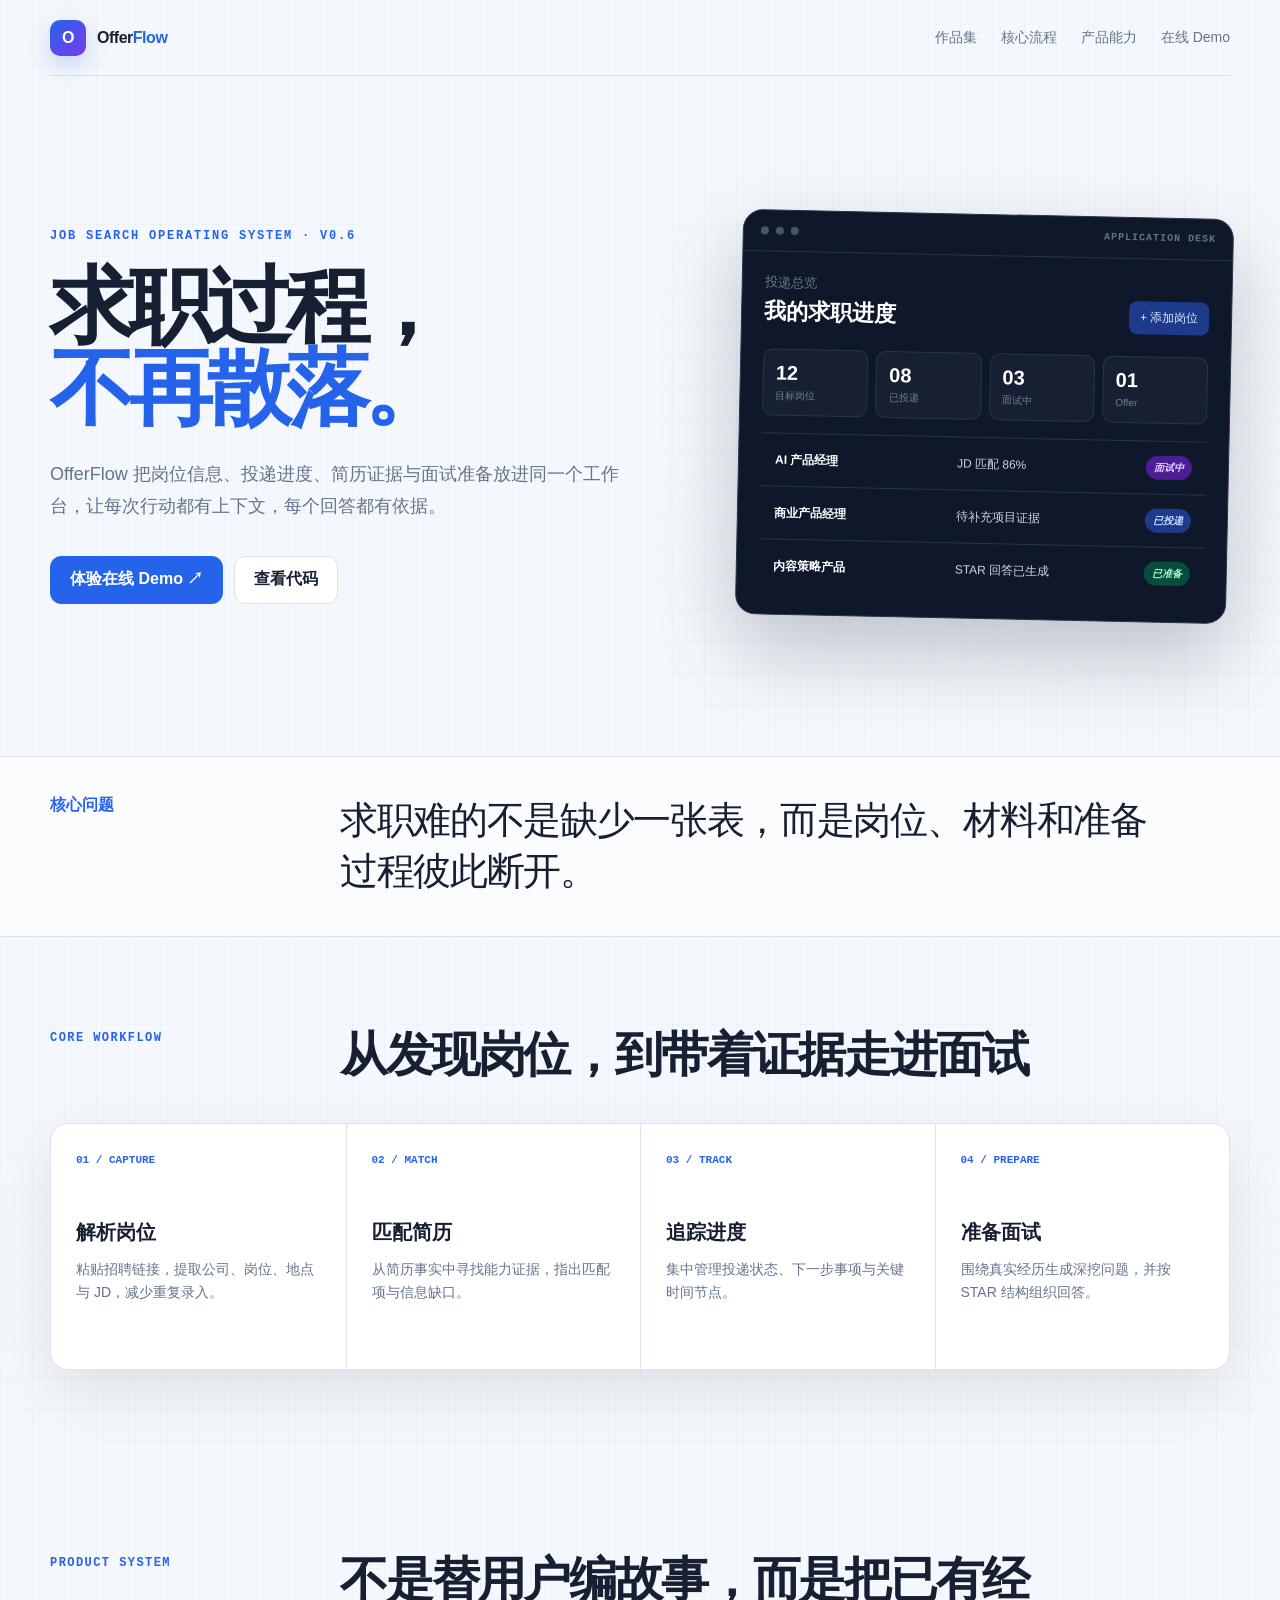
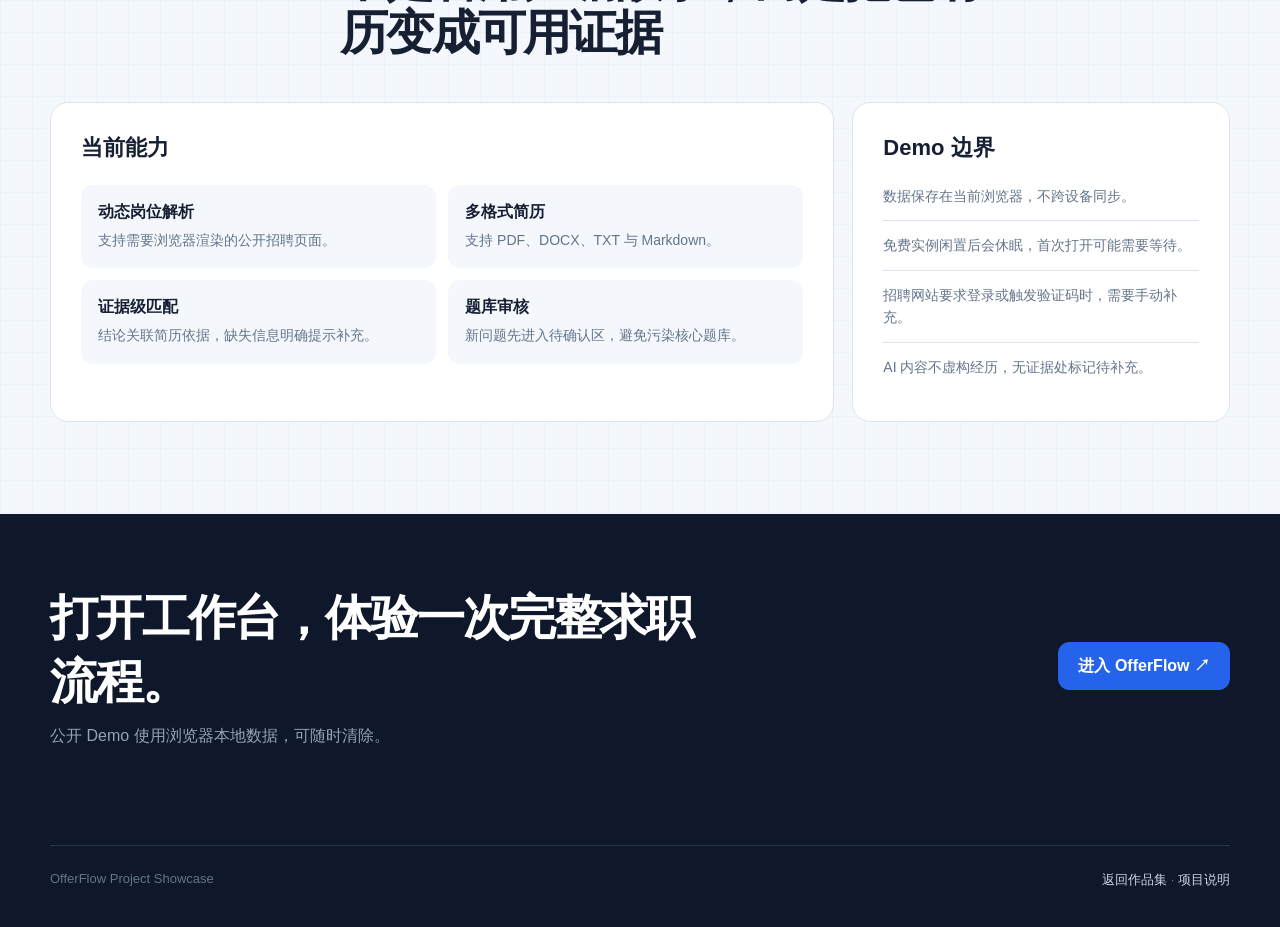
<file: offerflow/project.html>
<!doctype html>
<html lang="zh-CN">
<head>
  <meta charset="utf-8">
  <meta name="viewport" content="width=device-width, initial-scale=1">
  <meta name="description" content="OfferFlow：覆盖岗位解析、投递追踪、简历匹配与面试准备的个人求职管理工具。">
  <title>OfferFlow — 求职过程，不再散落</title>
  <style>
    :root {
      color-scheme: light;
      --navy: #0f172a;
      --ink: #172033;
      --muted: #64748b;
      --line: #dce3ee;
      --paper: #f4f7fb;
      --card: #ffffff;
      --blue: #2563eb;
      --blue-soft: #eaf1ff;
      --violet: #7c3aed;
      --green: #0f9f6e;
      --amber: #d97706;
      --shadow: 0 22px 60px rgba(15, 23, 42, .09);
    }
    * { box-sizing: border-box; }
    html { scroll-behavior: smooth; }
    body {
      margin: 0;
      color: var(--ink);
      background:
        linear-gradient(rgba(37, 99, 235, .035) 1px, transparent 1px),
        linear-gradient(90deg, rgba(37, 99, 235, .035) 1px, transparent 1px),
        var(--paper);
      background-size: 32px 32px;
      font-family: Inter, "PingFang SC", "Microsoft YaHei", sans-serif;
      -webkit-font-smoothing: antialiased;
    }
    a { color: inherit; text-decoration: none; }
    button, a { -webkit-tap-highlight-color: transparent; }
    :focus-visible { outline: 3px solid rgba(37, 99, 235, .35); outline-offset: 4px; }
    .shell { width: min(1180px, calc(100% - 40px)); margin-inline: auto; }
    .topbar {
      display: flex;
      align-items: center;
      justify-content: space-between;
      min-height: 76px;
      border-bottom: 1px solid var(--line);
    }
    .brand { display: flex; align-items: center; gap: 11px; font-weight: 800; letter-spacing: -.03em; }
    .brand-mark {
      display: grid;
      width: 36px;
      height: 36px;
      place-items: center;
      border-radius: 10px;
      color: #fff;
      background: linear-gradient(135deg, var(--blue), var(--violet));
      box-shadow: 0 9px 22px rgba(37, 99, 235, .22);
    }
    .brand span span { color: var(--blue); }
    nav { display: flex; align-items: center; gap: 24px; color: var(--muted); font-size: 14px; }
    nav a:hover { color: var(--blue); }
    .hero {
      display: grid;
      grid-template-columns: minmax(0, 1fr) minmax(420px, .82fr);
      gap: clamp(42px, 7vw, 92px);
      align-items: center;
      min-height: 680px;
      padding: 72px 0;
    }
    .eyebrow {
      margin: 0 0 20px;
      color: var(--blue);
      font: 750 12px/1.4 ui-monospace, "SFMono-Regular", monospace;
      letter-spacing: .15em;
      text-transform: uppercase;
    }
    h1 {
      max-width: 700px;
      margin: 0;
      font-size: clamp(48px, 7vw, 84px);
      line-height: .98;
      letter-spacing: -.065em;
    }
    h1 span { color: var(--blue); }
    .lead {
      max-width: 650px;
      margin: 28px 0 0;
      color: var(--muted);
      font-size: 18px;
      line-height: 1.78;
    }
    .actions { display: flex; flex-wrap: wrap; gap: 11px; margin-top: 34px; }
    .button {
      display: inline-flex;
      align-items: center;
      justify-content: center;
      min-height: 48px;
      padding: 0 19px;
      border: 1px solid var(--line);
      border-radius: 11px;
      background: var(--card);
      font-weight: 720;
      transition: transform .18s ease, box-shadow .18s ease, border-color .18s ease;
    }
    .button:hover { transform: translateY(-2px); border-color: #b7c6df; box-shadow: 0 10px 24px rgba(15, 23, 42, .08); }
    .button-primary { border-color: var(--blue); color: #fff; background: var(--blue); }
    .button-primary:hover { border-color: #1d4ed8; box-shadow: 0 12px 28px rgba(37, 99, 235, .25); }
    .demo-window {
      overflow: hidden;
      border: 1px solid #27344b;
      border-radius: 20px;
      background: var(--navy);
      box-shadow: 0 34px 80px rgba(15, 23, 42, .23);
      transform: rotate(1.2deg);
    }
    .window-bar { display: flex; align-items: center; gap: 7px; padding: 15px 17px; border-bottom: 1px solid #28344a; }
    .window-bar i { width: 8px; height: 8px; border-radius: 50%; background: #475569; }
    .window-bar span { margin-left: auto; color: #64748b; font: 600 10px/1 ui-monospace, monospace; letter-spacing: .1em; }
    .board { padding: 22px; }
    .board-head { display: flex; align-items: end; justify-content: space-between; margin-bottom: 22px; color: #fff; }
    .board-head small { display: block; margin-bottom: 5px; color: #64748b; }
    .board-head strong { font-size: 22px; }
    .add { padding: 8px 11px; border-radius: 8px; color: #dbeafe; background: #1e3a8a; font-size: 12px; }
    .pipeline { display: grid; grid-template-columns: repeat(4, 1fr); gap: 8px; margin-bottom: 17px; }
    .metric { padding: 12px; border: 1px solid #27344b; border-radius: 10px; background: #172033; }
    .metric b { display: block; color: #fff; font-size: 20px; }
    .metric span { color: #718096; font-size: 10px; }
    .job { display: grid; grid-template-columns: 1.15fr 1.2fr auto; gap: 12px; align-items: center; padding: 14px; border-top: 1px solid #27344b; color: #cbd5e1; font-size: 12px; }
    .job:first-of-type { border-top: 0; }
    .job strong { color: #fff; }
    .status { padding: 5px 8px; border-radius: 999px; font-size: 10px; font-weight: 700; }
    .blue { color: #bfdbfe; background: #1e3a8a; }
    .violet { color: #ddd6fe; background: #4c1d95; }
    .green { color: #a7f3d0; background: #064e3b; }
    .statement { padding: 38px 0; border-block: 1px solid var(--line); background: rgba(255,255,255,.7); }
    .statement .shell { display: grid; grid-template-columns: 220px 1fr; gap: 70px; align-items: start; }
    .statement p { margin: 0; color: var(--blue); font-weight: 750; }
    .statement blockquote { max-width: 820px; margin: 0; font-size: clamp(24px, 3vw, 38px); line-height: 1.35; letter-spacing: -.035em; }
    .section { padding: 92px 0; }
    .section-title { display: grid; grid-template-columns: 220px 1fr; gap: 70px; margin-bottom: 42px; }
    .section-title span { color: var(--blue); font: 700 12px/1.5 ui-monospace, monospace; letter-spacing: .12em; text-transform: uppercase; }
    .section-title h2 { max-width: 720px; margin: 0; font-size: clamp(31px, 4vw, 48px); line-height: 1.1; letter-spacing: -.045em; }
    .flow { display: grid; grid-template-columns: repeat(4, 1fr); border: 1px solid var(--line); border-radius: 18px; background: var(--card); box-shadow: var(--shadow); }
    .flow article { min-height: 245px; padding: 25px; border-left: 1px solid var(--line); }
    .flow article:first-child { border-left: 0; }
    .flow small { color: var(--blue); font: 700 11px/1 ui-monospace, monospace; }
    .flow h3 { margin: 52px 0 12px; font-size: 20px; }
    .flow p { margin: 0; color: var(--muted); font-size: 14px; line-height: 1.65; }
    .capability-grid { display: grid; grid-template-columns: 1.35fr .65fr; gap: 18px; }
    .capability-card { padding: 30px; border: 1px solid var(--line); border-radius: 18px; background: var(--card); }
    .capability-card h3 { margin: 0 0 22px; font-size: 22px; }
    .feature-list { display: grid; grid-template-columns: repeat(2, 1fr); gap: 12px; }
    .feature { padding: 17px; border-radius: 12px; background: var(--paper); }
    .feature strong { display: block; margin-bottom: 6px; }
    .feature span, .boundary li { color: var(--muted); font-size: 14px; line-height: 1.6; }
    .boundary { margin: 0; padding: 0; list-style: none; }
    .boundary li { padding: 13px 0; border-top: 1px solid var(--line); }
    .boundary li:first-child { border-top: 0; padding-top: 0; }
    .closing { padding: 72px 0; color: #fff; background: var(--navy); }
    .closing .shell { display: flex; align-items: center; justify-content: space-between; gap: 30px; }
    .closing h2 { max-width: 650px; margin: 0; font-size: clamp(30px, 4vw, 48px); letter-spacing: -.045em; }
    .closing p { margin: 12px 0 0; color: #94a3b8; }
    footer { padding: 26px 0 38px; color: var(--muted); background: var(--navy); font-size: 13px; }
    footer .shell { display: flex; justify-content: space-between; gap: 18px; border-top: 1px solid #27344b; padding-top: 25px; }
    footer a { color: #cbd5e1; }
    @media (max-width: 900px) {
      .hero { grid-template-columns: 1fr; min-height: auto; }
      .demo-window { transform: none; }
      .statement .shell, .section-title { grid-template-columns: 1fr; gap: 16px; }
      .flow { grid-template-columns: repeat(2, 1fr); }
      .flow article:nth-child(3) { border-left: 0; border-top: 1px solid var(--line); }
      .flow article:nth-child(4) { border-top: 1px solid var(--line); }
      .capability-grid { grid-template-columns: 1fr; }
    }
    @media (max-width: 620px) {
      .shell { width: min(100% - 28px, 1180px); }
      nav a:not(:first-child) { display: none; }
      .hero { padding: 52px 0 62px; }
      .demo-window { border-radius: 14px; }
      .board { padding: 15px; }
      .job { grid-template-columns: 1fr auto; }
      .job span:nth-child(2) { display: none; }
      .flow, .feature-list { grid-template-columns: 1fr; }
      .flow article { min-height: auto; border-left: 0; border-top: 1px solid var(--line); }
      .flow article:first-child { border-top: 0; }
      .flow h3 { margin-top: 28px; }
      .closing .shell, footer .shell { align-items: flex-start; flex-direction: column; }
    }
    @media (prefers-reduced-motion: reduce) {
      html { scroll-behavior: auto; }
      .button { transition: none; }
    }
  </style>
</head>
<body>
  <header class="shell topbar">
    <a class="brand" href="./project.html" aria-label="OfferFlow 项目介绍">
      <span class="brand-mark">O</span><span>Offer<span>Flow</span></span>
    </a>
    <nav aria-label="主导航">
      <a href="../">作品集</a>
      <a href="#workflow">核心流程</a>
      <a href="#capabilities">产品能力</a>
      <a href="https://offerflow-u2hq.onrender.com/">在线 Demo</a>
    </nav>
  </header>

  <main>
    <section class="shell hero">
      <div>
        <p class="eyebrow">Job search operating system · V0.6</p>
        <h1>求职过程，<br><span>不再散落。</span></h1>
        <p class="lead">OfferFlow 把岗位信息、投递进度、简历证据与面试准备放进同一个工作台，让每次行动都有上下文，每个回答都有依据。</p>
        <div class="actions">
          <a class="button button-primary" href="https://offerflow-u2hq.onrender.com/">体验在线 Demo ↗</a>
          <a class="button" href="https://github.com/4uiiowy/vicky-demo-repository/tree/main/offerflow">查看代码</a>
        </div>
      </div>
      <div class="demo-window" aria-label="OfferFlow 投递工作台抽象预览">
        <div class="window-bar"><i></i><i></i><i></i><span>APPLICATION DESK</span></div>
        <div class="board">
          <div class="board-head"><div><small>投递总览</small><strong>我的求职进度</strong></div><span class="add">+ 添加岗位</span></div>
          <div class="pipeline">
            <div class="metric"><b>12</b><span>目标岗位</span></div>
            <div class="metric"><b>08</b><span>已投递</span></div>
            <div class="metric"><b>03</b><span>面试中</span></div>
            <div class="metric"><b>01</b><span>Offer</span></div>
          </div>
          <div class="job"><strong>AI 产品经理</strong><span>JD 匹配 86%</span><em class="status violet">面试中</em></div>
          <div class="job"><strong>商业产品经理</strong><span>待补充项目证据</span><em class="status blue">已投递</em></div>
          <div class="job"><strong>内容策略产品</strong><span>STAR 回答已生成</span><em class="status green">已准备</em></div>
        </div>
      </div>
    </section>

    <section class="statement">
      <div class="shell">
        <p>核心问题</p>
        <blockquote>求职难的不是缺少一张表，而是岗位、材料和准备过程彼此断开。</blockquote>
      </div>
    </section>

    <section class="shell section" id="workflow">
      <div class="section-title">
        <span>Core workflow</span>
        <h2>从发现岗位，到带着证据走进面试</h2>
      </div>
      <div class="flow">
        <article><small>01 / CAPTURE</small><h3>解析岗位</h3><p>粘贴招聘链接，提取公司、岗位、地点与 JD，减少重复录入。</p></article>
        <article><small>02 / MATCH</small><h3>匹配简历</h3><p>从简历事实中寻找能力证据，指出匹配项与信息缺口。</p></article>
        <article><small>03 / TRACK</small><h3>追踪进度</h3><p>集中管理投递状态、下一步事项与关键时间节点。</p></article>
        <article><small>04 / PREPARE</small><h3>准备面试</h3><p>围绕真实经历生成深挖问题，并按 STAR 结构组织回答。</p></article>
      </div>
    </section>

    <section class="shell section" id="capabilities">
      <div class="section-title">
        <span>Product system</span>
        <h2>不是替用户编故事，而是把已有经历变成可用证据</h2>
      </div>
      <div class="capability-grid">
        <article class="capability-card">
          <h3>当前能力</h3>
          <div class="feature-list">
            <div class="feature"><strong>动态岗位解析</strong><span>支持需要浏览器渲染的公开招聘页面。</span></div>
            <div class="feature"><strong>多格式简历</strong><span>支持 PDF、DOCX、TXT 与 Markdown。</span></div>
            <div class="feature"><strong>证据级匹配</strong><span>结论关联简历依据，缺失信息明确提示补充。</span></div>
            <div class="feature"><strong>题库审核</strong><span>新问题先进入待确认区，避免污染核心题库。</span></div>
          </div>
        </article>
        <article class="capability-card">
          <h3>Demo 边界</h3>
          <ul class="boundary">
            <li>数据保存在当前浏览器，不跨设备同步。</li>
            <li>免费实例闲置后会休眠，首次打开可能需要等待。</li>
            <li>招聘网站要求登录或触发验证码时，需要手动补充。</li>
            <li>AI 内容不虚构经历，无证据处标记待补充。</li>
          </ul>
        </article>
      </div>
    </section>

    <section class="closing">
      <div class="shell">
        <div><h2>打开工作台，体验一次完整求职流程。</h2><p>公开 Demo 使用浏览器本地数据，可随时清除。</p></div>
        <a class="button button-primary" href="https://offerflow-u2hq.onrender.com/">进入 OfferFlow ↗</a>
      </div>
    </section>
  </main>

  <footer>
    <div class="shell">
      <span>OfferFlow Project Showcase</span>
      <span><a href="../">返回作品集</a> · <a href="./README.md">项目说明</a></span>
    </div>
  </footer>
</body>
</html>
</file>
<file: case-review-tool/assets/styles.css>
:root {
  --ink: #17213b;
  --muted: #68718a;
  --paper: #f6f7fb;
  --white: #ffffff;
  --line: #dfe3ed;
  --blue: #3157d5;
  --blue-dark: #2444aa;
  --blue-soft: #e9eeff;
  --cyan: #74dfe7;
  --coral: #ff806a;
  --success: #278365;
  --shadow: 0 22px 70px rgba(32, 47, 91, .12);
  --radius: 18px;
  --display: "Arial Narrow", "PingFang SC", "Microsoft YaHei", sans-serif;
  --body: Inter, ui-sans-serif, -apple-system, BlinkMacSystemFont, "Segoe UI", "PingFang SC", sans-serif;
  --mono: ui-monospace, SFMono-Regular, Menlo, Consolas, monospace;
}

* { box-sizing: border-box; }
html { scroll-behavior: smooth; }
body { margin: 0; color: var(--ink); background: var(--paper); font-family: var(--body); }
a { color: inherit; text-decoration: none; }
button, input, textarea { font: inherit; }
button, a { -webkit-tap-highlight-color: transparent; }
:focus-visible { outline: 3px solid var(--cyan); outline-offset: 3px; }

.site-header, .demo-header {
  height: 76px; padding: 0 clamp(22px, 5vw, 72px); display: flex; align-items: center;
  justify-content: space-between; background: rgba(246, 247, 251, .9); border-bottom: 1px solid var(--line);
  backdrop-filter: blur(16px); position: relative; z-index: 20;
}
.site-header { position: sticky; top: 0; }
.wordmark { display: inline-flex; align-items: center; gap: 11px; font-weight: 800; letter-spacing: -.02em; }
.wordmark-mark {
  width: 34px; height: 34px; display: grid; place-items: center; color: var(--white); background: var(--ink);
  border-radius: 10px 10px 10px 3px; font-family: var(--mono); font-size: 12px; letter-spacing: -.08em;
}
.site-header nav { display: flex; gap: 28px; color: var(--muted); font-size: 14px; }
.site-header nav a:hover, footer a:hover, .back-link:hover { color: var(--blue); }

.hero {
  min-height: calc(100vh - 76px); max-width: 1440px; margin: 0 auto; padding: clamp(70px, 10vw, 150px) clamp(24px, 6vw, 90px);
  display: grid; grid-template-columns: .92fr 1.08fr; align-items: center; gap: clamp(60px, 7vw, 120px); overflow: hidden;
}
.eyebrow, .section-caption {
  margin: 0 0 20px; color: var(--blue); font-family: var(--mono); font-size: 11px; font-weight: 800; letter-spacing: .14em; text-transform: uppercase;
}
.hero h1 {
  margin: 0; max-width: 720px; font-family: var(--display); font-size: clamp(52px, 7vw, 102px); line-height: .97; letter-spacing: -.07em; font-weight: 900;
}
.hero h1 span { color: var(--blue); }
.hero-lede { max-width: 620px; margin: 34px 0; color: var(--muted); font-size: clamp(17px, 1.4vw, 21px); line-height: 1.85; }
.hero-actions { display: flex; flex-wrap: wrap; gap: 12px; }
.button {
  min-height: 48px; padding: 0 20px; border: 0; border-radius: 12px; display: inline-flex; align-items: center; justify-content: center;
  gap: 24px; font-weight: 750; cursor: pointer; transition: transform .18s ease, box-shadow .18s ease, background .18s ease;
}
.button:hover { transform: translateY(-2px); }
.button-primary { color: var(--white); background: var(--blue); box-shadow: 0 10px 24px rgba(49, 87, 213, .22); }
.button-primary:hover { background: var(--blue-dark); box-shadow: 0 14px 28px rgba(49, 87, 213, .3); }
.button-quiet { color: var(--ink); background: var(--white); border: 1px solid var(--line); }
.data-note { margin: 22px 0 0; color: var(--muted); font-size: 12px; }
.data-note span { margin-right: 7px; color: var(--success); }

.hero-art { min-width: 0; position: relative; }
.preview-window { overflow: hidden; background: var(--white); border: 1px solid var(--line); border-radius: 24px; box-shadow: var(--shadow); transform: rotate(1.8deg); }
.preview-bar { height: 48px; padding: 0 18px; display: flex; align-items: center; gap: 7px; background: #eef0f6; border-bottom: 1px solid var(--line); }
.preview-bar i { width: 8px; height: 8px; background: #c6ccda; border-radius: 50%; }
.preview-bar span { margin-left: auto; color: #8991a5; font: 9px var(--mono); letter-spacing: .16em; }
.preview-body { min-height: 420px; display: grid; grid-template-columns: 28% 72%; }
.preview-list { padding: 34px 20px; display: flex; flex-direction: column; gap: 14px; background: var(--ink); }
.preview-list span { height: 52px; border: 1px solid rgba(255,255,255,.14); border-radius: 10px; }
.preview-list .selected { background: var(--blue); border-color: var(--blue); }
.preview-content { padding: 55px 11%; }
.preview-title { width: 58%; height: 20px; background: var(--ink); border-radius: 4px; }
.preview-lines { margin: 24px 0 42px; display: grid; gap: 9px; }
.preview-lines i { height: 7px; background: #e5e7ef; border-radius: 10px; }
.preview-lines i:last-child { width: 68%; }
.preview-evidence { padding-left: 24px; border-left: 3px solid var(--cyan); display: grid; grid-template-columns: 90px 1fr; gap: 16px 10px; align-items: center; }
.preview-evidence b { font: 9px var(--mono); }
.preview-evidence span { height: 44px; background: var(--paper); border: 1px solid var(--line); border-radius: 8px; }
.preview-tags { margin-top: 35px; display: flex; gap: 8px; }
.preview-tags em { padding: 8px 10px; color: var(--blue); background: var(--blue-soft); border-radius: 999px; font-size: 9px; font-style: normal; }
.case-strip {
  width: 155px; height: 400px; padding: 22px 18px; position: absolute; right: -52px; top: -50px; z-index: 3;
  display: flex; flex-direction: column; color: var(--ink); background: var(--cyan); border-radius: 9px; box-shadow: 0 18px 35px rgba(42, 102, 112, .2); transform: rotate(7deg);
}
.case-strip span { font: 10px var(--mono); letter-spacing: .1em; }
.case-strip strong { margin-top: 25px; font-size: 15px; writing-mode: vertical-rl; letter-spacing: .2em; }
.case-strip i { flex: 1; width: 1px; margin: 16px 0; background: rgba(23,33,59,.25); }

.problem-band { padding: 70px clamp(24px, 8vw, 120px); display: grid; grid-template-columns: .6fr 1.4fr; gap: 60px; color: var(--white); background: var(--ink); }
.problem-band p { margin: 8px 0; color: var(--cyan); font-family: var(--mono); font-size: 12px; letter-spacing: .12em; }
.problem-band blockquote { max-width: 950px; margin: 0; font-family: var(--display); font-size: clamp(28px, 3.7vw, 54px); line-height: 1.25; letter-spacing: -.04em; font-weight: 800; }
.section-shell { max-width: 1300px; margin: 0 auto; padding: 120px clamp(24px, 5vw, 72px); }
.section-heading { display: grid; grid-template-columns: .38fr 1fr; gap: 40px; align-items: start; }
.section-heading h2 { max-width: 780px; margin: 0; font-family: var(--display); font-size: clamp(36px, 4.5vw, 64px); line-height: 1.05; letter-spacing: -.05em; }
.principle-grid { margin-top: 75px; display: grid; grid-template-columns: repeat(3, 1fr); border-top: 1px solid var(--line); }
.principle-grid article { padding: 32px 36px 20px 0; border-right: 1px solid var(--line); }
.principle-grid article + article { padding-left: 36px; }
.principle-grid article:last-child { border: 0; }
.principle-index { width: 32px; height: 32px; display: grid; place-items: center; color: var(--blue); background: var(--blue-soft); border-radius: 50%; font: 12px var(--mono); }
.principle-grid h3 { margin: 45px 0 15px; font-size: 23px; }
.principle-grid p { margin: 0; color: var(--muted); line-height: 1.8; }
.workflow { border-top: 1px solid var(--line); }
.flow-list { margin: 75px 0; padding: 0; list-style: none; counter-reset: flow; border-top: 1px solid var(--line); }
.flow-list li { counter-increment: flow; padding: 26px 0; display: grid; grid-template-columns: 90px .7fr 1fr; align-items: center; border-bottom: 1px solid var(--line); }
.flow-list li::before { content: "0" counter(flow); color: var(--blue); font: 12px var(--mono); }
.flow-list span { font-size: 20px; font-weight: 800; }
.flow-list p { margin: 0; color: var(--muted); line-height: 1.65; }
.demo-callout { padding: 34px 38px; display: flex; align-items: center; justify-content: space-between; color: var(--white); background: var(--blue); border-radius: var(--radius); transition: transform .2s ease; }
.demo-callout:hover { transform: translateY(-3px); }
.demo-callout small { display: block; margin-bottom: 8px; color: #bfcafd; font: 10px var(--mono); letter-spacing: .14em; text-transform: uppercase; }
.demo-callout strong { font-size: clamp(22px, 3vw, 34px); }
.demo-callout b { font-size: 40px; }
.tech-notes { border-top: 1px solid var(--line); }
.tech-grid { margin-top: 70px; display: grid; grid-template-columns: repeat(3, .6fr) 1.5fr; gap: 36px; align-items: end; }
.tech-grid div { display: flex; flex-direction: column; border-left: 3px solid var(--cyan); padding-left: 18px; }
.tech-grid strong { font-family: var(--display); font-size: 48px; letter-spacing: -.05em; }
.tech-grid span { color: var(--muted); font-size: 13px; }
.tech-grid p { margin: 0; color: var(--muted); line-height: 1.8; }
footer { padding: 34px clamp(24px, 5vw, 72px); display: flex; justify-content: space-between; color: var(--muted); border-top: 1px solid var(--line); font-size: 13px; }
footer div { display: flex; gap: 24px; }

/* Demo */
.demo-page { height: 100vh; overflow: hidden; background: #eef1f7; }
.demo-header { height: 64px; padding-inline: 24px; background: var(--white); }
.demo-header .wordmark { font-size: 14px; }
.synthetic-badge { margin: 0; padding: 7px 10px; color: var(--muted); background: var(--paper); border: 1px solid var(--line); border-radius: 999px; font: 10px var(--mono); letter-spacing: .08em; }
.synthetic-badge span { display: inline-block; width: 6px; height: 6px; margin-right: 5px; background: var(--success); border-radius: 50%; }
.back-link { color: var(--muted); font-size: 13px; }
.review-app { height: calc(100vh - 64px); display: grid; grid-template-columns: 280px minmax(400px, 1fr) 330px; }
.batch-panel, .label-panel { min-height: 0; padding: 28px 20px; background: var(--white); overflow-y: auto; }
.batch-panel { border-right: 1px solid var(--line); }
.label-panel { border-left: 1px solid var(--line); }
.panel-label { display: flex; align-items: start; justify-content: space-between; }
.panel-label p { margin: 0 0 6px; color: var(--muted); font: 10px var(--mono); letter-spacing: .12em; text-transform: uppercase; }
.panel-label h1, .label-top h2 { margin: 0; font-size: 20px; letter-spacing: -.02em; }
.icon-button { width: 38px; height: 38px; border: 1px solid var(--line); color: var(--ink); background: var(--white); border-radius: 10px; cursor: pointer; }
.icon-button:hover:not(:disabled) { color: var(--blue); border-color: #aab9ed; }
.icon-button:disabled { opacity: .35; cursor: not-allowed; }
.batch-list { margin-top: 24px; display: grid; gap: 10px; }
.batch-button { width: 100%; padding: 15px; border: 1px solid var(--line); text-align: left; color: var(--ink); background: var(--white); border-radius: 12px; cursor: pointer; }
.batch-button:hover { border-color: #aab9ed; }
.batch-button.active { color: var(--white); background: var(--ink); border-color: var(--ink); box-shadow: 0 10px 25px rgba(23, 33, 59, .15); }
.batch-button > span { display: flex; align-items: center; justify-content: space-between; gap: 10px; }
.batch-button b { font-size: 14px; }
.batch-button em { color: var(--muted); font: 10px var(--mono); font-style: normal; }
.batch-button.active em { color: #aeb8d1; }
.progress-track { height: 3px; margin-top: 13px; overflow: hidden; background: #e1e5ee; border-radius: 5px; }
.progress-track i { display: block; height: 100%; background: var(--cyan); }
.local-note { margin-top: 28px; padding: 15px; display: flex; gap: 10px; color: var(--muted); background: var(--paper); border-radius: 10px; font-size: 11px; line-height: 1.55; }
.local-note span { color: var(--blue); }
.local-note p { margin: 0; }
.local-note strong { color: var(--ink); }
.case-panel { min-width: 0; overflow-y: auto; }
.case-toolbar { min-height: 94px; padding: 20px 34px; display: flex; align-items: center; justify-content: space-between; background: rgba(238,241,247,.94); border-bottom: 1px solid var(--line); position: sticky; top: 0; z-index: 5; backdrop-filter: blur(10px); }
.case-kicker { margin: 0 0 4px; color: var(--blue); font: 10px var(--mono); letter-spacing: .1em; text-transform: uppercase; }
.case-toolbar h2 { margin: 0; font-size: 20px; }
.case-nav { display: flex; align-items: center; gap: 10px; }
.case-nav span { min-width: 48px; text-align: center; color: var(--muted); font: 11px var(--mono); }
.case-document { max-width: 820px; margin: 0 auto; padding: 45px 44px 90px; }
.meta-row { display: flex; flex-wrap: wrap; gap: 8px; }
.meta-row span { padding: 7px 10px; color: var(--muted); background: var(--white); border: 1px solid var(--line); border-radius: 999px; font-size: 11px; }
.summary-block { margin-top: 28px; padding: 26px; background: var(--white); border: 1px solid var(--line); border-radius: var(--radius); box-shadow: 0 8px 25px rgba(44, 56, 90, .04); }
.summary-block .section-caption { margin-bottom: 12px; }
.summary-block > p:last-child { margin: 0; font-size: 17px; line-height: 1.85; }
.evidence-section { margin-top: 42px; }
.evidence-heading { display: flex; align-items: end; justify-content: space-between; }
.evidence-heading .section-caption { margin-bottom: 7px; }
.evidence-heading h3 { margin: 0; font-size: 20px; }
.evidence-heading > span { color: var(--muted); font: 11px var(--mono); }
.evidence-list { margin-top: 22px; padding-left: 30px; position: relative; display: grid; gap: 16px; }
.evidence-list::before { content: ""; width: 2px; position: absolute; left: 7px; top: 12px; bottom: 12px; background: var(--cyan); }
.evidence-card { padding: 20px; position: relative; background: var(--white); border: 1px solid var(--line); border-radius: 14px; cursor: pointer; }
.evidence-card::before { content: ""; width: 10px; height: 10px; position: absolute; left: -29px; top: 24px; background: var(--paper); border: 3px solid var(--blue); border-radius: 50%; }
.evidence-card:hover, .evidence-card.expanded { border-color: #aab9ed; box-shadow: 0 10px 25px rgba(49,87,213,.07); }
.evidence-card header { display: flex; align-items: center; justify-content: space-between; gap: 20px; }
.evidence-card h4 { margin: 0; font-size: 14px; }
.evidence-card time { color: var(--muted); font: 10px var(--mono); }
.evidence-card p { margin: 12px 0 0; color: var(--muted); font-size: 13px; line-height: 1.7; }
.evidence-detail { max-height: 0; margin-top: 0; overflow: hidden; opacity: 0; color: var(--ink); background: var(--paper); border-radius: 8px; font: 11px/1.7 var(--mono); transition: max-height .2s ease, opacity .2s ease, margin .2s ease, padding .2s ease; }
.evidence-card.expanded .evidence-detail { max-height: 130px; margin-top: 14px; padding: 12px; opacity: 1; }
.label-top > p:last-child { margin: 10px 0 26px; color: var(--muted); font-size: 12px; line-height: 1.6; }
.label-top .section-caption { margin-bottom: 7px; }
fieldset { margin: 0 0 25px; padding: 0; border: 0; }
legend, .note-field > span { margin-bottom: 11px; color: var(--muted); font-size: 11px; font-weight: 700; }
.decision-option { margin-bottom: 8px; padding: 13px; display: flex; align-items: center; gap: 10px; background: var(--white); border: 1px solid var(--line); border-radius: 11px; cursor: pointer; }
.decision-option:hover { border-color: #aab9ed; }
.decision-option:has(input:checked) { border-color: var(--blue); background: var(--blue-soft); }
.decision-option input { accent-color: var(--blue); }
.decision-option span { display: flex; flex: 1; flex-direction: column; gap: 3px; }
.decision-option b { font-size: 13px; }
.decision-option small { color: var(--muted); font-size: 10px; }
.decision-option i { color: var(--blue); font-style: normal; }
.confidence-options { display: grid; grid-template-columns: repeat(3, 1fr); gap: 7px; }
.confidence-options input { position: absolute; opacity: 0; }
.confidence-options span { height: 38px; display: grid; place-items: center; border: 1px solid var(--line); border-radius: 9px; cursor: pointer; font-size: 12px; }
.confidence-options input:checked + span { color: var(--white); background: var(--ink); border-color: var(--ink); }
.confidence-options input:focus-visible + span { outline: 3px solid var(--cyan); outline-offset: 2px; }
.note-field { display: flex; flex-wrap: wrap; justify-content: space-between; }
.note-field small { color: var(--muted); font-size: 10px; }
.note-field textarea { width: 100%; margin-top: 8px; padding: 11px; resize: vertical; color: var(--ink); background: var(--paper); border: 1px solid var(--line); border-radius: 9px; font-size: 12px; line-height: 1.5; }
.save-button { width: 100%; margin-top: 22px; }
.saved-state { min-height: 18px; margin: 10px 0 0; color: var(--success); text-align: center; font-size: 11px; }
.toast { padding: 12px 18px; position: fixed; left: 50%; bottom: 28px; z-index: 30; color: var(--white); background: var(--ink); border-radius: 10px; box-shadow: var(--shadow); opacity: 0; pointer-events: none; transform: translate(-50%, 16px); transition: opacity .2s, transform .2s; font-size: 12px; }
.toast.show { opacity: 1; transform: translate(-50%, 0); }

@media (max-width: 1050px) {
  .hero { grid-template-columns: 1fr; padding-top: 90px; }
  .hero-art { width: min(740px, 90%); margin: 0 auto; }
  .review-app { grid-template-columns: 230px 1fr; }
  .label-panel { position: fixed; right: 18px; bottom: 18px; width: min(330px, calc(100vw - 36px)); max-height: calc(100vh - 100px); z-index: 15; border: 1px solid var(--line); border-radius: 16px; box-shadow: var(--shadow); }
  .case-document { padding-right: 360px; max-width: 1100px; }
}
@media (max-width: 760px) {
  .site-header nav a:not(:last-child) { display: none; }
  .hero { min-height: auto; gap: 80px; }
  .hero-art { width: 100%; }
  .case-strip { right: -25px; height: 300px; }
  .preview-body { min-height: 300px; }
  .preview-content { padding-top: 40px; }
  .problem-band, .section-heading { grid-template-columns: 1fr; gap: 20px; }
  .principle-grid { grid-template-columns: 1fr; }
  .principle-grid article, .principle-grid article + article { padding: 28px 0; border-right: 0; border-bottom: 1px solid var(--line); }
  .principle-grid h3 { margin-top: 25px; }
  .flow-list li { grid-template-columns: 60px 1fr; }
  .flow-list p { grid-column: 2; margin-top: 8px; }
  .tech-grid { grid-template-columns: repeat(3, 1fr); }
  .tech-grid p { grid-column: 1 / -1; }
  footer { gap: 20px; flex-direction: column; }
  .demo-header .synthetic-badge { display: none; }
  .review-app { display: block; overflow-y: auto; }
  .batch-panel { min-height: auto; overflow: visible; border-right: 0; border-bottom: 1px solid var(--line); }
  .batch-list { grid-template-columns: repeat(3, minmax(170px, 1fr)); overflow-x: auto; padding-bottom: 6px; }
  .local-note { display: none; }
  .case-panel { overflow: visible; }
  .case-toolbar { position: static; }
  .case-document { padding: 30px 20px 430px; }
  .label-panel { bottom: 10px; right: 10px; width: calc(100vw - 20px); max-height: 390px; }
}
@media (max-width: 520px) {
  .hero h1 { font-size: 50px; }
  .preview-list { display: none; }
  .preview-body { grid-template-columns: 1fr; }
  .case-strip { display: none; }
  .section-shell { padding-block: 82px; }
  .tech-grid { grid-template-columns: 1fr; }
  .tech-grid p { grid-column: auto; }
  .demo-header { padding-inline: 14px; }
  .demo-header .wordmark span:last-child { display: none; }
  .case-toolbar { padding: 16px; }
  .case-toolbar h2 { font-size: 16px; }
}
@media (prefers-reduced-motion: reduce) {
  html { scroll-behavior: auto; }
  *, *::before, *::after { transition-duration: .01ms !important; animation-duration: .01ms !important; animation-iteration-count: 1 !important; }
}
</file>
<file: assets/styles.css>
:root {
  --ink: #17213b;
  --muted: #68718a;
  --paper: #f6f7fb;
  --white: #ffffff;
  --line: #dfe3ed;
  --blue: #3157d5;
  --blue-dark: #2444aa;
  --blue-soft: #e9eeff;
  --cyan: #74dfe7;
  --coral: #ff806a;
  --success: #278365;
  --shadow: 0 22px 70px rgba(32, 47, 91, .12);
  --radius: 18px;
  --display: "Arial Narrow", "PingFang SC", "Microsoft YaHei", sans-serif;
  --body: Inter, ui-sans-serif, -apple-system, BlinkMacSystemFont, "Segoe UI", "PingFang SC", sans-serif;
  --mono: ui-monospace, SFMono-Regular, Menlo, Consolas, monospace;
}

* { box-sizing: border-box; }
html { scroll-behavior: smooth; }
body { margin: 0; color: var(--ink); background: var(--paper); font-family: var(--body); }
a { color: inherit; text-decoration: none; }
button, input, textarea { font: inherit; }
button, a { -webkit-tap-highlight-color: transparent; }
:focus-visible { outline: 3px solid var(--cyan); outline-offset: 3px; }

.site-header, .demo-header {
  height: 76px; padding: 0 clamp(22px, 5vw, 72px); display: flex; align-items: center;
  justify-content: space-between; background: rgba(246, 247, 251, .9); border-bottom: 1px solid var(--line);
  backdrop-filter: blur(16px); position: relative; z-index: 20;
}
.site-header { position: sticky; top: 0; }
.wordmark { display: inline-flex; align-items: center; gap: 11px; font-weight: 800; letter-spacing: -.02em; }
.wordmark-mark {
  width: 34px; height: 34px; display: grid; place-items: center; color: var(--white); background: var(--ink);
  border-radius: 10px 10px 10px 3px; font-family: var(--mono); font-size: 12px; letter-spacing: -.08em;
}
.site-header nav { display: flex; gap: 28px; color: var(--muted); font-size: 14px; }
.site-header nav a:hover, footer a:hover, .back-link:hover { color: var(--blue); }

.hero {
  min-height: calc(100vh - 76px); max-width: 1440px; margin: 0 auto; padding: clamp(70px, 10vw, 150px) clamp(24px, 6vw, 90px);
  display: grid; grid-template-columns: .92fr 1.08fr; align-items: center; gap: clamp(60px, 7vw, 120px); overflow: hidden;
}
.eyebrow, .section-caption {
  margin: 0 0 20px; color: var(--blue); font-family: var(--mono); font-size: 11px; font-weight: 800; letter-spacing: .14em; text-transform: uppercase;
}
.hero h1 {
  margin: 0; max-width: 720px; font-family: var(--display); font-size: clamp(52px, 7vw, 102px); line-height: .97; letter-spacing: -.07em; font-weight: 900;
}
.hero h1 span { color: var(--blue); }
.hero-lede { max-width: 620px; margin: 34px 0; color: var(--muted); font-size: clamp(17px, 1.4vw, 21px); line-height: 1.85; }
.hero-actions { display: flex; flex-wrap: wrap; gap: 12px; }
.button {
  min-height: 48px; padding: 0 20px; border: 0; border-radius: 12px; display: inline-flex; align-items: center; justify-content: center;
  gap: 24px; font-weight: 750; cursor: pointer; transition: transform .18s ease, box-shadow .18s ease, background .18s ease;
}
.button:hover { transform: translateY(-2px); }
.button-primary { color: var(--white); background: var(--blue); box-shadow: 0 10px 24px rgba(49, 87, 213, .22); }
.button-primary:hover { background: var(--blue-dark); box-shadow: 0 14px 28px rgba(49, 87, 213, .3); }
.button-quiet { color: var(--ink); background: var(--white); border: 1px solid var(--line); }
.data-note { margin: 22px 0 0; color: var(--muted); font-size: 12px; }
.data-note span { margin-right: 7px; color: var(--success); }

.hero-art { min-width: 0; position: relative; }
.preview-window { overflow: hidden; background: var(--white); border: 1px solid var(--line); border-radius: 24px; box-shadow: var(--shadow); transform: rotate(1.8deg); }
.preview-bar { height: 48px; padding: 0 18px; display: flex; align-items: center; gap: 7px; background: #eef0f6; border-bottom: 1px solid var(--line); }
.preview-bar i { width: 8px; height: 8px; background: #c6ccda; border-radius: 50%; }
.preview-bar span { margin-left: auto; color: #8991a5; font: 9px var(--mono); letter-spacing: .16em; }
.preview-body { min-height: 420px; display: grid; grid-template-columns: 28% 72%; }
.preview-list { padding: 34px 20px; display: flex; flex-direction: column; gap: 14px; background: var(--ink); }
.preview-list span { height: 52px; border: 1px solid rgba(255,255,255,.14); border-radius: 10px; }
.preview-list .selected { background: var(--blue); border-color: var(--blue); }
.preview-content { padding: 55px 11%; }
.preview-title { width: 58%; height: 20px; background: var(--ink); border-radius: 4px; }
.preview-lines { margin: 24px 0 42px; display: grid; gap: 9px; }
.preview-lines i { height: 7px; background: #e5e7ef; border-radius: 10px; }
.preview-lines i:last-child { width: 68%; }
.preview-evidence { padding-left: 24px; border-left: 3px solid var(--cyan); display: grid; grid-template-columns: 90px 1fr; gap: 16px 10px; align-items: center; }
.preview-evidence b { font: 9px var(--mono); }
.preview-evidence span { height: 44px; background: var(--paper); border: 1px solid var(--line); border-radius: 8px; }
.preview-tags { margin-top: 35px; display: flex; gap: 8px; }
.preview-tags em { padding: 8px 10px; color: var(--blue); background: var(--blue-soft); border-radius: 999px; font-size: 9px; font-style: normal; }
.case-strip {
  width: 155px; height: 400px; padding: 22px 18px; position: absolute; right: -52px; top: -50px; z-index: 3;
  display: flex; flex-direction: column; color: var(--ink); background: var(--cyan); border-radius: 9px; box-shadow: 0 18px 35px rgba(42, 102, 112, .2); transform: rotate(7deg);
}
.case-strip span { font: 10px var(--mono); letter-spacing: .1em; }
.case-strip strong { margin-top: 25px; font-size: 15px; writing-mode: vertical-rl; letter-spacing: .2em; }
.case-strip i { flex: 1; width: 1px; margin: 16px 0; background: rgba(23,33,59,.25); }

.problem-band { padding: 70px clamp(24px, 8vw, 120px); display: grid; grid-template-columns: .6fr 1.4fr; gap: 60px; color: var(--white); background: var(--ink); }
.problem-band p { margin: 8px 0; color: var(--cyan); font-family: var(--mono); font-size: 12px; letter-spacing: .12em; }
.problem-band blockquote { max-width: 950px; margin: 0; font-family: var(--display); font-size: clamp(28px, 3.7vw, 54px); line-height: 1.25; letter-spacing: -.04em; font-weight: 800; }
.section-shell { max-width: 1300px; margin: 0 auto; padding: 120px clamp(24px, 5vw, 72px); }
.section-heading { display: grid; grid-template-columns: .38fr 1fr; gap: 40px; align-items: start; }
.section-heading h2 { max-width: 780px; margin: 0; font-family: var(--display); font-size: clamp(36px, 4.5vw, 64px); line-height: 1.05; letter-spacing: -.05em; }
.principle-grid { margin-top: 75px; display: grid; grid-template-columns: repeat(3, 1fr); border-top: 1px solid var(--line); }
.principle-grid article { padding: 32px 36px 20px 0; border-right: 1px solid var(--line); }
.principle-grid article + article { padding-left: 36px; }
.principle-grid article:last-child { border: 0; }
.principle-index { width: 32px; height: 32px; display: grid; place-items: center; color: var(--blue); background: var(--blue-soft); border-radius: 50%; font: 12px var(--mono); }
.principle-grid h3 { margin: 45px 0 15px; font-size: 23px; }
.principle-grid p { margin: 0; color: var(--muted); line-height: 1.8; }
.workflow { border-top: 1px solid var(--line); }
.flow-list { margin: 75px 0; padding: 0; list-style: none; counter-reset: flow; border-top: 1px solid var(--line); }
.flow-list li { counter-increment: flow; padding: 26px 0; display: grid; grid-template-columns: 90px .7fr 1fr; align-items: center; border-bottom: 1px solid var(--line); }
.flow-list li::before { content: "0" counter(flow); color: var(--blue); font: 12px var(--mono); }
.flow-list span { font-size: 20px; font-weight: 800; }
.flow-list p { margin: 0; color: var(--muted); line-height: 1.65; }
.demo-callout { padding: 34px 38px; display: flex; align-items: center; justify-content: space-between; color: var(--white); background: var(--blue); border-radius: var(--radius); transition: transform .2s ease; }
.demo-callout:hover { transform: translateY(-3px); }
.demo-callout small { display: block; margin-bottom: 8px; color: #bfcafd; font: 10px var(--mono); letter-spacing: .14em; text-transform: uppercase; }
.demo-callout strong { font-size: clamp(22px, 3vw, 34px); }
.demo-callout b { font-size: 40px; }
.tech-notes { border-top: 1px solid var(--line); }
.tech-grid { margin-top: 70px; display: grid; grid-template-columns: repeat(3, .6fr) 1.5fr; gap: 36px; align-items: end; }
.tech-grid div { display: flex; flex-direction: column; border-left: 3px solid var(--cyan); padding-left: 18px; }
.tech-grid strong { font-family: var(--display); font-size: 48px; letter-spacing: -.05em; }
.tech-grid span { color: var(--muted); font-size: 13px; }
.tech-grid p { margin: 0; color: var(--muted); line-height: 1.8; }
footer { padding: 34px clamp(24px, 5vw, 72px); display: flex; justify-content: space-between; color: var(--muted); border-top: 1px solid var(--line); font-size: 13px; }
footer div { display: flex; gap: 24px; }

/* Demo */
.demo-page { height: 100vh; overflow: hidden; background: #eef1f7; }
.demo-header { height: 64px; padding-inline: 24px; background: var(--white); }
.demo-header .wordmark { font-size: 14px; }
.synthetic-badge { margin: 0; padding: 7px 10px; color: var(--muted); background: var(--paper); border: 1px solid var(--line); border-radius: 999px; font: 10px var(--mono); letter-spacing: .08em; }
.synthetic-badge span { display: inline-block; width: 6px; height: 6px; margin-right: 5px; background: var(--success); border-radius: 50%; }
.back-link { color: var(--muted); font-size: 13px; }
.review-app { height: calc(100vh - 64px); display: grid; grid-template-columns: 280px minmax(400px, 1fr) 330px; }
.batch-panel, .label-panel { min-height: 0; padding: 28px 20px; background: var(--white); overflow-y: auto; }
.batch-panel { border-right: 1px solid var(--line); }
.label-panel { border-left: 1px solid var(--line); }
.panel-label { display: flex; align-items: start; justify-content: space-between; }
.panel-label p { margin: 0 0 6px; color: var(--muted); font: 10px var(--mono); letter-spacing: .12em; text-transform: uppercase; }
.panel-label h1, .label-top h2 { margin: 0; font-size: 20px; letter-spacing: -.02em; }
.icon-button { width: 38px; height: 38px; border: 1px solid var(--line); color: var(--ink); background: var(--white); border-radius: 10px; cursor: pointer; }
.icon-button:hover:not(:disabled) { color: var(--blue); border-color: #aab9ed; }
.icon-button:disabled { opacity: .35; cursor: not-allowed; }
.batch-list { margin-top: 24px; display: grid; gap: 10px; }
.batch-button { width: 100%; padding: 15px; border: 1px solid var(--line); text-align: left; color: var(--ink); background: var(--white); border-radius: 12px; cursor: pointer; }
.batch-button:hover { border-color: #aab9ed; }
.batch-button.active { color: var(--white); background: var(--ink); border-color: var(--ink); box-shadow: 0 10px 25px rgba(23, 33, 59, .15); }
.batch-button > span { display: flex; align-items: center; justify-content: space-between; gap: 10px; }
.batch-button b { font-size: 14px; }
.batch-button em { color: var(--muted); font: 10px var(--mono); font-style: normal; }
.batch-button.active em { color: #aeb8d1; }
.progress-track { height: 3px; margin-top: 13px; overflow: hidden; background: #e1e5ee; border-radius: 5px; }
.progress-track i { display: block; height: 100%; background: var(--cyan); }
.local-note { margin-top: 28px; padding: 15px; display: flex; gap: 10px; color: var(--muted); background: var(--paper); border-radius: 10px; font-size: 11px; line-height: 1.55; }
.local-note span { color: var(--blue); }
.local-note p { margin: 0; }
.local-note strong { color: var(--ink); }
.case-panel { min-width: 0; overflow-y: auto; }
.case-toolbar { min-height: 94px; padding: 20px 34px; display: flex; align-items: center; justify-content: space-between; background: rgba(238,241,247,.94); border-bottom: 1px solid var(--line); position: sticky; top: 0; z-index: 5; backdrop-filter: blur(10px); }
.case-kicker { margin: 0 0 4px; color: var(--blue); font: 10px var(--mono); letter-spacing: .1em; text-transform: uppercase; }
.case-toolbar h2 { margin: 0; font-size: 20px; }
.case-nav { display: flex; align-items: center; gap: 10px; }
.case-nav span { min-width: 48px; text-align: center; color: var(--muted); font: 11px var(--mono); }
.case-document { max-width: 820px; margin: 0 auto; padding: 45px 44px 90px; }
.meta-row { display: flex; flex-wrap: wrap; gap: 8px; }
.meta-row span { padding: 7px 10px; color: var(--muted); background: var(--white); border: 1px solid var(--line); border-radius: 999px; font-size: 11px; }
.summary-block { margin-top: 28px; padding: 26px; background: var(--white); border: 1px solid var(--line); border-radius: var(--radius); box-shadow: 0 8px 25px rgba(44, 56, 90, .04); }
.summary-block .section-caption { margin-bottom: 12px; }
.summary-block > p:last-child { margin: 0; font-size: 17px; line-height: 1.85; }
.evidence-section { margin-top: 42px; }
.evidence-heading { display: flex; align-items: end; justify-content: space-between; }
.evidence-heading .section-caption { margin-bottom: 7px; }
.evidence-heading h3 { margin: 0; font-size: 20px; }
.evidence-heading > span { color: var(--muted); font: 11px var(--mono); }
.evidence-list { margin-top: 22px; padding-left: 30px; position: relative; display: grid; gap: 16px; }
.evidence-list::before { content: ""; width: 2px; position: absolute; left: 7px; top: 12px; bottom: 12px; background: var(--cyan); }
.evidence-card { padding: 20px; position: relative; background: var(--white); border: 1px solid var(--line); border-radius: 14px; cursor: pointer; }
.evidence-card::before { content: ""; width: 10px; height: 10px; position: absolute; left: -29px; top: 24px; background: var(--paper); border: 3px solid var(--blue); border-radius: 50%; }
.evidence-card:hover, .evidence-card.expanded { border-color: #aab9ed; box-shadow: 0 10px 25px rgba(49,87,213,.07); }
.evidence-card header { display: flex; align-items: center; justify-content: space-between; gap: 20px; }
.evidence-card h4 { margin: 0; font-size: 14px; }
.evidence-card time { color: var(--muted); font: 10px var(--mono); }
.evidence-card p { margin: 12px 0 0; color: var(--muted); font-size: 13px; line-height: 1.7; }
.evidence-detail { max-height: 0; margin-top: 0; overflow: hidden; opacity: 0; color: var(--ink); background: var(--paper); border-radius: 8px; font: 11px/1.7 var(--mono); transition: max-height .2s ease, opacity .2s ease, margin .2s ease, padding .2s ease; }
.evidence-card.expanded .evidence-detail { max-height: 130px; margin-top: 14px; padding: 12px; opacity: 1; }
.label-top > p:last-child { margin: 10px 0 26px; color: var(--muted); font-size: 12px; line-height: 1.6; }
.label-top .section-caption { margin-bottom: 7px; }
fieldset { margin: 0 0 25px; padding: 0; border: 0; }
legend, .note-field > span { margin-bottom: 11px; color: var(--muted); font-size: 11px; font-weight: 700; }
.decision-option { margin-bottom: 8px; padding: 13px; display: flex; align-items: center; gap: 10px; background: var(--white); border: 1px solid var(--line); border-radius: 11px; cursor: pointer; }
.decision-option:hover { border-color: #aab9ed; }
.decision-option:has(input:checked) { border-color: var(--blue); background: var(--blue-soft); }
.decision-option input { accent-color: var(--blue); }
.decision-option span { display: flex; flex: 1; flex-direction: column; gap: 3px; }
.decision-option b { font-size: 13px; }
.decision-option small { color: var(--muted); font-size: 10px; }
.decision-option i { color: var(--blue); font-style: normal; }
.confidence-options { display: grid; grid-template-columns: repeat(3, 1fr); gap: 7px; }
.confidence-options input { position: absolute; opacity: 0; }
.confidence-options span { height: 38px; display: grid; place-items: center; border: 1px solid var(--line); border-radius: 9px; cursor: pointer; font-size: 12px; }
.confidence-options input:checked + span { color: var(--white); background: var(--ink); border-color: var(--ink); }
.confidence-options input:focus-visible + span { outline: 3px solid var(--cyan); outline-offset: 2px; }
.note-field { display: flex; flex-wrap: wrap; justify-content: space-between; }
.note-field small { color: var(--muted); font-size: 10px; }
.note-field textarea { width: 100%; margin-top: 8px; padding: 11px; resize: vertical; color: var(--ink); background: var(--paper); border: 1px solid var(--line); border-radius: 9px; font-size: 12px; line-height: 1.5; }
.save-button { width: 100%; margin-top: 22px; }
.saved-state { min-height: 18px; margin: 10px 0 0; color: var(--success); text-align: center; font-size: 11px; }
.toast { padding: 12px 18px; position: fixed; left: 50%; bottom: 28px; z-index: 30; color: var(--white); background: var(--ink); border-radius: 10px; box-shadow: var(--shadow); opacity: 0; pointer-events: none; transform: translate(-50%, 16px); transition: opacity .2s, transform .2s; font-size: 12px; }
.toast.show { opacity: 1; transform: translate(-50%, 0); }

@media (max-width: 1050px) {
  .hero { grid-template-columns: 1fr; padding-top: 90px; }
  .hero-art { width: min(740px, 90%); margin: 0 auto; }
  .review-app { grid-template-columns: 230px 1fr; }
  .label-panel { position: fixed; right: 18px; bottom: 18px; width: min(330px, calc(100vw - 36px)); max-height: calc(100vh - 100px); z-index: 15; border: 1px solid var(--line); border-radius: 16px; box-shadow: var(--shadow); }
  .case-document { padding-right: 360px; max-width: 1100px; }
}
@media (max-width: 760px) {
  .site-header nav a:not(:last-child) { display: none; }
  .hero { min-height: auto; gap: 80px; }
  .hero-art { width: 100%; }
  .case-strip { right: -25px; height: 300px; }
  .preview-body { min-height: 300px; }
  .preview-content { padding-top: 40px; }
  .problem-band, .section-heading { grid-template-columns: 1fr; gap: 20px; }
  .principle-grid { grid-template-columns: 1fr; }
  .principle-grid article, .principle-grid article + article { padding: 28px 0; border-right: 0; border-bottom: 1px solid var(--line); }
  .principle-grid h3 { margin-top: 25px; }
  .flow-list li { grid-template-columns: 60px 1fr; }
  .flow-list p { grid-column: 2; margin-top: 8px; }
  .tech-grid { grid-template-columns: repeat(3, 1fr); }
  .tech-grid p { grid-column: 1 / -1; }
  footer { gap: 20px; flex-direction: column; }
  .demo-header .synthetic-badge { display: none; }
  .review-app { display: block; overflow-y: auto; }
  .batch-panel { min-height: auto; overflow: visible; border-right: 0; border-bottom: 1px solid var(--line); }
  .batch-list { grid-template-columns: repeat(3, minmax(170px, 1fr)); overflow-x: auto; padding-bottom: 6px; }
  .local-note { display: none; }
  .case-panel { overflow: visible; }
  .case-toolbar { position: static; }
  .case-document { padding: 30px 20px 430px; }
  .label-panel { bottom: 10px; right: 10px; width: calc(100vw - 20px); max-height: 390px; }
}
@media (max-width: 520px) {
  .hero h1 { font-size: 50px; }
  .preview-list { display: none; }
  .preview-body { grid-template-columns: 1fr; }
  .case-strip { display: none; }
  .section-shell { padding-block: 82px; }
  .tech-grid { grid-template-columns: 1fr; }
  .tech-grid p { grid-column: auto; }
  .demo-header { padding-inline: 14px; }
  .demo-header .wordmark span:last-child { display: none; }
  .case-toolbar { padding: 16px; }
  .case-toolbar h2 { font-size: 16px; }
}
@media (prefers-reduced-motion: reduce) {
  html { scroll-behavior: auto; }
  *, *::before, *::after { transition-duration: .01ms !important; animation-duration: .01ms !important; animation-iteration-count: 1 !important; }
}
</file>
